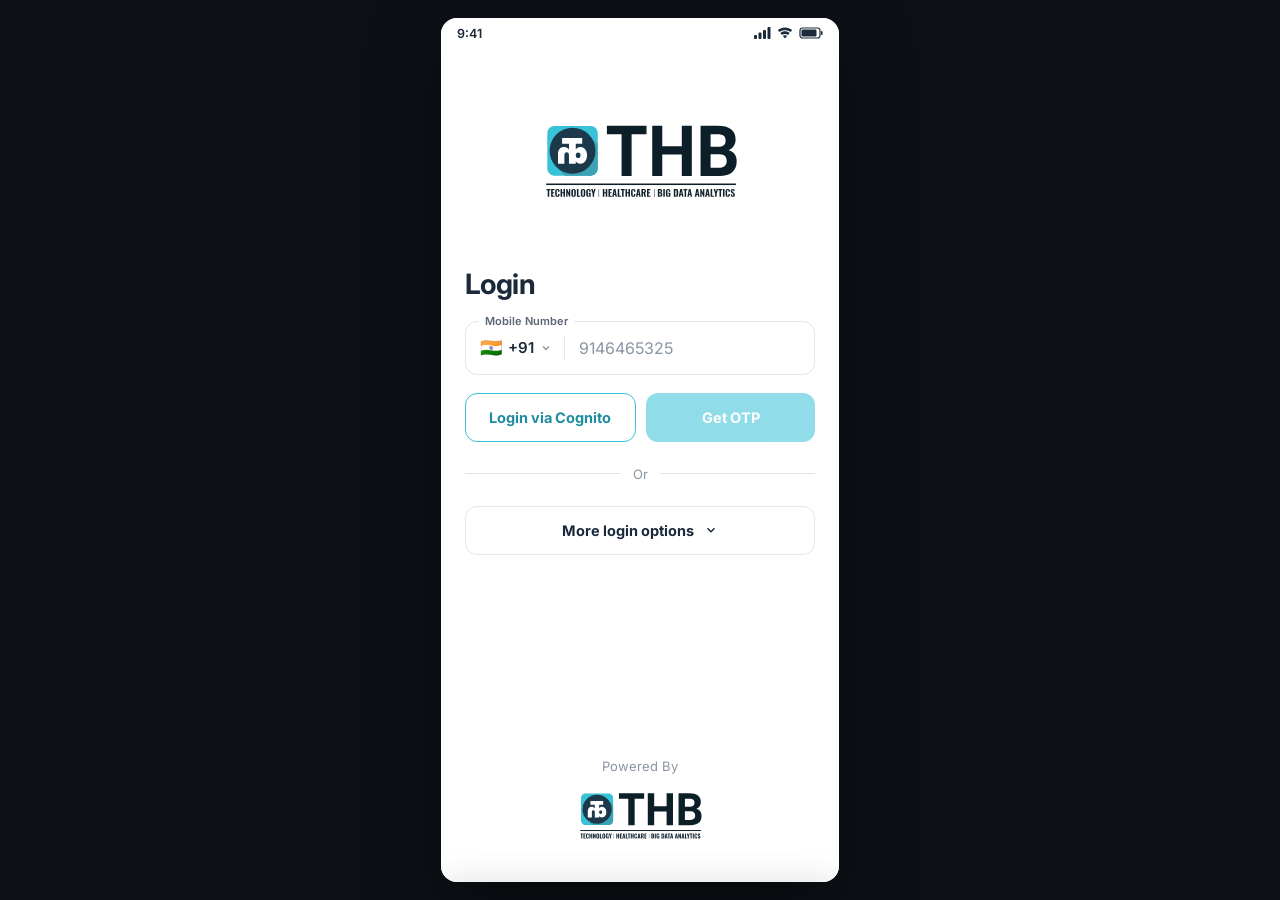
<file: index.html>
<!DOCTYPE html>
<html lang="en">
<head>
<meta charset="UTF-8">
<title>Roche SFA</title>
<meta http-equiv="refresh" content="0; url=/login">
<script>location.replace('/login');</script>
</head>
<body></body>
</html>
</file>
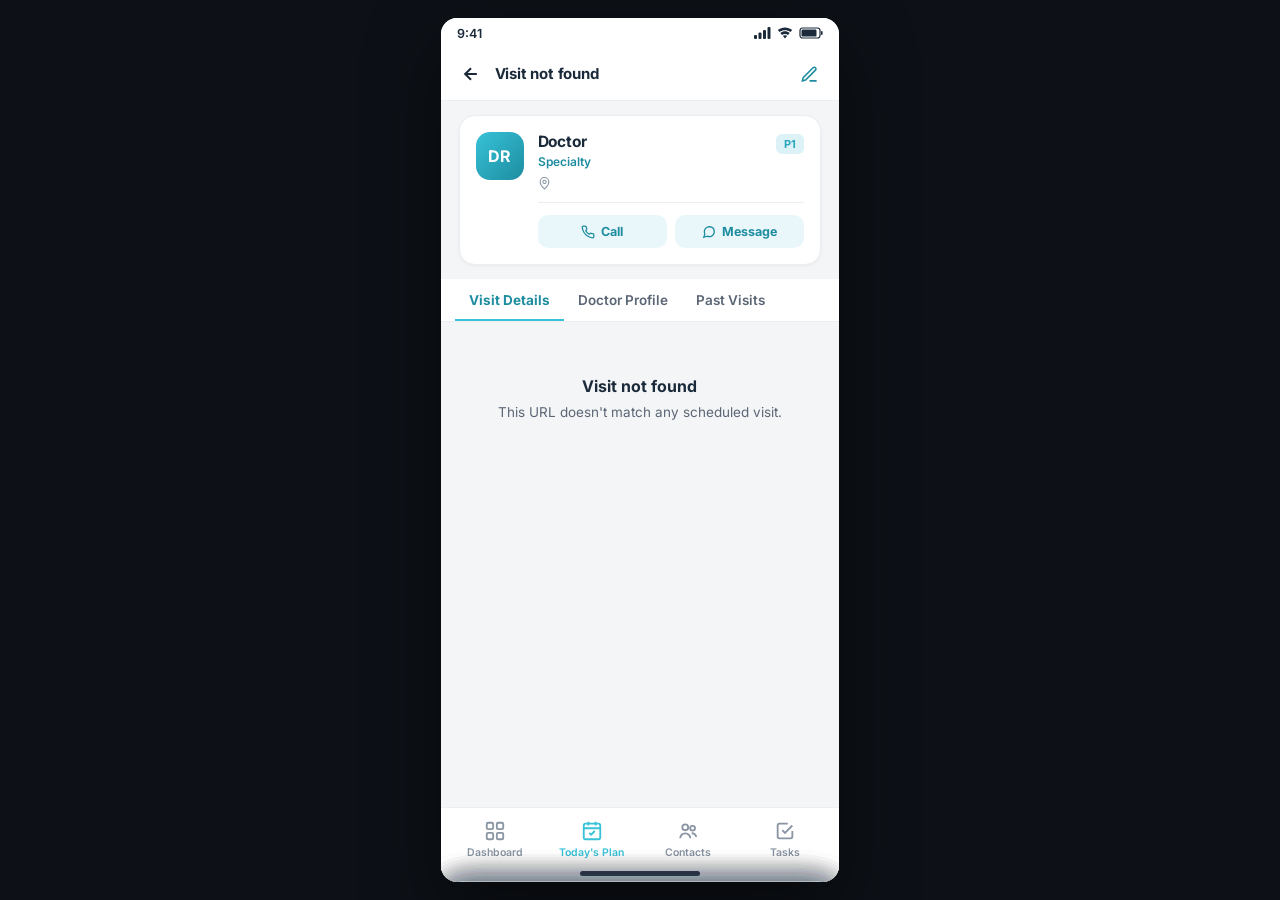
<file: beat-plan/index.html>
<!DOCTYPE html>
<html lang="en">
<head>
<meta charset="UTF-8"/>
<meta name="viewport" content="width=device-width,initial-scale=1.0,maximum-scale=1.0,user-scalable=no"/>
<title>Today's Plan · Roche SFA</title>
<link rel="preconnect" href="https://fonts.googleapis.com">
<link rel="preconnect" href="https://fonts.gstatic.com" crossorigin>
<link href="https://fonts.googleapis.com/css2?family=Inter:wght@400;600;700&display=swap" rel="stylesheet">
<link rel="stylesheet" href="/assets/styles.css">
</head>
<body>
<div class="device" id="device">
  <div class="stage">

    <!-- LIST view -->
    <div class="screen-view" id="view-list">
      <div class="appheader">
        <div class="header-row">
          <h1 class="page-title">Today's plan</h1>
          <div class="avatar" onclick="location.href='/profile'">RH</div>
        </div>
      </div>
      <div class="plan-date-bar">
        <div class="plan-date-btn">
          <svg width="15" height="15" viewBox="0 0 24 24" fill="none" stroke="currentColor" stroke-width="2"><rect x="3" y="4" width="18" height="17" rx="2"/><path d="M3 9h18M8 2v4M16 2v4"/></svg>
          <span id="plan-date-label">Tue, 16 Jun 2026</span>
          <svg class="chev" width="13" height="13" viewBox="0 0 24 24" fill="none" stroke="currentColor" stroke-width="2.5"><path d="M6 9l6 6 6-6"/></svg>
          <input type="date" id="plan-date-input" value="2026-06-16" max="2026-06-16" onchange="onPlanDateChange(event)">
        </div>
        <button class="plan-reopt-btn" onclick="openReoptSheet()" title="Re-optimise tomorrow onwards">
          <svg width="13" height="13" viewBox="0 0 24 24" fill="currentColor"><path d="M12 2l2.4 6.6L21 11l-6.6 2.4L12 20l-2.4-6.6L3 11l6.6-2.4L12 2z"/></svg>
          Re-optimise
        </button>
      </div>
      <div class="plan-statusbar" id="plan-statusbar"></div>
      <div class="plan-toolbar">
        <span class="count" id="plan-count">— visits</span>
        <div class="tools">
          <div class="view-toggle" role="tablist" aria-label="Switch view">
            <button id="vt-list" class="view-toggle-btn sel" onclick="setPlanView('list')" aria-pressed="true" aria-label="List view" title="List view">
              <svg width="15" height="15" viewBox="0 0 24 24" fill="none" stroke="currentColor" stroke-width="2.2"><path d="M8 6h13M8 12h13M8 18h13M3 6h.01M3 12h.01M3 18h.01"/></svg>
            </button>
            <button id="vt-map" class="view-toggle-btn" onclick="setPlanView('map')" aria-pressed="false" aria-label="Map view" title="Map view">
              <svg width="15" height="15" viewBox="0 0 24 24" fill="none" stroke="currentColor" stroke-width="2.2"><path d="M1 6l7-3 8 3 7-3v15l-7 3-8-3-7 3z"/><path d="M8 3v18M16 6v18"/></svg>
            </button>
          </div>
          <span class="tool-sep" aria-hidden="true"></span>
          <button class="iconbtn ghost" onclick="openSheet('plan-sort')" aria-label="Sort" title="Sort"><svg width="16" height="16" viewBox="0 0 24 24" fill="none" stroke="currentColor" stroke-width="2"><path d="M3 6h12M3 12h9M3 18h6M17 7v12M17 19l3-3M17 19l-3-3"/></svg></button>
          <button class="iconbtn ghost" onclick="openSheet('plan-filter')" aria-label="Filter" title="Filter"><svg width="16" height="16" viewBox="0 0 24 24" fill="none" stroke="currentColor" stroke-width="2"><path d="M3 5h18l-7 8v6l-4 2v-8z"/></svg></button>
        </div>
      </div>
      <div class="screen">
        <div class="pad" id="plan-list" style="padding-top:6px;"></div>
        <div class="pad" id="plan-map" style="padding-top:6px;display:none;"></div>
      </div>
    </div>

    <!-- DETAIL view -->
    <div class="screen-view" id="view-detail">
      <div class="vd-topbar">
        <a class="vd-back" href="/beat-plan" onclick="event.preventDefault();bucketGo('/beat-plan');">
          <svg width="20" height="20" viewBox="0 0 24 24" fill="none" stroke="currentColor" stroke-width="2.5"><path d="M19 12H5M12 5l-7 7 7 7"/></svg>
        </a>
        <div class="vd-topbar-title">
          <div class="vd-visit-id" id="vd-visit-id">Visit</div>
          <div class="vd-follow-up" id="vd-follow-up"></div>
        </div>
        <button class="vd-edit-btn" id="vd-edit-btn" onclick="openUpdateVisit()" aria-label="Update visit">
          <svg width="19" height="19" viewBox="0 0 24 24" fill="none" stroke="currentColor" stroke-width="2"><path d="M12 20h9"/><path d="M16.5 3.5a2.121 2.121 0 0 1 3 3L7 19l-4 1 1-4L16.5 3.5z"/></svg>
        </button>
      </div>
      <div class="screen"><div style="padding:0 0 100px;">
        <div class="vd-hero-wrap">
          <div class="vd-hero">
            <div class="vd-hero-avatar" id="vd-hero-avatar">DR</div>
            <div class="vd-hero-body">
              <div class="vd-hero-top">
                <div style="min-width:0;flex:1;">
                  <div class="vd-hero-name" id="vd-hero-name">Doctor</div>
                  <div class="vd-hero-spec" id="vd-hero-spec">Specialty</div>
                </div>
                <span class="badge tier1" id="vd-hero-tier" style="margin-top:2px;">P1</span>
              </div>
              <div class="vd-hero-clinic">
                <svg width="13" height="13" viewBox="0 0 24 24" fill="none" stroke="currentColor" stroke-width="2"><path d="M12 22s-8-7-8-13a8 8 0 0 1 16 0c0 6-8 13-8 13z"/><circle cx="12" cy="9" r="3"/></svg>
                <span class="ct" id="vd-hero-clinic"></span>
              </div>
              <div class="vd-hero-actions">
                <a class="vd-hero-action" id="vd-call-btn" href="#" onclick="onCallDoctor(event)">
                  <svg width="14" height="14" viewBox="0 0 24 24" fill="none" stroke="currentColor" stroke-width="2.2"><path d="M22 16.92v3a2 2 0 0 1-2.18 2 19.79 19.79 0 0 1-8.63-3.07 19.5 19.5 0 0 1-6-6 19.79 19.79 0 0 1-3.07-8.67A2 2 0 0 1 4.11 2h3a2 2 0 0 1 2 1.72 12.84 12.84 0 0 0 .7 2.81 2 2 0 0 1-.45 2.11L8.09 9.91a16 16 0 0 0 6 6l1.27-1.27a2 2 0 0 1 2.11-.45 12.84 12.84 0 0 0 2.81.7A2 2 0 0 1 22 16.92z"/></svg>
                  Call
                </a>
                <button class="vd-hero-action" onclick="openMessageSheet()">
                  <svg width="14" height="14" viewBox="0 0 24 24" fill="none" stroke="currentColor" stroke-width="2.2"><path d="M21 11.5a8.38 8.38 0 0 1-.9 3.8 8.5 8.5 0 0 1-7.6 4.7 8.38 8.38 0 0 1-3.8-.9L3 21l1.9-5.7a8.38 8.38 0 0 1-.9-3.8 8.5 8.5 0 0 1 4.7-7.6 8.38 8.38 0 0 1 3.8-.9h.5a8.48 8.48 0 0 1 8 8v.5z"/></svg>
                  Message
                </button>
              </div>
            </div>
          </div>
        </div>
        <div class="vd-tabbar" id="vd-tabbar">
          <button class="vd-tab active" onclick="setVDTab(0)">Visit Details</button>
          <button class="vd-tab" onclick="setVDTab(1)">Doctor Profile</button>
          <button class="vd-tab" onclick="setVDTab(2)">Past Visits</button>
        </div>
        <div style="padding:0 18px 32px;" id="vd-content"></div>
      </div></div>
      <div class="vd-footer" id="vd-footer">
        <button class="btn btn-primary" id="vd-footer-cta" style="flex:1;padding:14px;font-size:var(--f-sub);"></button>
      </div>
    </div>

  </div>

  <!-- Pre-visit tips sheet -->
  <div class="sheet-backdrop" id="tips-backdrop" onclick="closeSheet('tips')"></div>
  <div class="bottom-sheet" id="tips-sheet">
    <div class="sheet-handle"></div>
    <div class="sheet-header">
      <div>
        <div class="sheet-title">Pre-visit briefing</div>
        <div class="tips-doc-name" id="tips-doc-name">Doctor</div>
      </div>
      <button class="sheet-close" onclick="closeSheet('tips')"><svg width="14" height="14" viewBox="0 0 24 24" fill="none" stroke="currentColor" stroke-width="2.5"><path d="M18 6L6 18M6 6l12 12"/></svg></button>
    </div>
    <div id="tips-list"></div>
  </div>

  <!-- Check-out sheet -->
  <div class="sheet-backdrop" id="checkout-backdrop" onclick="closeSheet('checkout')"></div>
  <div class="bottom-sheet" id="checkout-sheet">
    <div class="sheet-handle"></div>
    <div class="sheet-header">
      <span class="sheet-title">Check out</span>
      <button class="sheet-close" onclick="closeSheet('checkout')"><svg width="14" height="14" viewBox="0 0 24 24" fill="none" stroke="currentColor" stroke-width="2.5"><path d="M18 6L6 18M6 6l12 12"/></svg></button>
    </div>
    <div class="co-doctor-block">
      <div class="co-doctor-name" id="co-doc-name">Doctor</div>
      <div class="co-doctor-meta" id="co-doc-meta">Specialty · Clinic</div>
    </div>
    <div class="map-mock" aria-hidden="true">
      <div class="park"></div>
      <div class="pin-wrap">
        <div class="pin-pulse"></div>
        <svg class="pin" viewBox="0 0 24 32" fill="currentColor"><path d="M12 0C5.4 0 0 5.4 0 12c0 8.4 12 20 12 20s12-11.6 12-20C24 5.4 18.6 0 12 0z"/><circle cx="12" cy="12" r="5" fill="#fff"/></svg>
      </div>
      <div class="map-acc"><span class="dot"></span>Live · ~8m accuracy</div>
    </div>
    <div class="co-section">
      <label class="tke-label">Location (geo-tagged) <span class="req" style="color:var(--red)">*</span></label>
      <select class="tke-select" id="co-location">
        <option value="">Select location</option>
      </select>
      <div style="font-size:11px;color:var(--green);font-weight:600;margin-top:6px;display:inline-flex;align-items:center;gap:4px;">
        <svg width="11" height="11" viewBox="0 0 24 24" fill="none" stroke="currentColor" stroke-width="2.5"><path d="M5 12l5 5L20 7"/></svg>
        Detected location matches the scheduled clinic
      </div>
    </div>
    <div class="co-section">
      <label class="tke-label">Check-out time</label>
      <div class="co-readonly-wrap">
        <input class="tke-input co-readonly" id="co-time" readonly>
      </div>
    </div>
    <div class="co-section">
      <label class="tke-label">Product detailed <span class="req" style="color:var(--red)">*</span></label>
      <select class="tke-select" id="co-product">
        <option value="">Select product</option>
      </select>
    </div>
    <div class="co-section">
      <label class="tke-label">Visit outcome <span class="req" style="color:var(--red)">*</span></label>
      <select class="tke-select" id="co-outcome">
        <option value="">Select outcome</option>
        <option>Positive</option>
        <option>Negative</option>
        <option>Neutral</option>
        <option>Incomplete</option>
      </select>
    </div>
    <div class="co-section">
      <label class="tke-label">Materials shared</label>
      <div class="sf-chips" id="co-materials"></div>
    </div>
    <div class="co-section">
      <label class="tke-label">Samples dropped</label>
      <div class="sf-chips" id="co-samples"></div>
    </div>
    <div class="co-section">
      <label class="tke-label">Doctor engagement</label>
      <div class="sf-chips" id="co-engagement"></div>
    </div>
    <div class="co-section">
      <label class="tke-label">Recommended next visit</label>
      <select class="tke-select" id="co-followup">
        <option value="">Select cadence</option>
        <option>Within 3 days</option>
        <option>Within 1 week</option>
        <option>Within 2 weeks</option>
        <option>Within a month</option>
        <option>No follow-up needed</option>
      </select>
    </div>
    <div class="co-section">
      <label class="tke-label">Next action</label>
      <textarea class="tke-textarea" id="co-action" maxlength="500" placeholder="What's the next step you committed to?" oninput="updateActionCounter()"></textarea>
      <span class="co-counter" id="co-counter">0 / 500</span>
    </div>
    <div class="sheet-footer">
      <button class="btn secondary" onclick="closeSheet('checkout')">Cancel</button>
      <button class="btn btn-primary" onclick="submitCheckout()">Complete visit</button>
    </div>
  </div>

  <!-- Check-out mode picker -->
  <div class="sheet-backdrop" id="comode-backdrop" onclick="closeSheet('comode')"></div>
  <div class="bottom-sheet" id="comode-sheet">
    <div class="sheet-handle"></div>
    <div class="sheet-header">
      <span class="sheet-title">How would you like to check out?</span>
      <button class="sheet-close" onclick="closeSheet('comode')"><svg width="14" height="14" viewBox="0 0 24 24" fill="none" stroke="currentColor" stroke-width="2.5"><path d="M18 6L6 18M6 6l12 12"/></svg></button>
    </div>
    <div class="co-mode-grid">
      <button class="co-mode-card" onclick="pickCheckoutMode('manual')">
        <span class="ic"><svg width="20" height="20" viewBox="0 0 24 24" fill="none" stroke="currentColor" stroke-width="2"><path d="M11 4H4a2 2 0 0 0-2 2v14a2 2 0 0 0 2 2h14a2 2 0 0 0 2-2v-7"/><path d="M18.5 2.5a2.12 2.12 0 0 1 3 3L12 15l-4 1 1-4 9.5-9.5z"/></svg></span>
        <div class="co-mode-card-body">
          <div class="co-mode-card-t">Fill in the form</div>
          <div class="co-mode-card-s">Pick the outcome and type your notes yourself.</div>
        </div>
        <svg class="co-mode-card-go" width="16" height="16" viewBox="0 0 24 24" fill="none" stroke="currentColor" stroke-width="2.2"><path d="M9 6l6 6-6 6"/></svg>
      </button>
      <button class="co-mode-card ai" onclick="pickCheckoutMode('voice')">
        <span class="ic"><svg width="20" height="20" viewBox="0 0 24 24" fill="none" stroke="currentColor" stroke-width="2"><rect x="9" y="2" width="6" height="13" rx="3"/><path d="M5 11a7 7 0 0 0 14 0M12 18v4M8 22h8"/></svg></span>
        <div class="co-mode-card-body">
          <div class="co-mode-card-t">Speak to fill <span class="co-mode-card-tag">AI</span></div>
          <div class="co-mode-card-s">Dictate the wrap-up — AI fills the form for you to review.</div>
        </div>
        <svg class="co-mode-card-go" width="16" height="16" viewBox="0 0 24 24" fill="none" stroke="currentColor" stroke-width="2.2"><path d="M9 6l6 6-6 6"/></svg>
      </button>
    </div>
  </div>

  <!-- Voice dictation sheet -->
  <div class="sheet-backdrop" id="voice-backdrop" onclick="closeSheet('voice')"></div>
  <div class="bottom-sheet" id="voice-sheet">
    <div class="sheet-handle"></div>
    <div class="sheet-header">
      <div>
        <span class="vc-ai-tag">
          <svg width="9" height="9" viewBox="0 0 24 24" fill="currentColor"><path d="M12 2l2.4 6.6L21 11l-6.6 2.4L12 20l-2.4-6.6L3 11l6.6-2.4L12 2z"/></svg>
          AI dictation
        </span>
        <div class="sheet-title">Speak to fill check-out</div>
        <div class="msg-doctor-line" id="vc-doc-name">Doctor</div>
      </div>
      <button class="sheet-close" onclick="closeSheet('voice')"><svg width="14" height="14" viewBox="0 0 24 24" fill="none" stroke="currentColor" stroke-width="2.5"><path d="M18 6L6 18M6 6l12 12"/></svg></button>
    </div>
    <div class="vc-mic-wrap">
      <button class="vc-mic" id="vc-mic" onclick="toggleVoiceRec()">
        <svg width="34" height="34" viewBox="0 0 24 24" fill="none" stroke="currentColor" stroke-width="2"><rect x="9" y="2" width="6" height="13" rx="3"/><path d="M5 11a7 7 0 0 0 14 0M12 18v4M8 22h8"/></svg>
      </button>
      <div class="vc-status" id="vc-status">Tap the mic to start</div>
    </div>
    <div class="vc-transcript" id="vc-transcript"></div>
    <div class="sheet-footer">
      <button class="btn secondary" onclick="closeSheet('voice')">Cancel</button>
      <button class="btn btn-primary" id="vc-done" onclick="processVoice()" disabled style="opacity:.55;">Review &amp; submit</button>
    </div>
  </div>

  <!-- Message templates sheet -->
  <div class="sheet-backdrop" id="msg-backdrop" onclick="closeSheet('msg')"></div>
  <div class="bottom-sheet" id="msg-sheet">
    <div class="sheet-handle"></div>
    <div class="sheet-header">
      <div>
        <span class="sheet-title">Send a message</span>
        <div class="msg-doctor-line" id="msg-doc-name">Doctor</div>
      </div>
      <button class="sheet-close" onclick="closeSheet('msg')"><svg width="14" height="14" viewBox="0 0 24 24" fill="none" stroke="currentColor" stroke-width="2.5"><path d="M18 6L6 18M6 6l12 12"/></svg></button>
    </div>
    <div class="msg-channels" id="msg-channels"></div>
    <div class="msg-tmpl-list" id="msg-tmpl-list"></div>
    <div class="sheet-footer">
      <button class="btn secondary" onclick="closeSheet('msg')">Cancel</button>
      <button class="btn btn-primary" id="msg-send" onclick="sendMessage()" disabled style="opacity:.55;">Send</button>
    </div>
  </div>

  <!-- Re-optimise beat plan sheet -->
  <div class="sheet-backdrop" id="reopt-backdrop" onclick="closeSheet('reopt')"></div>
  <div class="bottom-sheet" id="reopt-sheet">
    <div class="sheet-handle"></div>
    <div class="sheet-header">
      <div>
        <span class="vc-ai-tag" style="display:inline-flex;align-items:center;gap:4px;font-size:9.5px;font-weight:800;letter-spacing:.4px;text-transform:uppercase;color:var(--teal-deep);background:var(--teal-tint);padding:3px 7px;border-radius:999px;">
          <svg width="9" height="9" viewBox="0 0 24 24" fill="currentColor"><path d="M12 2l2.4 6.6L21 11l-6.6 2.4L12 20l-2.4-6.6L3 11l6.6-2.4L12 2z"/></svg>
          AI re-planner
        </span>
        <div class="sheet-title">Re-optimise beat plan</div>
        <div class="msg-doctor-line">From <strong>Wed, 17 Jun 2026</strong> onwards</div>
      </div>
      <button class="sheet-close" onclick="closeSheet('reopt')"><svg width="14" height="14" viewBox="0 0 24 24" fill="none" stroke="currentColor" stroke-width="2.5"><path d="M18 6L6 18M6 6l12 12"/></svg></button>
    </div>
    <div class="ropt-section">
      <label class="tke-label">Optimisation criterion <span class="req" style="color:var(--red)">*</span></label>
      <div class="ropt-radio-list">
        <label class="ropt-radio sel" data-val="route">
          <input type="radio" name="ropt-mode" value="route" checked onchange="onReoptModeChange()">
          <span class="ropt-radio-body">
            <span class="ropt-radio-t">Optimise for shortest route</span>
            <span class="ropt-radio-s">Minimise travel time and distance between visits.</span>
          </span>
          <span class="ropt-radio-mark"></span>
        </label>
        <label class="ropt-radio" data-val="brand">
          <input type="radio" name="ropt-mode" value="brand" onchange="onReoptModeChange()">
          <span class="ropt-radio-body">
            <span class="ropt-radio-t">Optimise for a selected brand</span>
            <span class="ropt-radio-s">Prioritise doctors most likely to prescribe a specific product.</span>
          </span>
          <span class="ropt-radio-mark"></span>
        </label>
      </div>
    </div>
    <div class="ropt-section" id="ropt-brand-field" style="display:none;">
      <label class="tke-label">Brand</label>
      <select class="tke-select" id="ropt-brand"></select>
    </div>
    <div class="sheet-footer">
      <button class="btn secondary" onclick="closeSheet('reopt')">Cancel</button>
      <button class="btn btn-primary" onclick="submitReopt()">Submit</button>
    </div>
  </div>

  <!-- Call mode picker -->
  <div class="sheet-backdrop" id="callmode-backdrop" onclick="closeSheet('callmode')"></div>
  <div class="bottom-sheet" id="callmode-sheet">
    <div class="sheet-handle"></div>
    <div class="sheet-header">
      <div>
        <span class="sheet-title">How would you like to call?</span>
        <div class="msg-doctor-line" id="callmode-doc-name">Doctor</div>
      </div>
      <button class="sheet-close" onclick="closeSheet('callmode')"><svg width="14" height="14" viewBox="0 0 24 24" fill="none" stroke="currentColor" stroke-width="2.5"><path d="M18 6L6 18M6 6l12 12"/></svg></button>
    </div>
    <div class="co-mode-grid">
      <button class="co-mode-card" onclick="placeCall('personal')">
        <span class="ic"><svg width="20" height="20" viewBox="0 0 24 24" fill="none" stroke="currentColor" stroke-width="2"><path d="M22 16.92v3a2 2 0 0 1-2.18 2 19.79 19.79 0 0 1-8.63-3.07 19.5 19.5 0 0 1-6-6 19.79 19.79 0 0 1-3.07-8.67A2 2 0 0 1 4.11 2h3a2 2 0 0 1 2 1.72 12.84 12.84 0 0 0 .7 2.81 2 2 0 0 1-.45 2.11L8.09 9.91a16 16 0 0 0 6 6l1.27-1.27a2 2 0 0 1 2.11-.45 12.84 12.84 0 0 0 2.81.7A2 2 0 0 1 22 16.92z"/></svg></span>
        <div class="co-mode-card-body">
          <div class="co-mode-card-t">Call via personal number</div>
          <div class="co-mode-card-s" id="callmode-personal-sub">Direct dial to the doctor's mobile.</div>
        </div>
        <svg class="co-mode-card-go" width="16" height="16" viewBox="0 0 24 24" fill="none" stroke="currentColor" stroke-width="2.2"><path d="M9 6l6 6-6 6"/></svg>
      </button>
      <button class="co-mode-card ai" onclick="placeCall('central')">
        <span class="ic"><svg width="20" height="20" viewBox="0 0 24 24" fill="none" stroke="currentColor" stroke-width="2"><rect x="3" y="4" width="18" height="16" rx="2"/><path d="M3 10h18M8 16h3M14 16h2"/></svg></span>
        <div class="co-mode-card-body">
          <div class="co-mode-card-t">Call via central line <span class="co-mode-card-tag">Recorded</span></div>
          <div class="co-mode-card-s">Routes through the Roche telephony bridge. Number stays private.</div>
        </div>
        <svg class="co-mode-card-go" width="16" height="16" viewBox="0 0 24 24" fill="none" stroke="currentColor" stroke-width="2.2"><path d="M9 6l6 6-6 6"/></svg>
      </button>
    </div>
  </div>

  <!-- Update Visit sheet -->
  <div class="sheet-backdrop" id="update-backdrop" onclick="closeSheet('update')"></div>
  <div class="bottom-sheet" id="update-sheet">
    <div class="sheet-handle"></div>
    <div class="sheet-header">
      <span class="sheet-title">Update visit time</span>
      <button class="sheet-close" onclick="closeSheet('update')"><svg width="14" height="14" viewBox="0 0 24 24" fill="none" stroke="currentColor" stroke-width="2.5"><path d="M18 6L6 18M6 6l12 12"/></svg></button>
    </div>
    <div class="co-doctor-block">
      <div class="co-doctor-name" id="uv-doc-name">Doctor</div>
      <div class="co-doctor-meta" id="uv-doc-meta">Specialty · Clinic</div>
    </div>
    <div class="uv-current">
      <div class="uv-current-lbl">Originally scheduled</div>
      <div class="uv-current-val" id="uv-orig-time">—</div>
    </div>
    <div class="co-section">
      <label class="tke-label">New visit time <span class="req" style="color:var(--red)">*</span></label>
      <input type="time" class="tke-input" id="uv-new-time" style="font-size:16px;">
    </div>
    <div class="co-section">
      <label class="tke-label">Reason for change <span class="req" style="color:var(--red)">*</span></label>
      <select class="tke-select" id="uv-reason">
        <option value="">Select a reason</option>
        <option>Doctor unavailable currently</option>
        <option>Dr. asked to reschedule today</option>
        <option>Dr. asked to reschedule to another day</option>
      </select>
    </div>
    <div class="sheet-footer">
      <button class="btn secondary" onclick="closeSheet('update')">Cancel</button>
      <button class="btn btn-primary" onclick="submitUpdateVisit()">Save changes</button>
    </div>
  </div>

  <!-- Sort sheet -->
  <div class="sheet-backdrop" id="plan-sort-backdrop" onclick="closeSheet('plan-sort')"></div>
  <div class="bottom-sheet" id="plan-sort-sheet">
    <div class="sheet-handle"></div>
    <div class="sheet-header">
      <span class="sheet-title">Sort visits by</span>
      <button class="sheet-close" onclick="closeSheet('plan-sort')"><svg width="14" height="14" viewBox="0 0 24 24" fill="none" stroke="currentColor" stroke-width="2.5"><path d="M18 6L6 18M6 6l12 12"/></svg></button>
    </div>
    <div class="sf-list" id="plan-sort-list"></div>
    <div class="sheet-footer">
      <button class="btn secondary" onclick="closeSheet('plan-sort')">Cancel</button>
      <button class="btn btn-primary" onclick="applyPlanSort()">Apply</button>
    </div>
  </div>

  <!-- Filter sheet -->
  <div class="sheet-backdrop" id="plan-filter-backdrop" onclick="closeSheet('plan-filter')"></div>
  <div class="bottom-sheet" id="plan-filter-sheet">
    <div class="sheet-handle"></div>
    <div class="sheet-header">
      <span class="sheet-title">Filters</span>
      <button class="sheet-close" onclick="closeSheet('plan-filter')"><svg width="14" height="14" viewBox="0 0 24 24" fill="none" stroke="currentColor" stroke-width="2.5"><path d="M18 6L6 18M6 6l12 12"/></svg></button>
    </div>
    <div class="sf-section">
      <div class="sf-section-h">Visit type</div>
      <div class="sf-chips" id="plan-filter-vt"></div>
    </div>
    <div class="sf-section">
      <div class="sf-section-h">Priority tier</div>
      <div class="sf-chips" id="plan-filter-prio"></div>
    </div>
    <div class="sheet-footer">
      <button class="btn secondary" onclick="resetPlanFilter()">Reset</button>
      <button class="btn btn-primary" onclick="applyPlanFilter()">Apply</button>
    </div>
  </div>
</div>

<script src="/assets/data.js"></script>
<script src="/assets/shell.js"></script>
<script>
initShell('plan');

const plan={
  offset:0,status:"All",tab:0,
  acc:{demo:true,recent:false,beh:false,topics:false},
  currentVisit:null,
  /* per-visit (keyed by slug) runtime overrides */
  overrides:{},
  sort:"time-asc",
  filter:{vt:[],prio:[]},
  sortDraft:"time-asc",
  filterDraft:{vt:[],prio:[]},
  checkoutSlug:null,
  view:"list",
  mapSelected:null,
};
const PLAN_TABS=[
  {k:"All",m:v=>true},
  {k:"Upcoming",m:v=>v.status==='up'},
  {k:"Active",m:v=>v.status==='waiting'||v.status==='active'},
  {k:"Completed",m:v=>v.status==='done'},
  {k:"Missed",m:v=>v.status==='miss'},
];
const SORT_OPTIONS=[
  {k:"time-asc", l:"Time — Earliest first", cmp:(a,b)=>timeOf(a)-timeOf(b)},
  {k:"time-desc",l:"Time — Latest first",   cmp:(a,b)=>timeOf(b)-timeOf(a)},
  {k:"prio",    l:"Priority (P1 first)",    cmp:(a,b)=>a.tier-b.tier || timeOf(a)-timeOf(b)},
  {k:"status",  l:"By status",              cmp:(a,b)=>{const o={waiting:0,up:1,done:2,miss:3};return (o[a.status]??9)-(o[b.status]??9);}},
];
function timeOf(v){const [h,m]=v.time.split(':').map(Number);return (v.ap==='PM'&&h!==12?h+12:v.ap==='AM'&&h===12?0:h)*60+m;}
function mergedVisit(v){
  const slug=slugify(v.doc);
  const o=plan.overrides[slug];
  return o?{...v,...o}:v;
}
function effectiveVisits(){return visitsForOffset(plan.offset).map(mergedVisit);}

/* ── LIST ── */
function onPlanDateChange(e){
  if(!e.target.value) return;
  const [y,m,d]=e.target.value.split('-').map(Number);
  const sel=new Date(y,m-1,d);
  const diffDays=Math.round((TODAY-sel)/86400000);
  plan.offset=-diffDays;
  const label=diffDays===0?`${DOW[sel.getDay()]}, ${fmtDateShort(sel)} ${sel.getFullYear()}`:fmtDate(sel);
  document.getElementById('plan-date-label').textContent=label;
  renderPlan();
}
function setPlanStatus(k){plan.status=k;renderPlan();}

function setPlanView(v){
  plan.view=v;
  document.getElementById('vt-list').classList.toggle('sel',v==='list');
  document.getElementById('vt-map').classList.toggle('sel',v==='map');
  document.getElementById('vt-list').setAttribute('aria-pressed',v==='list');
  document.getElementById('vt-map').setAttribute('aria-pressed',v==='map');
  document.getElementById('plan-list').style.display=v==='list'?'':'none';
  document.getElementById('plan-map').style.display=v==='map'?'':'none';
  renderPlan();
}

function activeVisitOf(all){
  if(plan.offset!==0) return null;
  return all.find(v=>v.status==='active'||v.status==='waiting')||null;
}
function activeVisitCardHTML(active){
  if(!active) return '';
  const slug=slugify(active.doc);
  const isPreCheckin=active.status==='active';
  const waitMins=active.waitMins||0;
  const tag=isPreCheckin
    ?`Active visit · ${waitMins}m wait at clinic`
    :`Checked in${active.checkedInAt?` · ${active.checkedInAt}`:''}`;
  const timeLine=`${active.time} ${active.ap}${active.dur?` · ${active.dur}`:''}`;
  const cta=isPreCheckin
    ? `<button class="vc-cta checkin" onclick="event.stopPropagation();event.preventDefault();doCheckIn('${slug}')">
         <svg width="11" height="11" viewBox="0 0 24 24" fill="none" stroke="currentColor" stroke-width="2.5"><path d="M5 12l5 5L20 7"/></svg>
         Check in
       </button>`
    : `<button class="vc-cta checkout" onclick="event.stopPropagation();event.preventDefault();openCheckoutMode('${slug}')">
         <svg width="11" height="11" viewBox="0 0 24 24" fill="none" stroke="currentColor" stroke-width="2.5"><path d="M9 21H5a2 2 0 0 1-2-2V5a2 2 0 0 1 2-2h4M16 17l5-5-5-5M21 12H9"/></svg>
         Check out
       </button>`;
  return `
    <a class="plan-active-card" href="/beat-plan/${slug}" onclick="event.preventDefault();bucketGo('/beat-plan/${slug}');">
      <div class="plan-active-head">
        <span class="plan-active-tag"><span class="pulse-dot"></span>${tag}</span>
        <span class="plan-active-time">${timeLine}</span>
      </div>
      <div class="plan-active-doc">${active.doc}</div>
      <div class="plan-active-meta">${active.spec} · ${active.clinic}</div>
      <div class="plan-active-foot">
        <span class="plan-active-vtype">${active.vt==='Video call'?SVG.video:SVG.person} ${active.vt}</span>
        ${cta}
      </div>
    </a>`;
}

/* Map view state — zoom + pan */
const MAP_Z={min:1,max:3,step:0.4};
let mapView={zoom:1,panX:0,panY:0};
function applyMapTransform(){
  const c=document.querySelector('.plan-map-canvas');
  if(!c) return;
  c.style.transform=`translate(${mapView.panX}px,${mapView.panY}px) scale(${mapView.zoom})`;
  const zo=document.getElementById('map-zoom-readout');
  if(zo) zo.textContent=Math.round(mapView.zoom*100)+'%';
  document.querySelectorAll('.plan-map-zoom button').forEach(b=>{
    if(b.dataset.act==='in') b.disabled=mapView.zoom>=MAP_Z.max-.001;
    if(b.dataset.act==='out') b.disabled=mapView.zoom<=MAP_Z.min+.001;
    if(b.dataset.act==='reset') b.disabled=mapView.zoom===1&&!mapView.panX&&!mapView.panY;
  });
}
function mapZoomIn(){ mapView.zoom=Math.min(MAP_Z.max,+(mapView.zoom+MAP_Z.step).toFixed(2)); applyMapTransform(); }
function mapZoomOut(){
  mapView.zoom=Math.max(MAP_Z.min,+(mapView.zoom-MAP_Z.step).toFixed(2));
  if(mapView.zoom<=1.001){mapView.panX=0;mapView.panY=0;}
  applyMapTransform();
}
function mapZoomReset(){ mapView={zoom:1,panX:0,panY:0}; applyMapTransform(); }

let _panStart=null;
function onMapPanStart(e){
  if(mapView.zoom<=1) return;
  const t=e.touches?e.touches[0]:e;
  _panStart={x:t.clientX,y:t.clientY,baseX:mapView.panX,baseY:mapView.panY,moved:false};
}
function onMapPanMove(e){
  if(!_panStart) return;
  const t=e.touches?e.touches[0]:e;
  const dx=t.clientX-_panStart.x, dy=t.clientY-_panStart.y;
  if(Math.abs(dx)+Math.abs(dy)>4) _panStart.moved=true;
  mapView.panX=_panStart.baseX+dx;
  mapView.panY=_panStart.baseY+dy;
  applyMapTransform();
  if(e.cancelable) e.preventDefault();
}
function onMapPanEnd(){ _panStart=null; }
function onMapWheel(e){
  e.preventDefault();
  if(e.deltaY<0) mapZoomIn(); else mapZoomOut();
}

/* SVG base map — roads, parks, water — scales with the canvas via preserveAspectRatio="none" */
const MAP_BASE_SVG=`
  <svg class="plan-map-bg" viewBox="0 0 100 100" preserveAspectRatio="none" aria-hidden="true">
    <defs>
      <linearGradient id="mapGrad" x1="0" y1="0" x2="1" y2="1">
        <stop offset="0%" stop-color="#EAF1F4"/>
        <stop offset="100%" stop-color="#D5E0E6"/>
      </linearGradient>
    </defs>
    <rect width="100" height="100" fill="url(#mapGrad)"/>
    <ellipse cx="18" cy="22" rx="13" ry="7" fill="#B9D5E3" opacity=".75"/>
    <ellipse cx="84" cy="72" rx="11" ry="6" fill="#B9D5E3" opacity=".7"/>
    <rect x="14" y="58" width="22" height="14" rx="3" fill="#BDD8B6" opacity=".7"/>
    <rect x="68" y="14" width="22" height="13" rx="3" fill="#BDD8B6" opacity=".65"/>
    <circle cx="36" cy="42" r="7" fill="#BDD8B6" opacity=".55"/>
    <circle cx="74" cy="54" r="5" fill="#BDD8B6" opacity=".5"/>
    <path d="M0 50 L100 50" stroke="#94A6B0" stroke-width="1.6" opacity=".7"/>
    <path d="M50 0 L50 100" stroke="#94A6B0" stroke-width="1.6" opacity=".7"/>
    <path d="M0 18 L100 28" stroke="#94A6B0" stroke-width="1" opacity=".5"/>
    <path d="M0 80 L100 72" stroke="#94A6B0" stroke-width="1" opacity=".5"/>
    <path d="M28 0 L22 100" stroke="#94A6B0" stroke-width="1" opacity=".5"/>
    <path d="M78 0 L82 100" stroke="#94A6B0" stroke-width="1" opacity=".5"/>
    <path d="M0 35 L100 35" stroke="#94A6B0" stroke-width=".5" opacity=".35"/>
    <path d="M0 65 L100 65" stroke="#94A6B0" stroke-width=".5" opacity=".35"/>
    <path d="M15 0 L15 100" stroke="#94A6B0" stroke-width=".5" opacity=".35"/>
    <path d="M40 0 L40 100" stroke="#94A6B0" stroke-width=".5" opacity=".35"/>
    <path d="M62 0 L62 100" stroke="#94A6B0" stroke-width=".5" opacity=".35"/>
    <path d="M88 0 L88 100" stroke="#94A6B0" stroke-width=".5" opacity=".35"/>
    <text x="6" y="8" font-family="Inter,sans-serif" font-size="3" fill="#6E7E89" font-weight="700">BENGALURU</text>
    <text x="34" y="76" font-family="Inter,sans-serif" font-size="2.6" fill="#6F8B6A" font-weight="600">Cubbon Park</text>
    <text x="70" y="80" font-family="Inter,sans-serif" font-size="2.6" fill="#6485A0" font-weight="600">Bellandur Lake</text>
  </svg>`;

function renderPlanMap(visits){
  const map=document.getElementById('plan-map');

  if(!visits.length){
    map.innerHTML='<div class="empty"><div class="ic"><svg width="22" height="22" viewBox="0 0 24 24" fill="none" stroke="currentColor" stroke-width="2"><path d="M1 6l7-3 8 3 7-3v15l-7 3-8-3-7 3z"/></svg></div><div class="et">No visits to plot</div><div class="ed">Switch filters or pick another day to see pins.</div></div>';
    return;
  }
  /* Stable visual ordering — pin numbers follow time order regardless of sort */
  const numbered=[...visits].sort((a,b)=>timeOf(a)-timeOf(b));
  const pinIdx={};numbered.forEach((v,i)=>{pinIdx[slugify(v.doc)]=i+1;});
  const selSlug=plan.mapSelected;
  const sel=visits.find(v=>slugify(v.doc)===selSlug)||numbered.find(v=>v.status==='active'||v.status==='waiting')||numbered[0];

  const pins=visits.map(v=>{
    const slug=slugify(v.doc);
    const cls=(v.status==='waiting'||v.status==='active')?'wait':v.status;
    const isSel=slug===slugify(sel.doc);
    const shortDoc=v.doc.replace(/^Dr\.?\s*/,'').split(' ').slice(0,2).join(' ');
    return `<button class="plan-pin ${cls} ${isSel?'sel':''}" style="left:${v.mx}%;top:${v.my}%;" onclick="onMapPinClick(event,'${slug}')" title="${v.doc} · ${v.time} ${v.ap}">
      <span class="plan-pin-num">${pinIdx[slug]}</span>
      <span class="plan-pin-label">${v.time} ${v.ap} · ${shortDoc}</span>
    </button>`;
  }).join('');

  const selSlugFinal=slugify(sel.doc);
  const selCls=(sel.status==='waiting'||sel.status==='active')?'wait':sel.status;
  const selLabel=sel.status==='active'?`Active · ${sel.waitMins||0}m wait`:sel.status==='waiting'?'Checked in':STATUS_LABEL[sel.status];
  map.innerHTML=`
    <div class="plan-map-wrap" id="plan-map-wrap"
      onmousedown="onMapPanStart(event)" onmousemove="onMapPanMove(event)" onmouseup="onMapPanEnd()" onmouseleave="onMapPanEnd()"
      ontouchstart="onMapPanStart(event)" ontouchmove="onMapPanMove(event)" ontouchend="onMapPanEnd()"
      onwheel="onMapWheel(event)">
      <div class="plan-map-canvas" id="plan-map-canvas">
        ${MAP_BASE_SVG}
        <div class="plan-map-pins">${pins}</div>
      </div>
      <div class="plan-map-zoom">
        <button data-act="in" onclick="mapZoomIn()" aria-label="Zoom in">
          <svg width="14" height="14" viewBox="0 0 24 24" fill="none" stroke="currentColor" stroke-width="2.6"><path d="M12 5v14M5 12h14"/></svg>
        </button>
        <span class="plan-map-zoom-r" id="map-zoom-readout">100%</span>
        <button data-act="out" onclick="mapZoomOut()" aria-label="Zoom out">
          <svg width="14" height="14" viewBox="0 0 24 24" fill="none" stroke="currentColor" stroke-width="2.6"><path d="M5 12h14"/></svg>
        </button>
        <button data-act="reset" onclick="mapZoomReset()" aria-label="Reset view" title="Reset view">
          <svg width="13" height="13" viewBox="0 0 24 24" fill="none" stroke="currentColor" stroke-width="2.4"><path d="M3 12a9 9 0 1 0 3-6.7"/><path d="M3 4v5h5"/></svg>
        </button>
      </div>
      <div class="plan-map-legend">
        <div class="lg-row"><span class="lg-sw up"></span>Upcoming</div>
        <div class="lg-row"><span class="lg-sw wait"></span>Active</div>
        <div class="lg-row"><span class="lg-sw done"></span>Completed</div>
        <div class="lg-row"><span class="lg-sw miss"></span>Missed</div>
      </div>
      <div class="plan-map-hint">${visits.length} visit${visits.length!==1?'s':''} mapped · scroll / pinch to zoom</div>
    </div>
    <a class="plan-map-card ${selCls}" href="/beat-plan/${selSlugFinal}" onclick="event.preventDefault();bucketGo('/beat-plan/${selSlugFinal}');">
      <div class="plan-map-card-head">
        <span class="plan-map-card-pin ${selCls}">${pinIdx[selSlugFinal]}</span>
        <div style="min-width:0;flex:1;">
          <div class="plan-map-card-doc">${sel.doc}</div>
          <div class="plan-map-card-meta">${sel.time} ${sel.ap} · ${sel.dur} · ${sel.spec}</div>
        </div>
        <span class="plan-map-card-status ${selCls}">${selLabel}</span>
      </div>
      <div class="plan-map-card-clinic">
        <svg width="12" height="12" viewBox="0 0 24 24" fill="none" stroke="currentColor" stroke-width="2"><path d="M12 22s-8-7-8-13a8 8 0 0 1 16 0c0 6-8 13-8 13z"/><circle cx="12" cy="9" r="3"/></svg>
        ${sel.clinic}
      </div>
      <div class="plan-map-card-hint">Tap card to open · tap any pin to preview</div>
    </a>`;
  applyMapTransform();
}
function onMapPinClick(ev,slug){
  ev.stopPropagation();
  /* Suppress click that ended a pan-drag */
  if(_panStart&&_panStart.moved) return;
  selectMapPin(slug);
}
function selectMapPin(slug){ plan.mapSelected=slug; renderPlan(); }

function renderPlan(){
  const all=effectiveVisits();
  const counts={};PLAN_TABS.forEach(t=>{counts[t.k]=all.filter(t.m).length;});
  document.getElementById('plan-statusbar').innerHTML=PLAN_TABS.map(t=>`
    <button class="plan-stat-chip ${plan.status===t.k?'sel':''}" onclick="setPlanStatus('${t.k}')">
      ${t.k}<span class="ct">${counts[t.k]}</span>
    </button>`).join('');

  const tab=PLAN_TABS.find(t=>t.k===plan.status);
  let visits=all.filter(tab.m);
  if(plan.filter.vt.length) visits=visits.filter(v=>plan.filter.vt.includes(v.vt));
  if(plan.filter.prio.length) visits=visits.filter(v=>plan.filter.prio.includes('P'+v.tier));
  const sortOpt=SORT_OPTIONS.find(s=>s.k===plan.sort);
  if(sortOpt) visits=[...visits].sort(sortOpt.cmp);

  const dateLabel=plan.offset===0?'Today':(()=>{const d=new Date(TODAY);d.setDate(TODAY.getDate()+plan.offset);return fmtDateShort(d);})();
  document.getElementById('plan-count').textContent=`${visits.length} visit${visits.length!==1?'s':''} · ${dateLabel}`;

  const active=activeVisitOf(all);
  const activeSlug=active?slugify(active.doc):null;
  const activeHTML=activeVisitCardHTML(active);
  /* When the active visit is shown as a hero card, exclude it from the list to avoid duplication.
     The user can still find it via the "Waiting" tab — it stays visible above the list. */
  const listVisits=activeSlug?visits.filter(v=>slugify(v.doc)!==activeSlug):visits;

  renderPlanMap(visits);

  const list=document.getElementById('plan-list');
  if(!listVisits.length){
    list.innerHTML=activeHTML+(active
      ?`<div class="empty"><div class="ic"><svg width="22" height="22" viewBox="0 0 24 24" fill="none" stroke="currentColor" stroke-width="2"><path d="M5 12l5 5L20 7"/></svg></div><div class="et">Active visit is shown above</div><div class="ed">No other visits match this filter.</div></div>`
      :`<div class="empty"><div class="ic"><svg width="22" height="22" viewBox="0 0 24 24" fill="none" stroke="currentColor" stroke-width="2"><rect x="3" y="4" width="18" height="17" rx="2"/><path d="M3 9h18M8 2v4M16 2v4"/></svg></div><div class="et">No visits match</div><div class="ed">Adjust the status, sort, or filter to see what else is here.</div></div>`);
    return;
  }
  const listHTML=listVisits.map(v=>{
    const slug=slugify(v.doc);
    const isActive=v.status==='active';
    const isWaiting=v.status==='waiting';
    const isMiss=v.status==='miss';
    const isDone=v.status==='done';
    const isUp=v.status==='up';
    const vtIcon=v.vt==='Video call'?SVG.video:SVG.person;
    const autoPill=isWaiting&&v.autoCheckedIn?`<span class="vc-auto-pill"><svg width="9" height="9" viewBox="0 0 24 24" fill="none" stroke="currentColor" stroke-width="2.5"><path d="M12 22s-8-7-8-13a8 8 0 0 1 16 0c0 6-8 13-8 13z"/><circle cx="12" cy="9" r="3"/></svg>Auto</span>`:'';
    const statusBadge=(isWaiting||isActive)
      ?`<span class="vc-wait-badge"><svg width="11" height="11" viewBox="0 0 24 24" fill="none" stroke="currentColor" stroke-width="2.5"><circle cx="12" cy="12" r="9"/><path d="M12 7v5l3 2"/></svg>${v.waitMins||0}m wait</span>${autoPill}`
      :`<span class="pill ${STATUS_CLASS[v.status]} vc-status-pill">${STATUS_LABEL[v.status]}</span>`;
    let actions='';
    if(!isMiss) actions+=`<button class="vc-tips-btn" onclick="event.stopPropagation();event.preventDefault();openTipsSheet('${v.doc.replace(/'/g,"\\'")}')">${SVG.bulb} Tips</button>`;
    if(isUp||isActive) actions+=`<button class="vc-cta checkin" onclick="event.stopPropagation();event.preventDefault();doCheckIn('${slug}')"><svg width="11" height="11" viewBox="0 0 24 24" fill="none" stroke="currentColor" stroke-width="2.5"><path d="M5 12l5 5L20 7"/></svg>Check in</button>`;
    if(isWaiting) actions+=`<button class="vc-cta checkout" onclick="event.stopPropagation();event.preventDefault();openCheckoutMode('${slug}')"><svg width="11" height="11" viewBox="0 0 24 24" fill="none" stroke="currentColor" stroke-width="2.5"><path d="M9 21H5a2 2 0 0 1-2-2V5a2 2 0 0 1 2-2h4M16 17l5-5-5-5M21 12H9"/></svg>Check out</button>`;
    if(isDone&&v.outcome) actions+=`<span class="vc-outcome ${outcomeClass(v.outcome)}"><svg width="11" height="11" viewBox="0 0 24 24" fill="none" stroke="currentColor" stroke-width="2.5"><path d="M20 6L9 17l-5-5"/></svg>${v.outcome}</span>`;
    const durSpan=isDone&&v.dur?`<span class="vc-dur">· ${v.dur}</span>`:'';
    return `<a class="vc ${isWaiting||isActive?'is-waiting':''}" href="/beat-plan/${slug}" onclick="event.preventDefault();bucketGo('/beat-plan/${slug}');">
      <div class="vc-top">
        <span class="vc-time-wrap"><span class="vc-time">${v.time}</span><span class="vc-ap">${v.ap}</span>${durSpan}</span>
        <span style="display:inline-flex;align-items:center;gap:0;">${statusBadge}</span>
      </div>
      <div class="vc-body">
        <div class="vc-name">${v.doc}${v.rescheduledFrom?`<span class="vc-resched-tag"><svg width="9" height="9" viewBox="0 0 24 24" fill="none" stroke="currentColor" stroke-width="2.5"><path d="M21 12a9 9 0 1 1-3.18-6.87"/><path d="M21 4v5h-5"/></svg>Rescheduled</span>`:''}</div>
        <div class="vc-sub"><span class="sp">${v.spec}</span><span class="dot-sep">·</span><span class="cl">${v.clinic}</span></div>
      </div>
      <div class="vc-foot">
        <span class="vc-vtype">${vtIcon} ${v.vt}</span>
        <span class="vc-foot-actions">${actions}</span>
      </div>
    </a>`;
  }).join('');
  const restLabel=active?`<div class="plan-rest-h">Rest of today · ${listVisits.length}</div>`:'';
  list.innerHTML=activeHTML+restLabel+listHTML+(plan.offset===0?backupPlanHTML():'');
}

/* Backup plan — two on-standby doctors shown at the bottom of today's list, so the rep has
   a quick fallback if a scheduled visit cancels. Tap → opens contacts detail. */
function backupPlanHTML(){
  if(!Array.isArray(BACKUP_VISITS)||!BACKUP_VISITS.length) return '';
  return `
    <div class="plan-backup-block">
      <div class="plan-backup-h">
        <span class="plan-backup-h-icon"><svg width="13" height="13" viewBox="0 0 24 24" fill="none" stroke="currentColor" stroke-width="2"><path d="M12 2v20M2 12h20"/></svg></span>
        <div>
          <div class="plan-backup-h-t">Backup plan · 2 doctors</div>
          <div class="plan-backup-h-s">In case one of today's visits cancels</div>
        </div>
      </div>
      ${BACKUP_VISITS.map(b=>{
        const vtIcon=b.vt==='Video call'?SVG.video:SVG.person;
        return `<div class="plan-backup-card">
          <div class="plan-backup-top">
            <span class="plan-backup-window"><svg width="11" height="11" viewBox="0 0 24 24" fill="none" stroke="currentColor" stroke-width="2.5"><circle cx="12" cy="12" r="9"/><path d="M12 7v5l3 2"/></svg>${b.window}</span>
            <span class="badge tier${b.tier}">P${b.tier}</span>
          </div>
          <div class="plan-backup-name">${b.doc}</div>
          <div class="vc-sub"><span class="sp">${b.spec}</span><span class="dot-sep">·</span><span class="cl">${b.clinic}</span></div>
          <div class="plan-backup-foot">
            <span class="vc-vtype">${vtIcon} ${b.vt}</span>
            <span class="plan-backup-reason">${b.reason}</span>
          </div>
        </div>`;
      }).join('')}
    </div>`;
}

function outcomeClass(o){return o==='Positive'?'pos':o==='Neutral'?'neu':o==='Negative'?'neg':o==='Escalated'?'esc':'neu';}

/* ── Check-in / Check-out ── */
function nowTimeStr(){
  const d=new Date();
  let h=d.getHours(),m=d.getMinutes();
  const ap=h>=12?'PM':'AM'; h=h%12||12;
  return `${String(h).padStart(2,'0')}:${String(m).padStart(2,'0')} ${ap}`;
}
function doCheckIn(slug){
  const cur=plan.overrides[slug]||{};
  plan.overrides[slug]={...cur,status:'waiting',autoCheckedIn:false,checkedInAt:nowTimeStr(),waitMins:0};
  snack(`Checked in at ${nowTimeStr()}`);
  renderPlan();
}
const CO_MATERIALS=["Phase-III deck","Brochure","MoA video","Dosing card","CME invite","Sample drop"];
const CO_SAMPLES=["None","1–5","6–10","10+"];
const CO_ENGAGEMENT=["Highly engaged","Engaged","Lukewarm","Disengaged"];
let coState={materials:[],samples:"",engagement:"",followup:""};

function renderCheckoutChips(){
  document.getElementById('co-materials').innerHTML=CO_MATERIALS.map(m=>`
    <button class="sf-chip-multi ${coState.materials.includes(m)?'sel':''}" onclick="toggleCoMat('${m.replace(/'/g,"\\'")}',this)">${m}</button>`).join('');
  document.getElementById('co-samples').innerHTML=CO_SAMPLES.map(s=>`
    <button class="sf-chip-multi ${coState.samples===s?'sel':''}" onclick="setCoSamples('${s.replace(/'/g,"\\'")}',this)">${s}</button>`).join('');
  document.getElementById('co-engagement').innerHTML=CO_ENGAGEMENT.map(e=>`
    <button class="sf-chip-multi ${coState.engagement===e?'sel':''}" onclick="setCoEng('${e.replace(/'/g,"\\'")}',this)">${e}</button>`).join('');
}
function toggleCoMat(v,btn){
  const i=coState.materials.indexOf(v);
  if(i>=0) coState.materials.splice(i,1); else coState.materials.push(v);
  btn.classList.toggle('sel');
}
function setCoSamples(v){coState.samples=v;renderCheckoutChips();}
function setCoEng(v){coState.engagement=v;renderCheckoutChips();}

function openCheckOut(slug){
  const v=effectiveVisits().find(x=>slugify(x.doc)===slug);
  if(!v) return;
  plan.checkoutSlug=slug;
  document.getElementById('co-doc-name').textContent=v.doc;
  document.getElementById('co-doc-meta').textContent=`${v.spec} · ${v.clinic}`;
  /* Populate location dropdown — primary = detected clinic, plus a couple of nearby decoys */
  const nearby=[
    `${v.clinic}  (detected)`,
    `${v.clinic.split(',')[0]} — Parking lot`,
    `${v.clinic.split(',')[0]} — Reception lobby`,
  ];
  const locSel=document.getElementById('co-location');
  locSel.innerHTML=nearby.map((opt,i)=>`<option value="${opt.replace(/  \(detected\)$/,'')}" ${i===0?'selected':''}>${opt}</option>`).join('');
  const prodSel=document.getElementById('co-product');
  if(prodSel){
    prodSel.innerHTML='<option value="">Select product</option>'+PRODUCTS.map(p=>`<option>${p}</option>`).join('');
    prodSel.value='';
  }
  document.getElementById('co-outcome').value='';
  document.getElementById('co-action').value='';
  document.getElementById('co-followup').value='';
  document.getElementById('co-time').value=nowTimeStr();
  coState={materials:[],samples:"",engagement:"",followup:""};
  renderCheckoutChips();
  updateActionCounter();
  openSheet('checkout');
}
function updateActionCounter(){
  const ta=document.getElementById('co-action');
  const c=document.getElementById('co-counter');
  const n=ta.value.length;
  c.textContent=`${n} / 500`;
  c.classList.toggle('near',n>=450 && n<500);
  c.classList.toggle('over',n>=500);
}
function submitCheckout(){
  const outcome=document.getElementById('co-outcome').value;
  const action=document.getElementById('co-action').value;
  const location=document.getElementById('co-location').value;
  const prodSel=document.getElementById('co-product');
  const product=prodSel?prodSel.value:"";
  const followup=document.getElementById('co-followup').value;
  if(!location){snack('Please confirm your location.');return;}
  if(prodSel && !product){snack('Please select the product you detailed.');return;}
  if(!outcome){snack('Please select a visit outcome.');return;}
  if(!coState.engagement){snack('Please rate the doctor\'s engagement.');return;}
  if(!followup){snack('Please pick a follow-up cadence.');return;}
  const slug=plan.checkoutSlug;
  plan.overrides[slug]={
    ...(plan.overrides[slug]||{}),
    status:'done',
    outcome,
    product,
    nextAction:action,
    materialsShared:[...coState.materials],
    samplesDropped:coState.samples||"None",
    engagement:coState.engagement,
    followupCadence:followup,
    checkedOutAt:document.getElementById('co-time').value,
    checkOutLocation:location,
  };
  closeSheet('checkout');
  snack('Visit completed. Moved to Completed.');
  renderPlan();
}

/* Re-optimise sheet (Wednesday onwards) */
function openReoptSheet(){
  const sel=document.getElementById('ropt-brand');
  if(sel) sel.innerHTML='<option value="">Select brand</option>'+PRODUCTS.map(p=>`<option>${p.replace(/\s*\([^)]+\)$/,'')}</option>`).join('');
  document.querySelectorAll('.ropt-radio').forEach((el,i)=>el.classList.toggle('sel',i===0));
  document.querySelectorAll('.ropt-radio input').forEach((el,i)=>el.checked=(i===0));
  document.getElementById('ropt-brand-field').style.display='none';
  openSheet('reopt');
}
function onReoptModeChange(){
  const checked=document.querySelector('.ropt-radio input:checked');
  if(!checked) return;
  document.querySelectorAll('.ropt-radio').forEach(el=>el.classList.toggle('sel',el.dataset.val===checked.value));
  document.getElementById('ropt-brand-field').style.display=checked.value==='brand'?'':'none';
}
function submitReopt(){
  const mode=document.querySelector('.ropt-radio input:checked')?.value;
  if(mode==='brand'){
    const brand=document.getElementById('ropt-brand').value;
    if(!brand){ snack('Please pick a brand to optimise for.'); return; }
    snack(`Re-optimisation queued · brand: ${brand}`);
  } else {
    snack('Re-optimisation queued · shortest-route mode');
  }
  closeSheet('reopt');
}

/* ── Update Visit (reschedule) ── */
function openUpdateVisit(){
  const v=plan.currentVisit; if(!v) return;
  document.getElementById('uv-doc-name').textContent=v.doc;
  document.getElementById('uv-doc-meta').textContent=`${v.spec} · ${v.clinic}`;
  document.getElementById('uv-orig-time').textContent=`${v.time} ${v.ap} · ${v.dur}`;
  /* prefill the time input with the current 24h value */
  let [h,m]=v.time.split(':').map(Number);
  if(v.ap==='PM' && h!==12) h+=12;
  if(v.ap==='AM' && h===12) h=0;
  document.getElementById('uv-new-time').value=`${String(h).padStart(2,'0')}:${String(m).padStart(2,'0')}`;
  document.getElementById('uv-reason').value='';
  openSheet('update');
}
function submitUpdateVisit(){
  const v=plan.currentVisit; if(!v) return;
  const newTime=document.getElementById('uv-new-time').value;
  const reason=document.getElementById('uv-reason').value;
  if(!newTime){snack('Please pick a new visit time.');return;}
  if(!reason){snack('Please select a reason for the change.');return;}
  let [h,m]=newTime.split(':').map(Number);
  const ap=h>=12?'PM':'AM';
  const h12=h%12||12;
  const displayTime=`${String(h12).padStart(2,'0')}:${String(m).padStart(2,'0')}`;
  const slug=slugify(v.doc);
  plan.overrides[slug]={
    ...(plan.overrides[slug]||{}),
    time:displayTime, ap,
    rescheduledFrom:`${v.time} ${v.ap}`,
    rescheduleReason:reason,
  };
  closeSheet('update');
  snack(`Visit moved to ${displayTime} ${ap}.`);
  /* refresh currentVisit + re-render detail and list */
  plan.currentVisit=mergedVisit(findTodayVisitBySlug(slug));
  renderPlan();
  /* update detail header time line */
  document.getElementById('vd-follow-up').textContent=`Scheduled: ${fmtDateShort(TODAY)} '26, ${displayTime} ${ap}`;
  setVDTab(plan.tab);
}

/* ── Check-out mode picker (manual vs voice AI) ── */
function openCheckoutMode(slug){
  plan.checkoutSlug=slug;
  openSheet('comode');
}
function pickCheckoutMode(mode){
  closeSheet('comode');
  if(mode==='manual') setTimeout(()=>openCheckOut(plan.checkoutSlug),200);
  else setTimeout(()=>openVoiceCheckout(plan.checkoutSlug),200);
}

/* ── Voice dictation (simulated STT) ── */
let voiceState='idle'; // idle | recording | ready
let voiceTimer=null;
let voiceText='';
const SAMPLE_TRANSCRIPT="The doctor was very receptive to the Phase-III evidence pack and asked for the registration link to the upcoming KOL webinar. Outcome was positive overall. I shared the Phase-III deck and the dosing card during the visit, and dropped about 6 to 10 sample boxes. Engagement was highly engaged — she was leaning forward and asking detailed questions throughout. I recommend a follow-up visit within 1 week. Next step is to share the webinar invite via WhatsApp this evening and follow up with a brochure tomorrow.";

function openVoiceCheckout(slug){
  const v=effectiveVisits().find(x=>slugify(x.doc)===slug);
  if(!v) return;
  document.getElementById('vc-doc-name').textContent=`${v.doc} · ${v.clinic}`;
  voiceState='idle'; voiceText='';
  document.getElementById('vc-transcript').textContent='';
  document.getElementById('vc-status').textContent='Tap the mic to start';
  document.getElementById('vc-status').className='vc-status';
  document.getElementById('vc-mic').className='vc-mic';
  const done=document.getElementById('vc-done');
  done.disabled=true; done.style.opacity='.55';
  openSheet('voice');
}
function toggleVoiceRec(){
  const mic=document.getElementById('vc-mic');
  const status=document.getElementById('vc-status');
  const tx=document.getElementById('vc-transcript');
  if(voiceState==='idle'){
    voiceState='recording';
    mic.className='vc-mic recording';
    status.className='vc-status recording';
    status.textContent='Listening — tap mic when you\'re done';
    /* Stream the sample transcript word-by-word */
    voiceText='';
    const words=SAMPLE_TRANSCRIPT.split(' ');
    let i=0;
    voiceTimer=setInterval(()=>{
      if(i>=words.length){ stopVoiceRec(); return; }
      voiceText+=(i===0?'':' ')+words[i++];
      tx.textContent=voiceText;
      tx.scrollTop=tx.scrollHeight;
    },90);
  } else if(voiceState==='recording'){
    stopVoiceRec();
  }
}
function stopVoiceRec(){
  if(voiceTimer){ clearInterval(voiceTimer); voiceTimer=null; }
  voiceState='ready';
  document.getElementById('vc-mic').className='vc-mic';
  document.getElementById('vc-status').className='vc-status';
  document.getElementById('vc-status').textContent='Transcription captured — review and submit';
  const done=document.getElementById('vc-done');
  done.disabled=false; done.style.opacity='1';
}
function processVoice(){
  /* Brief "AI processing" beat, then route to the manual form pre-filled */
  document.getElementById('vc-mic').className='vc-mic processing';
  document.getElementById('vc-status').className='vc-status processing';
  document.getElementById('vc-status').textContent='Understanding your input…';
  setTimeout(()=>{
    const lc=voiceText.toLowerCase();
    /* Outcome */
    let outcome='Positive';
    if(lc.includes('negative')||lc.includes('not receptive')) outcome='Negative';
    else if(lc.includes('neutral')||lc.includes('inconclusive')) outcome='Neutral';
    else if(lc.includes('incomplete')||lc.includes('cut short')) outcome='Incomplete';
    /* Materials shared — scan for keywords */
    const matMap=[
      ['phase-iii deck','Phase-III deck'],['phase iii deck','Phase-III deck'],['phase 3 deck','Phase-III deck'],['evidence pack','Phase-III deck'],
      ['brochure','Brochure'],
      ['moa video','MoA video'],['mechanism video','MoA video'],
      ['dosing card','Dosing card'],
      ['cme invite','CME invite'],['webinar invite','CME invite'],
      ['sample','Sample drop'],
    ];
    const materials=[];
    matMap.forEach(([kw,label])=>{ if(lc.includes(kw) && !materials.includes(label)) materials.push(label); });
    /* Samples dropped — bucket from numbers or phrases */
    let samples="";
    const sm=lc.match(/(\d+)\s*(?:to\s*(\d+))?\s*sample/);
    if(sm){
      const n=parseInt(sm[2]||sm[1],10);
      if(n===0) samples="None";
      else if(n<=5) samples="1–5";
      else if(n<=10) samples="6–10";
      else samples="10+";
    } else if(/no\s+sample|dropped\s+none/.test(lc)) samples="None";
    /* Engagement */
    let engagement="";
    if(lc.includes('highly engaged')||lc.includes('very engaged')) engagement="Highly engaged";
    else if(lc.includes('engaged')) engagement="Engaged";
    else if(lc.includes('lukewarm')||lc.includes('disinterested')) engagement="Lukewarm";
    else if(lc.includes('disengaged')||lc.includes('not engaged')) engagement="Disengaged";
    /* Recommended next visit */
    let followup="";
    if(/within\s*3\s*days?|within\s*three\s*days?/.test(lc)) followup="Within 3 days";
    else if(/within\s*(1|one)\s*week/.test(lc)) followup="Within 1 week";
    else if(/within\s*(2|two)\s*weeks?/.test(lc)) followup="Within 2 weeks";
    else if(/within\s*(a|one)?\s*month/.test(lc)) followup="Within a month";
    else if(/no\s+follow.up/.test(lc)) followup="No follow-up needed";
    /* Next action — anything after "next step" or take a fragment */
    let action=voiceText;
    const m=voiceText.match(/[Nn]ext (?:step|action) is (?:to )?([^.]+\.?)/);
    if(m) action=m[1].trim();
    closeSheet('voice');
    setTimeout(()=>{
      openCheckOut(plan.checkoutSlug);
      document.getElementById('co-outcome').value=outcome;
      document.getElementById('co-action').value=action;
      document.getElementById('co-followup').value=followup;
      coState={materials:[...materials],samples,engagement,followup};
      renderCheckoutChips();
      updateActionCounter();
      snack('AI filled the form — review and submit.');
    },220);
  },900);
}

/* ── Message templates ── */
const MSG_TEMPLATES={
  SMS:[
    {t:"Pre-visit greeting",b:"Hi Dr. {name}, looking forward to our scheduled appointment today. — Raj, Roche"},
    {t:"Post-visit thanks",b:"Dr. {name}, thank you for your time. Sharing the requested materials shortly. — Raj, Roche"},
    {t:"Sample dispatch note",b:"Dr. {name}, courier with samples dispatched. Tracking shared on email. — Raj, Roche"},
  ],
  WhatsApp:[
    {t:"Quick check-in",b:"Hi Dr. {name} 👋"},
    {t:"Pre-visit greeting",b:"Hi Dr. {name} 👋 Looking forward to seeing you at your clinic today. Let me know if anything changes on your end."},
    {t:"Reschedule request",b:"Dr. {name}, would Thursday 4 PM work better for our planned visit this week? Happy to align around your OPD schedule. — Raj"},
    {t:"Share evidence pack",b:"Dr. {name}, sharing the Phase-III evidence pack we discussed. The summary deck is attached and the full study compendium is also included for your reference. Happy to walk through any specific endpoint in detail.\n\nBest,\nRaj",attachments:[{name:"Phase-III-evidence-summary.pdf",size:2.1*1024*1024},{name:"study-compendium.pdf",size:4.6*1024*1024}]},
    {t:"KOL webinar invite",b:"Dr. {name}, please find the invite for our upcoming KOL webinar on 25 Jun, 6 PM IST.\n\nSpeakers:\n• Dr. R. Iyengar (Nephrology)\n• Dr. M. Pillai (Cardiology)\n• Roche Medical Affairs\n\nRegistration link: [secure registration link]\nCalendar invite attached.",attachments:[{name:"KOL-webinar-25Jun.ics",size:5*1024}]},
    {t:"Sample drop confirmation",b:"Dr. {name}, the 2 sample boxes (Batch RX-7821, expiry Mar'27) have been handed over to your pharmacy this morning. The dispatch slip is attached for your records.\n\nWe've also enclosed the prescribing label v2.1 and the latest dosing card.",attachments:[{name:"sample-dispatch-slip.pdf",size:340*1024},{name:"prescribing-label-v2.1.pdf",size:880*1024},{name:"dosing-card-2026.png",size:620*1024}]},
    {t:"Follow-up nudge",b:"Dr. {name}, hope the materials were useful. Happy to drop by for a quick follow-up next week — let me know what works."},
    {t:"Thank you note",b:"Dr. {name}, a quick thank you for today's discussion. Truly appreciate the time and your candid input on the protocol. Sharing the requested links shortly. — Raj"},
  ],
  Email:[
    {t:"Visit follow-up",b:"Dear Dr. {name},\n\nThank you for taking the time to meet today. As discussed, please find attached the latest clinical evidence pack and our upcoming CME calendar.\n\nWarm regards,\nRaj Hussain\nRoche SFA",attachments:[{name:"clinical-evidence-pack.pdf",size:3.2*1024*1024},{name:"CME-calendar-Q3.xlsx",size:96*1024}]},
    {t:"Clinical evidence pack",b:"Dear Dr. {name},\n\nSharing the consolidated Phase-III evidence pack for your reference. Happy to walk you through any of the studies in detail.\n\nBest,\nRaj",attachments:[{name:"phase-III-pack.pdf",size:5.8*1024*1024}]},
    {t:"Product introduction",b:"Dear Dr. {name},\n\nI'd like to introduce you to our latest formulation. Attached is a short brief covering the mechanism, dosing, and trial data."},
    {t:"CME co-host proposal",b:"Dear Dr. {name},\n\nWe would love to co-host the upcoming CME on nephrology biomarkers. Draft agenda and speaker list attached for your input.\n\nLooking forward to hearing your thoughts.\n\nBest,\nRaj Hussain",attachments:[{name:"CME-agenda-draft.pdf",size:420*1024}]},
  ],
};
const MSG_CHANNELS=[
  {k:"SMS",   ic:'<svg width="13" height="13" viewBox="0 0 24 24" fill="none" stroke="currentColor" stroke-width="2"><path d="M21 11.5a8.38 8.38 0 0 1-.9 3.8 8.5 8.5 0 0 1-7.6 4.7 8.38 8.38 0 0 1-3.8-.9L3 21l1.9-5.7a8.38 8.38 0 0 1-.9-3.8 8.5 8.5 0 0 1 4.7-7.6 8.38 8.38 0 0 1 3.8-.9h.5a8.48 8.48 0 0 1 8 8v.5z"/></svg>'},
  {k:"WhatsApp",ic:'<svg width="13" height="13" viewBox="0 0 24 24" fill="currentColor"><path d="M12.04 2C6.58 2 2.13 6.45 2.13 11.91c0 1.75.46 3.45 1.32 4.95L2 22l5.25-1.38a9.94 9.94 0 0 0 4.79 1.22h.01c5.46 0 9.91-4.45 9.91-9.91S17.5 2 12.04 2zm0 18.15h-.01a8.22 8.22 0 0 1-4.18-1.14l-.3-.18-3.11.82.83-3.04-.2-.31a8.24 8.24 0 0 1-1.26-4.39c0-4.54 3.7-8.23 8.24-8.23 2.2 0 4.27.86 5.82 2.41a8.18 8.18 0 0 1 2.41 5.82c0 4.54-3.7 8.24-8.24 8.24zm4.52-6.16c-.25-.12-1.47-.72-1.7-.81-.23-.08-.4-.12-.56.12s-.65.81-.79.97c-.15.17-.29.18-.54.06-.25-.12-1.05-.39-1.99-1.23-.74-.66-1.23-1.47-1.38-1.72-.14-.25-.02-.38.11-.5.11-.11.25-.29.37-.43.12-.14.16-.25.25-.41.08-.17.04-.31-.02-.43-.06-.12-.55-1.33-.76-1.83-.2-.48-.4-.42-.55-.42l-.47-.01a.9.9 0 0 0-.66.31c-.23.25-.86.84-.86 2.05s.88 2.38 1 2.55c.12.17 1.73 2.64 4.19 3.7.59.25 1.05.4 1.4.52.59.19 1.12.16 1.55.1.47-.07 1.47-.6 1.67-1.18.21-.58.21-1.07.14-1.18-.06-.11-.22-.18-.47-.3z"/></svg>'},
  {k:"Email", ic:'<svg width="13" height="13" viewBox="0 0 24 24" fill="none" stroke="currentColor" stroke-width="2"><rect x="3" y="5" width="18" height="14" rx="2"/><path d="M3 7l9 6 9-6"/></svg>'},
];
let msgState={channel:"WhatsApp",previewIdx:null};

function fmtMsgBytes(b){
  if(b<1024) return b+' B';
  if(b<1024*1024) return (b/1024).toFixed(0)+' KB';
  return (b/(1024*1024)).toFixed(1)+' MB';
}
function attachExtBadge(name){
  const ext=(name.split('.').pop()||'').toLowerCase();
  return ({pdf:'PDF',xlsx:'XLS',xls:'XLS',png:'IMG',jpg:'IMG',jpeg:'IMG',ics:'CAL'})[ext]||'FILE';
}

function openMessageSheet(){
  const v=plan.currentVisit; if(!v) return;
  document.getElementById('msg-doc-name').textContent=`${v.doc} · ${v.clinic}`;
  msgState={channel:"WhatsApp",previewIdx:null};
  renderMsgList();
  openSheet('msg');
}
function renderMsgList(){
  document.getElementById('msg-channels').style.display='';
  document.getElementById('msg-channels').innerHTML=MSG_CHANNELS.map(c=>`
    <button class="msg-channel-chip ${msgState.channel===c.k?'sel':''}" onclick="pickMsgChannel('${c.k}')">${c.ic}${c.k}</button>`).join('');
  const v=plan.currentVisit||{doc:'Doctor'};
  const name=v.doc.replace(/^Dr\.?\s*/,'');
  const list=MSG_TEMPLATES[msgState.channel]||[];
  document.getElementById('msg-tmpl-list').innerHTML=list.map((t,i)=>{
    const att=(t.attachments||[]).length;
    const body=t.b.replace(/\{name\}/g,name).replace(/\n/g,'<br>');
    return `<div class="msg-tmpl" onclick="openMsgPreview(${i})">
      <div class="msg-tmpl-h">
        <span class="msg-tmpl-t">${t.t}</span>
        ${att?`<span class="msg-tmpl-attach-tag"><svg width="10" height="10" viewBox="0 0 24 24" fill="none" stroke="currentColor" stroke-width="2.2"><path d="M21.44 11.05l-9.19 9.19a6 6 0 0 1-8.49-8.49l9.19-9.19a4 4 0 0 1 5.66 5.66l-9.2 9.19a2 2 0 0 1-2.83-2.83l8.49-8.48"/></svg>${att}</span>`:''}
      </div>
      <div class="msg-tmpl-body">${body}</div>
    </div>`;
  }).join('');
  /* Footer Send button is hidden on list — it lives on the preview screen */
  const send=document.getElementById('msg-send');
  send.disabled=true; send.style.opacity='.55';
  send.textContent='Send';
}
function pickMsgChannel(k){ msgState.channel=k; msgState.previewIdx=null; renderMsgList(); }

function openMsgPreview(i){
  msgState.previewIdx=i;
  const tmpl=MSG_TEMPLATES[msgState.channel][i];
  const v=plan.currentVisit||{doc:'Doctor'};
  const name=v.doc.replace(/^Dr\.?\s*/,'');
  const body=tmpl.b.replace(/\{name\}/g,name);
  const attList=(tmpl.attachments||[]).map(a=>`
    <div class="attach-chip">
      <span class="attach-chip-ic">${attachExtBadge(a.name)}</span>
      <div class="attach-chip-info">
        <div class="attach-chip-name">${a.name}</div>
        <div class="attach-chip-size">${fmtMsgBytes(a.size)}</div>
      </div>
    </div>`).join('');
  /* Replace the list area with the preview */
  document.getElementById('msg-channels').style.display='none';
  document.getElementById('msg-tmpl-list').innerHTML=`
    <button class="msg-preview-back" onclick="msgState.previewIdx=null;renderMsgList();">
      <svg width="14" height="14" viewBox="0 0 24 24" fill="none" stroke="currentColor" stroke-width="2.4"><path d="M19 12H5M12 5l-7 7 7 7"/></svg>
      Back to templates
    </button>
    <span class="msg-preview-channel">${msgState.channel} template</span>
    <div class="msg-preview-title">${tmpl.t}</div>
    <div class="msg-preview-body">${body}</div>
    ${attList?`<div class="msg-preview-attach-h">Attachments · ${(tmpl.attachments||[]).length}</div><div class="msg-preview-attach-list">${attList}</div>`:''}`;
  const send=document.getElementById('msg-send');
  send.disabled=false; send.style.opacity='1';
  send.textContent=`Send via ${msgState.channel}`;
}

function sendMessage(){
  if(msgState.previewIdx==null) return;
  const tmpl=MSG_TEMPLATES[msgState.channel][msgState.previewIdx];
  const slug=slugify(plan.currentVisit.doc);
  recordUserEvent(slug,{
    type:'message',
    channel:msgState.channel,
    template:tmpl.t,
    time:nowTimeStr(),
    attachments:(tmpl.attachments||[]).map(a=>a.name),
  });
  closeSheet('msg');
  snack(`${msgState.channel} template "${tmpl.t}" sent.`);
  setVDTab(plan.tab);
}

/* ── Call doctor — pick personal vs central line ── */
const CENTRAL_LINE='+91 80 4567 8900';
function onCallDoctor(e){
  e.preventDefault();
  const v=plan.currentVisit; if(!v) return;
  const p=profileOf(v.doc);
  document.getElementById('callmode-doc-name').textContent=`${v.doc} · ${v.clinic}`;
  document.getElementById('callmode-personal-sub').textContent=p.phone?`Direct dial · ${p.phone}`:'No personal number on file.';
  openSheet('callmode');
}
function placeCall(mode){
  const v=plan.currentVisit; if(!v){ closeSheet('callmode'); return; }
  const p=profileOf(v.doc);
  const slug=slugify(v.doc);
  closeSheet('callmode');
  if(mode==='personal'){
    if(!p.phone){ snack('No personal number on file.'); return; }
    recordUserEvent(slug,{type:'call',channel:'Personal',time:nowTimeStr(),phone:p.phone});
    location.href=`tel:${p.phone.replace(/\s/g,'')}`;
    snack(`Dialling ${v.doc} on personal number…`);
  } else {
    const ext=`ext ${4000+Math.floor((slug.length*97)%900)}`;
    recordUserEvent(slug,{type:'call',channel:'Central line',time:nowTimeStr(),phone:`${CENTRAL_LINE} ${ext}`});
    location.href=`tel:${CENTRAL_LINE.replace(/\s|\+/g,'')}`;
    snack(`Connecting via central line · ${ext}`);
  }
  setTimeout(()=>setVDTab(plan.tab),300);
}
function recordUserEvent(slug,evt){
  const cur=plan.overrides[slug]||{};
  const events=[...(cur.userEvents||[]),evt];
  plan.overrides[slug]={...cur,userEvents:events};
}

/* ── Sort & Filter sheets ── */
const VT_OPTS=['In person','Video call'];
const PRIO_OPTS=['P1','P2','P3'];
const _openSheetOrig=openSheet;
openSheet=function(id){
  if(id==='plan-sort') populateSortSheet();
  if(id==='plan-filter') populateFilterSheet();
  _openSheetOrig(id);
};
function populateSortSheet(){
  plan.sortDraft=plan.sort;
  document.getElementById('plan-sort-list').innerHTML=SORT_OPTIONS.map(s=>`
    <div class="sf-option ${plan.sortDraft===s.k?'sel':''}" onclick="pickSort('${s.k}')">
      <span class="sf-option-t">${s.l}</span>
      <span class="sf-radio"></span>
    </div>`).join('');
}
function pickSort(k){
  plan.sortDraft=k;
  document.querySelectorAll('#plan-sort-list .sf-option').forEach((el,i)=>el.classList.toggle('sel',SORT_OPTIONS[i].k===k));
}
function applyPlanSort(){plan.sort=plan.sortDraft;closeSheet('plan-sort');renderPlan();}

function populateFilterSheet(){
  plan.filterDraft={vt:[...plan.filter.vt],prio:[...plan.filter.prio]};
  document.getElementById('plan-filter-vt').innerHTML=VT_OPTS.map(o=>`<button class="sf-chip-multi ${plan.filterDraft.vt.includes(o)?'sel':''}" onclick="toggleFilter('vt','${o}',this)">${o}</button>`).join('');
  document.getElementById('plan-filter-prio').innerHTML=PRIO_OPTS.map(o=>`<button class="sf-chip-multi ${plan.filterDraft.prio.includes(o)?'sel':''}" onclick="toggleFilter('prio','${o}',this)">${o}</button>`).join('');
}
function toggleFilter(group,val,btn){
  const list=plan.filterDraft[group];
  const i=list.indexOf(val);
  if(i>=0) list.splice(i,1); else list.push(val);
  btn.classList.toggle('sel');
}
function applyPlanFilter(){plan.filter={vt:[...plan.filterDraft.vt],prio:[...plan.filterDraft.prio]};closeSheet('plan-filter');renderPlan();}
function resetPlanFilter(){plan.filterDraft={vt:[],prio:[]};populateFilterSheet();}

/* ── DETAIL ── */
function vRow(label,val){return `<div class="vd-row"><span class="vd-row-label">${label}</span><span class="vd-row-value">${val}</span></div>`;}

function renderDetail(slug){
  const base=findTodayVisitBySlug(slug);
  const v=base?mergedVisit(base):null;
  if(!v){
    document.getElementById('vd-content').innerHTML='<div class="empty"><div class="et">Visit not found</div><div class="ed">This URL doesn\'t match any scheduled visit.</div></div>';
    document.getElementById('vd-visit-id').textContent='Visit not found';
    document.getElementById('vd-follow-up').textContent='';
    document.getElementById('vd-footer').style.display='none';
    return;
  }
  plan.currentVisit=v;plan.tab=0;
  plan.acc={demo:true,recent:false,beh:false,topics:false};

  const idx=TODAY_VISITS.indexOf(base);
  document.getElementById('vd-visit-id').textContent=`Visit #${20340+idx}`;
  document.getElementById('vd-follow-up').textContent=`Scheduled: ${fmtDateShort(TODAY)} '26, ${v.time} ${v.ap}`;
  document.getElementById('vd-hero-avatar').textContent=initials(v.doc);
  document.getElementById('vd-hero-name').textContent=v.doc;
  document.getElementById('vd-hero-spec').textContent=v.spec;
  document.getElementById('vd-hero-tier').textContent=`P${v.tier}`;
  document.getElementById('vd-hero-tier').className=`badge tier${v.tier}`;
  document.getElementById('vd-hero-clinic').textContent=v.clinic;

  /* Edit icon — only when the visit is still actionable (upcoming or waiting) */
  const editable=v.status==='up'||v.status==='waiting'||v.status==='active';
  document.getElementById('vd-edit-btn').style.display=editable?'flex':'none';

  /* Footer CTA — context aware single primary action */
  const footer=document.getElementById('vd-footer');
  const cta=document.getElementById('vd-footer-cta');
  if(v.status==='up'||v.status==='active'){
    footer.style.display='flex';
    cta.textContent='Check in';
    cta.onclick=()=>{ doCheckIn(slug); renderDetail(slug); };
  } else if(v.status==='waiting'){
    footer.style.display='flex';
    cta.textContent='Check out';
    cta.onclick=()=>openCheckoutMode(slug);
  } else {
    footer.style.display='none';
  }

  setVDTab(0);
}

function setVDTab(n){
  plan.tab=n;
  document.querySelectorAll('.vd-tab').forEach((b,i)=>b.classList.toggle('active',i===n));
  const el=document.getElementById('vd-content');
  const v=plan.currentVisit||{};
  const p=profileOf(v.doc);
  switch(n){
    case 0: el.innerHTML=renderVisitDetails(v);break;
    case 1: el.innerHTML=renderDoctorProfile(v.doc,p);bindAccordions();break;
    case 2: el.innerHTML=renderPastVisits(v.doc);break;
  }
  document.getElementById('view-detail').querySelector('.screen').scrollTop=0;
}

function renderVisitDetails(v){
  const isDone=v.status==='done',isWait=v.status==='waiting',isMiss=v.status==='miss',isActive=v.status==='active';
  let statusHTML='';
  if(isDone)statusHTML='<span style="display:inline-flex;align-items:center;gap:4px;color:var(--green);font-weight:700">✓ Completed</span>';
  else if(isActive)statusHTML=`<span style="display:inline-flex;align-items:center;gap:4px;color:var(--amber);font-weight:700">● Active · ${v.waitMins||0}m at clinic</span>`;
  else if(isWait)statusHTML=`<span style="display:inline-flex;align-items:center;gap:4px;color:var(--amber);font-weight:700">⏱ Checked in${v.checkedInAt?` · ${v.checkedInAt}`:''}</span>`;
  else if(isMiss)statusHTML='<span style="display:inline-flex;align-items:center;gap:4px;color:var(--red);font-weight:700">⨯ Missed</span>';
  else statusHTML='<span style="color:var(--teal-press);font-weight:700">Upcoming</span>';
  return `<div class="vd-section">
    <div class="vd-section-title"><span class="it"><svg width="13" height="13" viewBox="0 0 24 24" fill="none" stroke="currentColor" stroke-width="2"><rect x="3" y="4" width="18" height="17" rx="2"/><path d="M3 9h18M8 2v4M16 2v4"/></svg></span>Visit Summary</div>
    ${vRow('Status',statusHTML)}
    ${vRow('Visit type',v.vt)}
    ${vRow('Scheduled',`${v.time} ${v.ap} · ${v.dur}`)}
    ${isDone?vRow('Check-in','09:02 AM'):''}
    ${isDone?vRow('Check-out','09:31 AM'):''}
    ${isDone?vRow('Outcome','<span style="color:var(--green);font-weight:700">Positive</span>'):''}
    ${isWait?vRow('Arrived','01:53 PM'):''}
    ${isMiss?vRow('Reason','Doctor in OT — could not engage'):''}
  </div>
  ${(()=>{
    const tips=(profileOf(v.doc).topics)||[];
    if(!tips.length) return '';
    return `<div class="vd-section">
      <div class="vd-section-title">
        <span class="it"><svg width="13" height="13" viewBox="0 0 24 24" fill="none" stroke="currentColor" stroke-width="2"><path d="M9 18h6M10 22h4M12 2a7 7 0 0 1 7 7 7 7 0 0 1-4 6.32V17H9v-1.68A7 7 0 0 1 5 9a7 7 0 0 1 7-7z"/></svg></span>
        Pre-visit briefing
        <span class="vd-section-ai-tag"><svg width="9" height="9" viewBox="0 0 24 24" fill="currentColor"><path d="M12 2l2.4 6.6L21 11l-6.6 2.4L12 20l-2.4-6.6L3 11l6.6-2.4L12 2z"/></svg>AI</span>
      </div>
      ${tips.map((t,i)=>`<div class="tips-item"><span class="tips-item-num">${i+1}</span><span class="tips-item-text">${t}</span></div>`).join('')}
    </div>`;
  })()}
  <div class="vd-section">
    <div class="vd-section-title"><span class="it"><svg width="13" height="13" viewBox="0 0 24 24" fill="none" stroke="currentColor" stroke-width="2"><path d="M21 11.5a8.38 8.38 0 0 1-.9 3.8 8.5 8.5 0 0 1-7.6 4.7 8.38 8.38 0 0 1-3.8-.9L3 21l1.9-5.7a8.38 8.38 0 0 1-.9-3.8 8.5 8.5 0 0 1 4.7-7.6 8.38 8.38 0 0 1 3.8-.9h.5a8.48 8.48 0 0 1 8 8v.5z"/></svg></span>Notes</div>
    <div style="font-size:13px;color:var(--ink-2);line-height:1.55;">${isDone?'Engaging discussion on Phase-III outcomes. Doctor receptive to the pipeline overview and requested a follow-up summary PDF for her MDT colleagues.':isMiss?'Visit was missed — clinic confirmed OPD was overbooked. Reschedule with admin coordinator.':'Bring updated data pack, address pending dosage queries, and circulate KOL webinar invite.'}</div>
  </div>
  ${renderVisitHistory(v)}`;
}

/* ── Visit history — audit log for THIS visit only ──
   Generates a chronological event list (scheduled → reached → checked in → ...
   → checked out / missed) using the merged visit state plus a few sample
   timestamps so the log feels real for completed/waiting visits. */
const VH_SAMPLES={
  "Dr. M. Krishnamurthy Iyengar":{
    reached:"08:52 AM",checkIn:"09:02 AM",waitMins:10,checkOut:"09:31 AM",
    outcome:"Positive",remark:"Engaging discussion on Phase-III outcomes. Doctor requested a follow-up summary PDF for her MDT colleagues.",
    briefingViewedAt:"07:38 AM", reminderSentAt:"08:00 AM",
    sampleDropAt:"09:18 AM", sampleDropDetail:"2 sample boxes (Batch RX-7821) handed over to clinic pharmacy.",
    followupCreatedAt:"09:33 AM", followupDetail:"Task #1239 created: <strong>Share Phase-III deck for MDT review</strong>",
    prevCalls:[
      {time:"Yesterday 06:30 PM",duration:"1m 04s",intent:"Confirm 9 AM nephrology slot",outcome:"Doctor confirmed availability and asked to keep it brief."},
      {time:"07:48 AM",duration:"3m 22s",intent:"Align on Phase-III data deep-dive scope",outcome:"Doctor wanted the CREDENCE primary endpoints covered first."},
    ],
  },
  "Dr. Aarya":{
    reached:"09:54 AM",checkIn:"10:00 AM",waitMins:6,checkOut:"10:21 AM",
    outcome:"Positive",remark:"Shared HFpEF data deck — agreed to attend Roche Innovator Circle webinar on 25 Jun.",
    briefingViewedAt:"08:42 AM", reminderSentAt:"09:00 AM",
    detailingAt:"10:08 AM", detailingDetail:"Detail aid <strong>HFpEF Phase-II walkthrough</strong> shown (4 min).",
    followupCreatedAt:"10:23 AM", followupDetail:"Task #1240 created: <strong>Send webinar registration link</strong>",
    prevCalls:[
      {time:"08:18 AM",duration:"1m 12s",intent:"Confirm visit time and detailing aid topic",outcome:"Doctor preferred HFpEF Phase-II walkthrough over MoA video."},
    ],
  },
  "Dr. Anjali Subramaniam":{
    missedAt:"12:05 PM",missReason:"Doctor in OT — could not engage",
    briefingViewedAt:"10:14 AM", reminderSentAt:"11:00 AM",
    receptionCheckedAt:"11:35 AM", receptionDetail:"Reception confirmed Dr. would be in OT for another 90+ min.",
    rescheduleTaskAt:"12:06 PM", rescheduleTaskDetail:"Task #1241 auto-created: <strong>Reschedule with admin coordinator</strong>",
    prevCalls:[
      {time:"10:55 AM",duration:"0m 36s",intent:"Confirm 11:30 AM availability",outcome:"Line busy — no answer, queued a retry."},
      {time:"11:48 AM",duration:"1m 48s",intent:"Reception fallback — verify if doctor is on site",outcome:"Reception confirmed doctor is mid-procedure in OT."},
    ],
  },
  "Dr. Vikram Nair":{
    reached:"01:46 PM",checkIn:"01:53 PM",autoCheckedIn:true,
    briefingViewedAt:"12:42 PM", reminderSentAt:"01:00 PM",
    geofenceTriggerAt:"01:53 PM", geofenceDetail:"Geofence entered (radius 50m). Auto-check-in triggered.",
    prevCalls:[
      {time:"11:42 AM",duration:"0m 48s",intent:"Confirm sample restock requirement",outcome:"Doctor confirmed batch RX-7821 is sufficient — no fresh drop needed."},
      {time:"12:18 PM",duration:"2m 14s",intent:"Align on dosage-range discussion topic",outcome:"Agreed to walk through the v2.1 label insert during the 2 PM visit."},
    ],
  },
  "Dr. Sneha Rao":{
    briefingViewedAt:"10:42 AM", calendarInviteAt:"Mon, 15 Jun · 06:43 PM",
    reminderQueued:"02:30 PM today", reminderQueuedDetail:"WhatsApp reminder template queued by system.",
    prevCalls:[
      {time:"10:15 AM",duration:"0m 54s",intent:"Confirm 3:30 PM HCG visit window",outcome:"Doctor confirmed and asked to collect MDT case IDs beforehand."},
    ],
  },
  "Dr. Lakshminarayanan Subramanian":{
    briefingViewedAt:"11:18 AM", calendarInviteAt:"Mon, 15 Jun · 06:43 PM",
    reminderQueued:"04:00 PM today", reminderQueuedDetail:"SMS reminder template queued by system.",
    prevCalls:[
      {time:"11:08 AM",duration:"1m 22s",intent:"Confirm 5 PM video visit + agree on IBD pipeline focus",outcome:"Doctor agreed; asked for biologics evidence pack to be queued."},
    ],
  },
};

function auditEventsFor(v){
  const s=VH_SAMPLES[v.doc]||{};
  const events=[];

  /* 1. Scheduled */
  events.push({
    type:"create",
    label:"Visit scheduled",
    time:"Mon, 15 Jun · 06:42 PM",
    sub:`Added to today's beat plan · ${v.spec} touchpoint at ${v.clinic}.`,
  });

  /* 2. Calendar invite sent (mainly for upcoming visits) */
  if(s.calendarInviteAt){
    events.push({
      type:"system",
      label:"Calendar invite sent",
      time:s.calendarInviteAt,
      sub:"Doctor's MedCal calendar received the visit slot.",
    });
  }

  /* 3. Rescheduled (only if the rep changed the time) */
  if(v.rescheduledFrom){
    events.push({
      type:"edit",
      label:"Visit rescheduled",
      time:nowTimeStr(),
      sub:`Moved from <strong>${v.rescheduledFrom}</strong> to <strong>${v.time} ${v.ap}</strong> · ${v.rescheduleReason}`,
    });
  }

  /* 4. Pre-visit briefing viewed (Tips sheet opened by rep) */
  if(s.briefingViewedAt){
    events.push({
      type:"system",
      label:"Pre-visit briefing viewed",
      time:s.briefingViewedAt,
      sub:"You opened the AI-generated talking points for this visit.",
    });
  }

  /* 5. Pre-visit reminder sent (automated by system) */
  if(s.reminderSentAt){
    events.push({
      type:"system",
      label:"Pre-visit reminder sent",
      time:s.reminderSentAt,
      sub:"WhatsApp reminder template auto-dispatched to doctor (1 hour before).",
    });
  }
  /* 5b. Pre-visit reminder queued (for upcoming visits not yet sent) */
  if(s.reminderQueued){
    events.push({
      type:"system",
      label:"Pre-visit reminder queued",
      time:s.reminderQueued,
      sub:s.reminderQueuedDetail||"Reminder scheduled by system.",
    });
  }

  /* 5c. Pre-visit calls placed (logged by the rep before the visit) */
  (s.prevCalls||[]).forEach(c=>{
    events.push({
      type:"call",
      label:"Call placed",
      time:c.time,
      sub:`<strong>Duration ${c.duration}</strong> · Intent: ${c.intent}${c.outcome?` · ${c.outcome}`:''}`,
    });
  });

  /* 6. Reception checked (missed scenario — rep called clinic before giving up) */
  if(s.receptionCheckedAt){
    events.push({
      type:"system",
      label:"Reception checked",
      time:s.receptionCheckedAt,
      sub:s.receptionDetail,
    });
  }

  /* 7. Reached location (waiting or done) */
  if((v.status==='waiting'||v.status==='done'||v.status==='active') && (s.reached||s.checkIn||v.reachedAt)){
    events.push({
      type:"reached",
      label:"Reached location",
      time:s.reached||"—",
      sub:`${v.clinic} · Geo verified ✓`,
    });
  }

  /* 8. Geofence trigger (auto-check-in) */
  if(s.geofenceTriggerAt && (v.autoCheckedIn ?? s.autoCheckedIn)){
    events.push({
      type:"system",
      label:"Geofence entered",
      time:s.geofenceTriggerAt,
      sub:s.geofenceDetail||"Geofence triggered auto-check-in.",
    });
  }

  /* 9. Checked in */
  if(v.status==='waiting'||v.status==='done'){
    const checkInTime=v.checkedInAt||s.checkIn||"—";
    const auto=(v.autoCheckedIn ?? s.autoCheckedIn);
    events.push({
      type:"checkin",
      label:auto?"Auto-checked in":"Checked in",
      time:checkInTime,
      sub:auto
        ? "Triggered automatically by geofence on clinic entry."
        : "Manual check-in by you from the plan card.",
    });
  }

  /* 10. Detailing aid shown (done scenario) */
  if(v.status==='done' && s.detailingAt){
    events.push({
      type:"system",
      label:"Detailing aid shown",
      time:s.detailingAt,
      sub:s.detailingDetail,
    });
  }

  /* 11. Sample drop logged (done scenario) */
  if(v.status==='done' && s.sampleDropAt){
    events.push({
      type:"system",
      label:"Sample drop logged",
      time:s.sampleDropAt,
      sub:s.sampleDropDetail,
    });
  }

  /* 12. Live waiting (only while currently waiting) */
  if(v.status==='waiting'){
    events.push({
      type:"waiting",
      label:`Waiting · ${v.waitMins||0}m`,
      time:"Now",
      sub:"Awaiting doctor availability. Timer counts up until check-out.",
    });
  }

  /* 13. Checked out + outcome + remark (done) */
  if(v.status==='done'){
    const outcome=v.outcome||s.outcome||"Positive";
    const checkoutTime=v.checkedOutAt||s.checkOut||"—";
    events.push({
      type:"checkout",
      label:"Checked out",
      time:checkoutTime,
      sub:`Outcome: <strong>${outcome}</strong> at ${v.checkOutLocation||v.clinic}.`,
    });
    /* Wrap-up details captured during check-out */
    const mats=v.materialsShared;
    if(mats && mats.length){
      events.push({type:"system",label:"Materials shared",time:checkoutTime,sub:mats.map(x=>`<strong>${x}</strong>`).join(' · ')});
    }
    if(v.samplesDropped && v.samplesDropped!=="None"){
      events.push({type:"system",label:"Samples dropped",time:checkoutTime,sub:`Quantity bucket: <strong>${v.samplesDropped}</strong>.`});
    }
    if(v.engagement){
      events.push({type:"system",label:"Doctor engagement",time:checkoutTime,sub:`Rep rated as <strong>${v.engagement}</strong> on this touchpoint.`});
    }
    if(v.followupCadence){
      events.push({type:"system",label:"Follow-up cadence set",time:checkoutTime,sub:`Recommended next visit: <strong>${v.followupCadence}</strong>.`});
    }
    const remark=v.nextAction||s.remark;
    if(remark){
      events.push({
        type:"remark",
        label:v.nextAction?"Next action logged":"Remark added",
        time:checkoutTime,
        sub:`"${remark}"`,
        quote:true,
      });
    }
  }

  /* 14. Missed */
  if(v.status==='miss'){
    events.push({
      type:"miss",
      label:"Marked as missed",
      time:s.missedAt||"—",
      sub:s.missReason||"Visit could not be completed.",
    });
  }

  /* 15. Reschedule task auto-created (missed scenario) */
  if(v.status==='miss' && s.rescheduleTaskAt){
    events.push({
      type:"system",
      label:"Reschedule task auto-created",
      time:s.rescheduleTaskAt,
      sub:s.rescheduleTaskDetail,
    });
  }

  /* 16. Follow-up task auto-created (done scenario) */
  if(v.status==='done' && s.followupCreatedAt){
    events.push({
      type:"system",
      label:"Follow-up task created",
      time:s.followupCreatedAt,
      sub:s.followupDetail,
    });
  }

  /* 17. User-triggered events — calls and template messages */
  (v.userEvents||[]).forEach(u=>{
    if(u.type==='call'){
      events.push({type:"call",label:"Call placed",time:u.time,sub:`Dialed ${u.phone} via native dialer.`});
    } else if(u.type==='message'){
      const att=(u.attachments||[]).length;
      const attLine=att?` · ${att} attachment${att!==1?'s':''} (${(u.attachments||[]).join(', ')})`:'';
      events.push({type:"message",label:`${u.channel} message sent`,time:u.time,sub:`Template: <strong>${u.template}</strong>${attLine}`});
    }
  });

  return events;
}

function renderVisitHistory(v){
  /* Reverse chronological — latest event on top. */
  const events=auditEventsFor(v).slice().reverse();
  if(!events.length) return '';
  const dotClass={create:'',system:'',edit:'edit',reached:'',checkin:'',waiting:'cur',checkout:'done',remark:'done',miss:'miss',call:'edit',message:'edit'};
  return `<div class="vh-card">
    <div class="vh-h-row">
      <span class="vh-h">Visit history</span>
      <span class="vh-h-count">${events.length} event${events.length!==1?'s':''}</span>
    </div>
    <div class="vh-audit">
      ${events.map(e=>`
        <div class="vh-evt ${dotClass[e.type]||''}">
          <div class="vh-evt-rail">
            <div class="vh-evt-dot"></div>
            <div class="vh-evt-line"></div>
          </div>
          <div class="vh-evt-body">
            <div class="vh-evt-head">
              <span class="vh-evt-label">${e.label}</span>
              <span class="vh-evt-time">${e.time}</span>
            </div>
            <div class="vh-evt-sub ${e.quote?'quote':''}">${e.sub}</div>
          </div>
        </div>`).join('')}
    </div>
  </div>`;
}

function renderDoctorProfile(docName,p){
  return `<div class="acc ${plan.acc.demo?'open':''}" data-key="demo">
    <div class="acc-head">
      <div class="acc-icon"><svg width="16" height="16" viewBox="0 0 24 24" fill="none" stroke="currentColor" stroke-width="2"><circle cx="12" cy="8" r="3.5"/><path d="M4 21a8 8 0 0 1 16 0"/></svg></div>
      <div class="acc-title"><div class="acc-name">Demographics</div><div class="acc-sub">Identity, registration & contact</div></div>
      <svg class="acc-chev" width="18" height="18" viewBox="0 0 24 24" fill="none" stroke="currentColor" stroke-width="2.5"><path d="M6 9l6 6 6-6"/></svg>
    </div>
    <div class="acc-body">
      ${vRow('Role',p.role)}
      ${vRow('MyRefNo',p.refNo)}
      ${vRow('Mobile',p.mob)}
      ${vRow('Email',p.email)}
      ${vRow('Reg. No',p.regNo)}
      ${vRow('Date of Birth',p.dob)}
      ${vRow('Experience',p.exp)}
      ${vRow('Area',p.area)}
      ${vRow('City',p.city)}
      ${vRow('Education',p.education)}
    </div>
  </div>
  <div class="acc ${plan.acc.recent?'open':''}" data-key="recent">
    <div class="acc-head">
      <div class="acc-icon"><svg width="16" height="16" viewBox="0 0 24 24" fill="none" stroke="currentColor" stroke-width="2"><circle cx="12" cy="12" r="9"/><path d="M12 7v5l3 2"/></svg></div>
      <div class="acc-title"><div class="acc-name">Recent Interactions</div><div class="acc-sub">Frequency & latest engagements</div></div>
      <svg class="acc-chev" width="18" height="18" viewBox="0 0 24 24" fill="none" stroke="currentColor" stroke-width="2.5"><path d="M6 9l6 6 6-6"/></svg>
    </div>
    <div class="acc-body">
      <div class="ri-grid">
        <div class="ri-stat"><div class="ri-stat-lbl">Visit Freq</div><div class="ri-stat-val">${p.visitFreq}</div><div class="ri-stat-sub">${p.visitFreqSub||''}</div></div>
        <div class="ri-stat"><div class="ri-stat-lbl">Next Visit</div><div class="ri-stat-val">${p.nextVisit}</div><div class="ri-stat-sub">${p.nextVisitSub||''}</div></div>
        <div class="ri-stat" style="grid-column:span 2;"><div class="ri-stat-lbl">Previous Visit</div><div class="ri-stat-val">${p.prevVisit}</div><div class="ri-stat-sub">${p.prevVisitSub||''}</div></div>
      </div>
      <div class="ri-recent-h">Recent activity</div>
      ${(p.recent||[]).map(r=>`
        <div class="ri-recent-row">
          <span class="ri-recent-dot" style="background:${r.dot==='pos'?'var(--green)':r.dot==='neg'?'var(--red)':'var(--amber)'}"></span>
          <div class="ri-recent-info"><div class="ri-recent-title">${r.title}</div><div class="ri-recent-sub">${r.sub}</div></div>
          <span class="ri-recent-date">${r.date}</span>
        </div>`).join('')}
    </div>
  </div>
  <div class="acc ${plan.acc.beh?'open':''}" data-key="beh">
    <div class="acc-head">
      <div class="acc-icon"><svg width="16" height="16" viewBox="0 0 24 24" fill="none" stroke="currentColor" stroke-width="2"><circle cx="12" cy="12" r="9"/><path d="M9 9a3 3 0 0 1 6 0c0 2-3 3-3 5"/><circle cx="12" cy="17.5" r="1" fill="currentColor"/></svg></div>
      <div class="acc-title"><div class="acc-name">Behavior & Preferences</div><div class="acc-sub">How they engage & what works</div></div>
      <svg class="acc-chev" width="18" height="18" viewBox="0 0 24 24" fill="none" stroke="currentColor" stroke-width="2.5"><path d="M6 9l6 6 6-6"/></svg>
    </div>
    <div class="acc-body">
      <div class="beh-list">
        ${(p.behavior||[]).map((b,i)=>{
          const icons=[
            '<svg width="14" height="14" viewBox="0 0 24 24" fill="none" stroke="currentColor" stroke-width="2"><path d="M4 19V5a2 2 0 0 1 2-2h11l3 3v13a2 2 0 0 1-2 2H6a2 2 0 0 1-2-2zM8 8h7M8 12h7M8 16h5"/></svg>',
            '<svg width="14" height="14" viewBox="0 0 24 24" fill="none" stroke="currentColor" stroke-width="2"><path d="M12 2v20M6 8l6-4 6 4M6 16l6-4 6 4"/></svg>',
            '<svg width="14" height="14" viewBox="0 0 24 24" fill="none" stroke="currentColor" stroke-width="2"><rect x="3" y="6" width="18" height="13" rx="2"/><path d="M3 10h18M8 3v6M16 3v6"/></svg>',
            '<svg width="14" height="14" viewBox="0 0 24 24" fill="none" stroke="currentColor" stroke-width="2"><rect x="3" y="4" width="18" height="17" rx="2"/><path d="M3 9h18M8 2v4M16 2v4"/></svg>',
            '<svg width="14" height="14" viewBox="0 0 24 24" fill="none" stroke="currentColor" stroke-width="2"><path d="M22 16.92v3a2 2 0 0 1-2.18 2 19.79 19.79 0 0 1-8.63-3.07 19.5 19.5 0 0 1-6-6 19.79 19.79 0 0 1-3.07-8.67A2 2 0 0 1 4.11 2h3a2 2 0 0 1 2 1.72 12.84 12.84 0 0 0 .7 2.81 2 2 0 0 1-.45 2.11L8.09 9.91a16 16 0 0 0 6 6l1.27-1.27a2 2 0 0 1 2.11-.45 12.84 12.84 0 0 0 2.81.7A2 2 0 0 1 22 16.92z"/></svg>',
          ];
          return `<div class="beh-item">
            <div class="beh-icon">${icons[i]||icons[0]}</div>
            <div class="beh-content"><div class="beh-label">${b.l}</div><div class="beh-val">${b.v}</div></div>
          </div>`;
        }).join('')}
      </div>
    </div>
  </div>
  <div class="acc ${plan.acc.topics?'open':''}" data-key="topics">
    <div class="acc-head">
      <div class="acc-icon"><svg width="16" height="16" viewBox="0 0 24 24" fill="none" stroke="currentColor" stroke-width="2"><path d="M9 18h6M10 22h4M12 2a7 7 0 0 1 7 7 7 7 0 0 1-4 6.32V17H9v-1.68A7 7 0 0 1 5 9a7 7 0 0 1 7-7z"/></svg></div>
      <div class="acc-title"><div class="acc-name">Suggested Topics</div><div class="acc-sub">Talking points for this visit</div></div>
      <svg class="acc-chev" width="18" height="18" viewBox="0 0 24 24" fill="none" stroke="currentColor" stroke-width="2.5"><path d="M6 9l6 6 6-6"/></svg>
    </div>
    <div class="acc-body">
      ${(p.topics||[]).map((t,i)=>`<div class="tp-item"><span class="tp-num">${i+1}</span><span class="tp-text">${t}</span></div>`).join('')}
    </div>
  </div>`;
}

function bindAccordions(){
  document.querySelectorAll('#vd-content .acc').forEach(acc=>{
    acc.querySelector('.acc-head').addEventListener('click',()=>{
      const k=acc.dataset.key;
      plan.acc[k]=!plan.acc[k];
      acc.classList.toggle('open',plan.acc[k]);
    });
  });
}

function renderPastVisits(docName){
  const p=profileOf(docName);
  const data=(p.recent||[]).map(r=>({date:`${r.date} '26`,outcome:r.title.includes('Positive')?'Positive':r.title.includes('Negative')?'Negative':'Neutral',type:r.title.split(' · ')[0],detail:r.sub}));
  if(!data.length) return '<div class="empty"><div class="ic"><svg width="22" height="22" viewBox="0 0 24 24" fill="none" stroke="currentColor" stroke-width="2"><rect x="3" y="4" width="18" height="17" rx="2"/><path d="M3 9h18"/></svg></div><div class="et">No past visits yet</div><div class="ed">Visit records will appear here as they happen.</div></div>';
  return `<div class="tl-card">
    <div class="tl-card-h">${data.length} visit${data.length!==1?'s':''} recorded</div>
    <div class="tl-list">
      ${data.map(v=>{const cls=v.outcome==='Positive'?'pos':v.outcome==='Negative'?'neg':'neu';return `<div class="tl-item">
          <div class="tl-left"><div class="tl-dot ${cls}"></div><div class="tl-line"></div></div>
          <div class="tl-body">
            <div class="tl-row"><div class="tl-title">${v.type}</div><span class="tl-pill ${cls}">${v.outcome}</span></div>
            <div class="tl-meta"><span>${v.date}</span></div>
            <div class="tl-detail">${v.detail}</div>
            <div class="tl-by"><svg width="11" height="11" viewBox="0 0 24 24" fill="none" stroke="currentColor" stroke-width="2"><circle cx="12" cy="8" r="3"/><path d="M4 21a8 8 0 0 1 16 0"/></svg>Raj (You)</div>
          </div>
        </div>`;}).join('')}
    </div>
  </div>`;
}

function renderActivity(docName){
  const p=profileOf(docName);
  const acts=[];
  (p.recent||[]).forEach(r=>{
    acts.push({date:`${r.date} '26, ${r.title.includes('Video')?'04:02 PM':'10:48 AM'}`,label:'Visit Completed',detail:`Outcome: ${r.title.includes('Positive')?'Positive':r.title.includes('Negative')?'Negative':'Neutral'} · ${r.sub}`,by:'Raj (You)'});
    acts.push({date:`${r.date} '26, ${r.title.includes('Video')?'03:55 PM':'09:32 AM'}`,label:'Checked In',detail:'Geo Match: ✓ verified',by:'System'});
  });
  if(!acts.length) return '<div class="empty"><div class="ic"><svg width="22" height="22" viewBox="0 0 24 24" fill="none" stroke="currentColor" stroke-width="2"><circle cx="12" cy="12" r="9"/><path d="M12 7v5l3 2"/></svg></div><div class="et">No activity yet</div><div class="ed">Check-ins and visits will appear here.</div></div>';
  return `<div class="tl-card">
    <div class="tl-card-h">${acts.length} event${acts.length!==1?'s':''}</div>
    <div class="tl-list">
      ${acts.map(a=>`<div class="tl-item">
        <div class="tl-left"><div class="tl-dot act"></div><div class="tl-line"></div></div>
        <div class="tl-body">
          <div class="tl-row"><div class="tl-title">${a.label}</div></div>
          <div class="tl-meta"><span>${a.date}</span></div>
          <div class="tl-detail">${a.detail}</div>
          <div class="tl-by"><svg width="11" height="11" viewBox="0 0 24 24" fill="none" stroke="currentColor" stroke-width="2"><circle cx="12" cy="8" r="3"/><path d="M4 21a8 8 0 0 1 16 0"/></svg>${a.by}</div>
        </div>
      </div>`).join('')}
    </div>
  </div>`;
}

/* Tips sheet */
function openTipsSheet(docName){
  const p=profileOf(docName);
  const tips=p.topics||["No pre-visit tips available for this contact."];
  document.getElementById('tips-doc-name').textContent=docName;
  document.getElementById('tips-list').innerHTML=tips.map((t,i)=>`<div class="tips-item"><span class="tips-item-num">${i+1}</span><span class="tips-item-text">${t}</span></div>`).join('');
  openSheet('tips');
}

/* Router */
function showView(name){
  document.getElementById('view-list').classList.toggle('active',name==='list');
  document.getElementById('view-detail').classList.toggle('active',name==='detail');
}

bucketRoute('/beat-plan',{
  list(){ showView('list'); renderPlan(); },
  detail(slug){ showView('detail'); renderDetail(slug); },
});
</script>
</body>
</html>
</file>
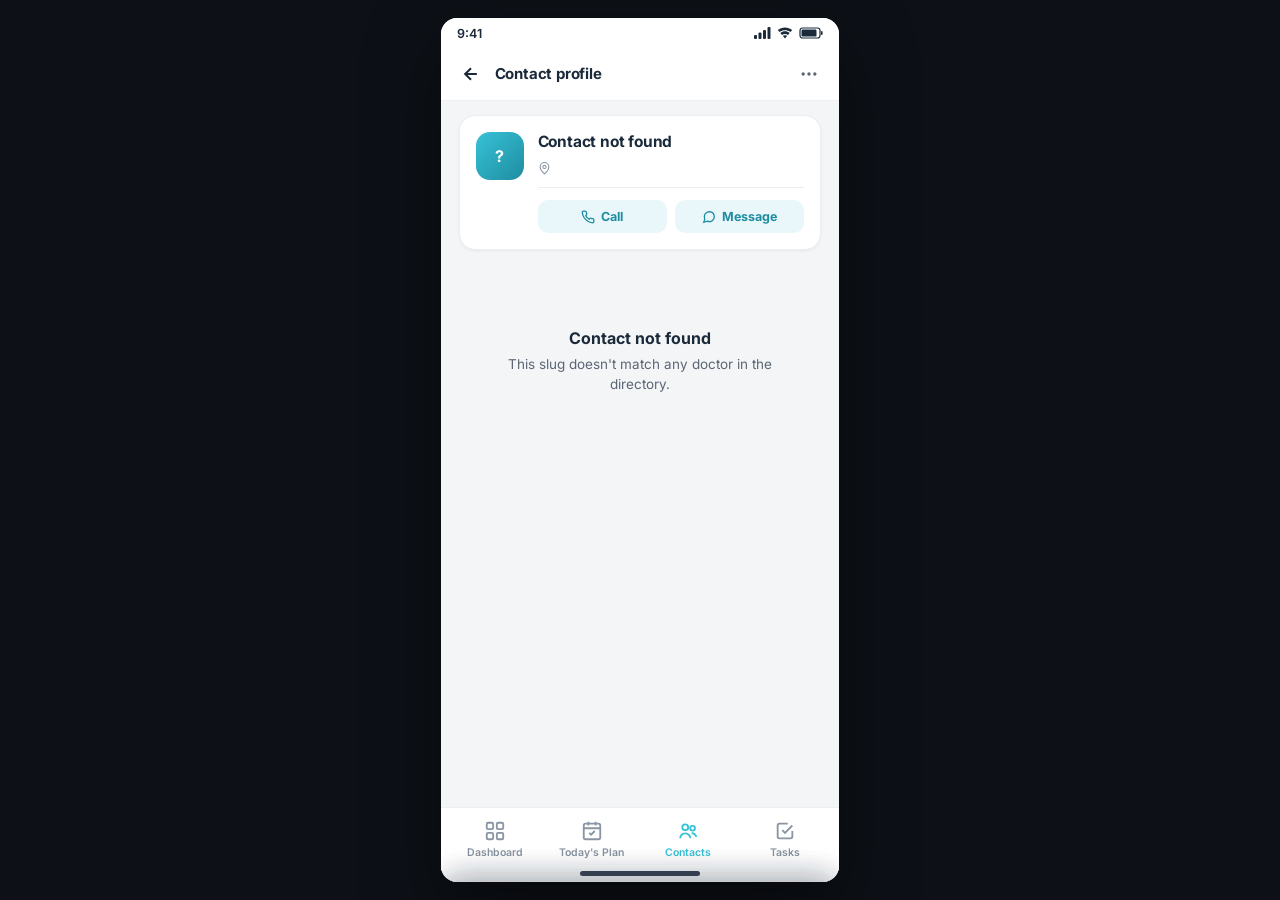
<file: contacts/index.html>
<!DOCTYPE html>
<html lang="en">
<head>
<meta charset="UTF-8"/>
<meta name="viewport" content="width=device-width,initial-scale=1.0,maximum-scale=1.0,user-scalable=no"/>
<title>Contacts · Roche SFA</title>
<link rel="preconnect" href="https://fonts.googleapis.com">
<link rel="preconnect" href="https://fonts.gstatic.com" crossorigin>
<link href="https://fonts.googleapis.com/css2?family=Inter:wght@400;600;700&display=swap" rel="stylesheet">
<link rel="stylesheet" href="/assets/styles.css">
</head>
<body>
<div class="device" id="device">
  <div class="stage">

    <!-- LIST -->
    <div class="screen-view" id="view-list">
      <div class="appheader">
        <div class="header-row">
          <h1 class="page-title">Contacts</h1>
          <div class="avatar" onclick="location.href='/profile'">RH</div>
        </div>
      </div>
      <div class="chiprow" id="contact-chips"></div>
      <div class="searchwrap"><div class="search">
        <svg width="18" height="18" viewBox="0 0 24 24" fill="none" stroke="currentColor" stroke-width="2"><circle cx="11" cy="11" r="7"/><path d="M21 21l-4.3-4.3"/></svg>
        <input id="contact-search" placeholder="Search doctors" oninput="renderContacts()">
      </div></div>
      <div class="toolsrow">
        <span class="count" id="contact-count">— doctors</span>
        <div class="tools">
          <button class="iconbtn" onclick="openSheet('c-sort')" title="Sort"><svg width="16" height="16" viewBox="0 0 24 24" fill="none" stroke="currentColor" stroke-width="2"><path d="M3 6h12M3 12h9M3 18h6M17 7v12M17 19l3-3M17 19l-3-3"/></svg></button>
          <button class="iconbtn" onclick="openSheet('c-filter')" title="Filter"><svg width="16" height="16" viewBox="0 0 24 24" fill="none" stroke="currentColor" stroke-width="2"><path d="M3 5h18l-7 8v6l-4 2v-8z"/></svg></button>
        </div>
      </div>
      <div class="screen"><div class="pad" id="contact-list" style="padding-top:0;"></div></div>
    </div>

    <!-- DETAIL -->
    <div class="screen-view" id="view-detail">
      <div class="vd-topbar">
        <a class="vd-back" href="/contacts" onclick="event.preventDefault();bucketGo('/contacts');">
          <svg width="20" height="20" viewBox="0 0 24 24" fill="none" stroke="currentColor" stroke-width="2.5"><path d="M19 12H5M12 5l-7 7 7 7"/></svg>
        </a>
        <div class="vd-topbar-title">
          <div class="vd-visit-id">Contact profile</div>
          <div class="vd-follow-up" id="cd-sub"></div>
        </div>
        <button class="vd-topbar-action" onclick="snack('More actions — built next.')"><svg width="20" height="20" viewBox="0 0 24 24" fill="currentColor"><circle cx="5" cy="12" r="2"/><circle cx="12" cy="12" r="2"/><circle cx="19" cy="12" r="2"/></svg></button>
      </div>
      <div class="screen"><div style="padding:0 0 32px;">
        <div class="vd-hero-wrap">
          <div class="vd-hero">
            <div class="vd-hero-avatar" id="cd-avatar">DR</div>
            <div class="vd-hero-body">
              <div class="vd-hero-top">
                <div style="min-width:0;flex:1;">
                  <div class="vd-hero-name" id="cd-name">Doctor</div>
                  <div class="vd-hero-spec" id="cd-spec">Specialty</div>
                </div>
                <span class="badge tier1" id="cd-tier" style="margin-top:2px;">P1</span>
              </div>
              <div class="vd-hero-clinic">
                <svg width="13" height="13" viewBox="0 0 24 24" fill="none" stroke="currentColor" stroke-width="2"><path d="M12 22s-8-7-8-13a8 8 0 0 1 16 0c0 6-8 13-8 13z"/><circle cx="12" cy="9" r="3"/></svg>
                <span class="ct" id="cd-clinic"></span>
              </div>
              <div class="vd-hero-actions">
                <a class="vd-hero-action" id="cd-call-btn" href="#" onclick="onCallContact(event)">
                  <svg width="14" height="14" viewBox="0 0 24 24" fill="none" stroke="currentColor" stroke-width="2.2"><path d="M22 16.92v3a2 2 0 0 1-2.18 2 19.79 19.79 0 0 1-8.63-3.07 19.5 19.5 0 0 1-6-6 19.79 19.79 0 0 1-3.07-8.67A2 2 0 0 1 4.11 2h3a2 2 0 0 1 2 1.72 12.84 12.84 0 0 0 .7 2.81 2 2 0 0 1-.45 2.11L8.09 9.91a16 16 0 0 0 6 6l1.27-1.27a2 2 0 0 1 2.11-.45 12.84 12.84 0 0 0 2.81.7A2 2 0 0 1 22 16.92z"/></svg>
                  Call
                </a>
                <button class="vd-hero-action" onclick="openContactMsgSheet()">
                  <svg width="14" height="14" viewBox="0 0 24 24" fill="none" stroke="currentColor" stroke-width="2.2"><path d="M21 11.5a8.38 8.38 0 0 1-.9 3.8 8.5 8.5 0 0 1-7.6 4.7 8.38 8.38 0 0 1-3.8-.9L3 21l1.9-5.7a8.38 8.38 0 0 1-.9-3.8 8.5 8.5 0 0 1 4.7-7.6 8.38 8.38 0 0 1 3.8-.9h.5a8.48 8.48 0 0 1 8 8v.5z"/></svg>
                  Message
                </button>
              </div>
            </div>
          </div>
        </div>
        <div class="vd-tabbar" id="cd-tabbar">
          <button class="vd-tab active" onclick="setCDTab(0)">Doctor Profile</button>
          <button class="vd-tab" onclick="setCDTab(1)">Past Visits</button>
        </div>
        <div style="padding:0 18px 32px;" id="cd-content"></div>
      </div></div>
    </div>

  </div>

  <!-- Message templates sheet -->
  <div class="sheet-backdrop" id="cmsg-backdrop" onclick="closeSheet('cmsg')"></div>
  <div class="bottom-sheet" id="cmsg-sheet">
    <div class="sheet-handle"></div>
    <div class="sheet-header">
      <div>
        <span class="sheet-title">Send a message</span>
        <div class="msg-doctor-line" id="cmsg-doc-name">Doctor</div>
      </div>
      <button class="sheet-close" onclick="closeSheet('cmsg')"><svg width="14" height="14" viewBox="0 0 24 24" fill="none" stroke="currentColor" stroke-width="2.5"><path d="M18 6L6 18M6 6l12 12"/></svg></button>
    </div>
    <div class="msg-channels" id="cmsg-channels"></div>
    <div class="msg-tmpl-list" id="cmsg-tmpl-list"></div>
    <div class="sheet-footer">
      <button class="btn secondary" onclick="closeSheet('cmsg')">Cancel</button>
      <button class="btn btn-primary" id="cmsg-send" onclick="sendContactMessage()" disabled style="opacity:.55;">Send</button>
    </div>
  </div>

  <!-- Call mode picker -->
  <div class="sheet-backdrop" id="callmode-backdrop" onclick="closeSheet('callmode')"></div>
  <div class="bottom-sheet" id="callmode-sheet">
    <div class="sheet-handle"></div>
    <div class="sheet-header">
      <div>
        <span class="sheet-title">How would you like to call?</span>
        <div class="msg-doctor-line" id="callmode-doc-name">Doctor</div>
      </div>
      <button class="sheet-close" onclick="closeSheet('callmode')"><svg width="14" height="14" viewBox="0 0 24 24" fill="none" stroke="currentColor" stroke-width="2.5"><path d="M18 6L6 18M6 6l12 12"/></svg></button>
    </div>
    <div class="co-mode-grid">
      <button class="co-mode-card" onclick="placeContactCall('personal')">
        <span class="ic"><svg width="20" height="20" viewBox="0 0 24 24" fill="none" stroke="currentColor" stroke-width="2"><path d="M22 16.92v3a2 2 0 0 1-2.18 2 19.79 19.79 0 0 1-8.63-3.07 19.5 19.5 0 0 1-6-6 19.79 19.79 0 0 1-3.07-8.67A2 2 0 0 1 4.11 2h3a2 2 0 0 1 2 1.72 12.84 12.84 0 0 0 .7 2.81 2 2 0 0 1-.45 2.11L8.09 9.91a16 16 0 0 0 6 6l1.27-1.27a2 2 0 0 1 2.11-.45 12.84 12.84 0 0 0 2.81.7A2 2 0 0 1 22 16.92z"/></svg></span>
        <div class="co-mode-card-body">
          <div class="co-mode-card-t">Call via personal number</div>
          <div class="co-mode-card-s" id="callmode-personal-sub">Direct dial to the doctor's mobile.</div>
        </div>
        <svg class="co-mode-card-go" width="16" height="16" viewBox="0 0 24 24" fill="none" stroke="currentColor" stroke-width="2.2"><path d="M9 6l6 6-6 6"/></svg>
      </button>
      <button class="co-mode-card ai" onclick="placeContactCall('central')">
        <span class="ic"><svg width="20" height="20" viewBox="0 0 24 24" fill="none" stroke="currentColor" stroke-width="2"><rect x="3" y="4" width="18" height="16" rx="2"/><path d="M3 10h18M8 16h3M14 16h2"/></svg></span>
        <div class="co-mode-card-body">
          <div class="co-mode-card-t">Call via central line <span class="co-mode-card-tag">Recorded</span></div>
          <div class="co-mode-card-s">Routes through the Roche telephony bridge. Number stays private.</div>
        </div>
        <svg class="co-mode-card-go" width="16" height="16" viewBox="0 0 24 24" fill="none" stroke="currentColor" stroke-width="2.2"><path d="M9 6l6 6-6 6"/></svg>
      </button>
    </div>
  </div>

  <!-- Sort sheet -->
  <div class="sheet-backdrop" id="c-sort-backdrop" onclick="closeSheet('c-sort')"></div>
  <div class="bottom-sheet" id="c-sort-sheet">
    <div class="sheet-handle"></div>
    <div class="sheet-header">
      <span class="sheet-title">Sort doctors by</span>
      <button class="sheet-close" onclick="closeSheet('c-sort')"><svg width="14" height="14" viewBox="0 0 24 24" fill="none" stroke="currentColor" stroke-width="2.5"><path d="M18 6L6 18M6 6l12 12"/></svg></button>
    </div>
    <div class="sf-list" id="c-sort-list"></div>
    <div class="sheet-footer">
      <button class="btn secondary" onclick="closeSheet('c-sort')">Cancel</button>
      <button class="btn btn-primary" onclick="applyContactsSort()">Apply</button>
    </div>
  </div>

  <!-- Filter sheet -->
  <div class="sheet-backdrop" id="c-filter-backdrop" onclick="closeSheet('c-filter')"></div>
  <div class="bottom-sheet" id="c-filter-sheet">
    <div class="sheet-handle"></div>
    <div class="sheet-header">
      <span class="sheet-title">Filters</span>
      <button class="sheet-close" onclick="closeSheet('c-filter')"><svg width="14" height="14" viewBox="0 0 24 24" fill="none" stroke="currentColor" stroke-width="2.5"><path d="M18 6L6 18M6 6l12 12"/></svg></button>
    </div>
    <div class="sf-section">
      <div class="sf-section-h">Priority tier</div>
      <div class="sf-chips" id="c-filter-tier"></div>
    </div>
    <div class="sf-section">
      <div class="sf-section-h">Specialty</div>
      <div class="sf-chips" id="c-filter-spec"></div>
    </div>
    <div class="sf-section">
      <div class="sf-section-h">Recent engagement</div>
      <div class="sf-chips" id="c-filter-recency"></div>
    </div>
    <div class="sheet-footer">
      <button class="btn secondary" onclick="resetContactsFilter()">Reset</button>
      <button class="btn btn-primary" onclick="applyContactsFilter()">Apply</button>
    </div>
  </div>
</div>

<script src="/assets/data.js"></script>
<script src="/assets/shell.js"></script>
<script>
initShell('contacts');

const cs={
  tier:"All",sort:"recent",
  filter:{tier:[],spec:[],recency:""},
  sortDraft:"recent",
  filterDraft:{tier:[],spec:[],recency:""},
};
const C_SORTS=[
  {k:"recent",l:"Recently updated"},
  {k:"new",l:"Newly created"},
  {k:"old",l:"Oldest created"},
  {k:"alpha",l:"Alphabetical (A–Z)"},
  {k:"tier",l:"Priority tier (P1 first)"},
];
const C_RECENCY=["Visited today","This week","Stale (1mo+)"];

function renderChips(){document.getElementById('contact-chips').innerHTML=["All","P1","P2","P3"].map(c=>`<button class="chip ${cs.tier===c?'active':''}" onclick="setTier('${c}')">${c==='All'?'All':c+' tier'}</button>`).join('');}
function setTier(t){cs.tier=t;renderChips();renderContacts();}

/* ── Sort & Filter sheets ── */
const _openSheetOrig=openSheet;
openSheet=function(id){
  if(id==='c-sort') populateContactsSortSheet();
  if(id==='c-filter') populateContactsFilterSheet();
  _openSheetOrig(id);
};
function populateContactsSortSheet(){
  cs.sortDraft=cs.sort;
  document.getElementById('c-sort-list').innerHTML=C_SORTS.map(s=>`
    <div class="sf-option ${cs.sortDraft===s.k?'sel':''}" onclick="pickCSort('${s.k}')">
      <span class="sf-option-t">${s.l}</span><span class="sf-radio"></span>
    </div>`).join('');
}
function pickCSort(k){cs.sortDraft=k;document.querySelectorAll('#c-sort-list .sf-option').forEach((el,i)=>el.classList.toggle('sel',C_SORTS[i].k===k));}
function applyContactsSort(){cs.sort=cs.sortDraft;closeSheet('c-sort');renderContacts();}

function populateContactsFilterSheet(){
  cs.filterDraft={tier:[...cs.filter.tier],spec:[...cs.filter.spec],recency:cs.filter.recency};
  document.getElementById('c-filter-tier').innerHTML=["P1","P2","P3"].map(p=>`<button class="sf-chip-multi ${cs.filterDraft.tier.includes(p)?'sel':''}" onclick="toggleCFilter('tier','${p}',this)">${p}</button>`).join('');
  const specs=[...new Set(DOCTORS.map(d=>d.spec))].sort();
  document.getElementById('c-filter-spec').innerHTML=specs.map(s=>`<button class="sf-chip-multi ${cs.filterDraft.spec.includes(s)?'sel':''}" onclick="toggleCFilter('spec','${s.replace(/'/g,"\\'")}',this)">${s}</button>`).join('');
  document.getElementById('c-filter-recency').innerHTML=C_RECENCY.map(r=>`<button class="sf-chip-multi ${cs.filterDraft.recency===r?'sel':''}" onclick="pickCRecency('${r.replace(/'/g,"\\'")}',this)">${r}</button>`).join('');
}
function toggleCFilter(group,val,btn){
  const list=cs.filterDraft[group];
  const i=list.indexOf(val);
  if(i>=0) list.splice(i,1); else list.push(val);
  btn.classList.toggle('sel');
}
function pickCRecency(r,btn){
  cs.filterDraft.recency=(cs.filterDraft.recency===r)?'':r;
  document.querySelectorAll('#c-filter-recency .sf-chip-multi').forEach(el=>el.classList.toggle('sel',el.textContent===cs.filterDraft.recency));
}
function applyContactsFilter(){cs.filter={tier:[...cs.filterDraft.tier],spec:[...cs.filterDraft.spec],recency:cs.filterDraft.recency};closeSheet('c-filter');renderContacts();}
function resetContactsFilter(){cs.filterDraft={tier:[],spec:[],recency:""};populateContactsFilterSheet();}

function matchesRecency(d,r){
  if(!r) return true;
  if(r==="Visited today") return d.last==="Today";
  if(r==="This week") return /day|Today|Yesterday|hour/.test(d.last);
  if(r==="Stale (1mo+)") return /month|1 month|2 month|3 month/.test(d.last);
  return true;
}

function renderContacts(){
  const q=(document.getElementById('contact-search').value||'').toLowerCase();
  let rows=DOCTORS.filter(d=>{
    const tierChipOk=cs.tier==='All'||('P'+d.tier)===cs.tier;
    const tierFilterOk=!cs.filter.tier.length||cs.filter.tier.includes('P'+d.tier);
    const specFilterOk=!cs.filter.spec.length||cs.filter.spec.includes(d.spec);
    const recencyOk=matchesRecency(d,cs.filter.recency);
    const qOk=!q||d.n.toLowerCase().includes(q)||d.clinic.toLowerCase().includes(q)||d.spec.toLowerCase().includes(q);
    return tierChipOk&&tierFilterOk&&specFilterOk&&recencyOk&&qOk;
  });
  if(cs.sort==="new") rows=[...rows].sort((a,b)=>a.created-b.created);
  else if(cs.sort==="old") rows=[...rows].sort((a,b)=>b.created-a.created);
  else if(cs.sort==="alpha") rows=[...rows].sort((a,b)=>a.n.localeCompare(b.n));
  else if(cs.sort==="tier") rows=[...rows].sort((a,b)=>a.tier-b.tier||a.created-b.created);
  document.getElementById('contact-count').textContent=`${rows.length} doctor${rows.length!==1?'s':''}`;
  const list=document.getElementById('contact-list');
  if(!rows.length){list.innerHTML='<div class="empty"><div class="et">No doctors found</div><div class="ed">Try a different name, clinic, or tier.</div></div>';return;}
  list.innerHTML=rows.map(d=>{
    const slug=slugify(d.n);
    const isNew=d.visits===0;
    const newTag=isNew?'<span class="new-tag">New contact</span>':'';
    const foot=isNew
      ?`<span class="foot-meta no-visits"><svg width="14" height="14" viewBox="0 0 24 24" fill="none" stroke="currentColor" stroke-width="2"><circle cx="12" cy="12" r="9"/><path d="M8 12h8"/></svg>No prior visits</span>`
      :`<span class="foot-meta"><svg width="14" height="14" viewBox="0 0 24 24" fill="none" stroke="currentColor" stroke-width="2"><circle cx="12" cy="12" r="9"/><path d="M12 7v5l3 2"/></svg>${d.visits} visit${d.visits!==1?'s':''} · Last ${d.last}</span>`;
    return `<div class="card ${isNew?'is-new':''}" onclick="bucketGo('/contacts/${slug}')">
      <div class="card-top">
        <span class="card-title">${d.n}</span>
        <div class="card-top-right"><span class="badge tier${d.tier}">P${d.tier}</span>${newTag}</div>
      </div>
      <div class="inner"><div class="line"><span style="color:var(--ink-2)">Specialty:</span> ${d.spec}</div><div class="line sub">${d.clinic}</div></div>
      <div class="card-foot">${foot}</div>
    </div>`;
  }).join('');
}

function vRow(label,val){return `<div class="vd-row"><span class="vd-row-label">${label}</span><span class="vd-row-value">${val}</span></div>`;}

const cd={tab:0,acc:{demo:true,recent:false,beh:false,topics:false},current:null};

function renderDetail(slug){
  const d=findDoctorBySlug(slug);
  if(!d){
    document.getElementById('cd-name').textContent='Contact not found';
    document.getElementById('cd-spec').textContent='';
    document.getElementById('cd-clinic').textContent='';
    document.getElementById('cd-tier').style.display='none';
    document.getElementById('cd-avatar').textContent='?';
    document.querySelector('#view-detail .vd-tabbar').style.display='none';
    document.getElementById('cd-content').innerHTML='<div class="empty" style="margin-top:24px;"><div class="et">Contact not found</div><div class="ed">This slug doesn\'t match any doctor in the directory.</div></div>';
    return;
  }
  document.querySelector('#view-detail .vd-tabbar').style.display='';
  document.getElementById('cd-tier').style.display='';
  document.getElementById('cd-avatar').textContent=initials(d.n);
  document.getElementById('cd-name').textContent=d.n;
  document.getElementById('cd-spec').textContent=d.spec;
  document.getElementById('cd-tier').textContent=`P${d.tier}`;
  document.getElementById('cd-tier').className=`badge tier${d.tier}`;
  document.getElementById('cd-clinic').textContent=d.clinic;
  document.getElementById('cd-sub').textContent=`${d.visits} lifetime visits · Last ${d.last}`;
  cd.current=d; cd.tab=0;
  cd.acc={demo:true,recent:false,beh:false,topics:false};
  setCDTab(0);
}

function setCDTab(n){
  cd.tab=n;
  document.querySelectorAll('#cd-tabbar .vd-tab').forEach((b,i)=>b.classList.toggle('active',i===n));
  const el=document.getElementById('cd-content');
  const d=cd.current; if(!d) return;
  const p=profileOf(d.n);
  switch(n){
    case 0: el.innerHTML=renderDoctorProfile(d.n,p); bindAccordions(); break;
    case 1: el.innerHTML=renderPastVisits(d.n); break;
  }
  document.querySelector('#view-detail .screen').scrollTop=0;
}

/* ── Shared rendering (mirrors beat-plan visit-detail) ── */
function renderDoctorProfile(docName,p){
  return `<div class="acc ${cd.acc.demo?'open':''}" data-key="demo">
    <div class="acc-head">
      <div class="acc-icon"><svg width="16" height="16" viewBox="0 0 24 24" fill="none" stroke="currentColor" stroke-width="2"><circle cx="12" cy="8" r="3.5"/><path d="M4 21a8 8 0 0 1 16 0"/></svg></div>
      <div class="acc-title"><div class="acc-name">Demographics</div><div class="acc-sub">Identity, registration & contact</div></div>
      <svg class="acc-chev" width="18" height="18" viewBox="0 0 24 24" fill="none" stroke="currentColor" stroke-width="2.5"><path d="M6 9l6 6 6-6"/></svg>
    </div>
    <div class="acc-body">
      ${vRow('Role',p.role)}
      ${vRow('MyRefNo',p.refNo)}
      ${vRow('Mobile',p.mob)}
      ${vRow('Email',p.email)}
      ${vRow('Reg. No',p.regNo)}
      ${vRow('Date of Birth',p.dob)}
      ${vRow('Experience',p.exp)}
      ${vRow('Area',p.area)}
      ${vRow('City',p.city)}
      ${vRow('Education',p.education)}
    </div>
  </div>
  <div class="acc ${cd.acc.recent?'open':''}" data-key="recent">
    <div class="acc-head">
      <div class="acc-icon"><svg width="16" height="16" viewBox="0 0 24 24" fill="none" stroke="currentColor" stroke-width="2"><circle cx="12" cy="12" r="9"/><path d="M12 7v5l3 2"/></svg></div>
      <div class="acc-title"><div class="acc-name">Recent Interactions</div><div class="acc-sub">Frequency & latest engagements</div></div>
      <svg class="acc-chev" width="18" height="18" viewBox="0 0 24 24" fill="none" stroke="currentColor" stroke-width="2.5"><path d="M6 9l6 6 6-6"/></svg>
    </div>
    <div class="acc-body">
      <div class="ri-grid">
        <div class="ri-stat"><div class="ri-stat-lbl">Visit Freq</div><div class="ri-stat-val">${p.visitFreq}</div><div class="ri-stat-sub">${p.visitFreqSub||''}</div></div>
        <div class="ri-stat"><div class="ri-stat-lbl">Next Visit</div><div class="ri-stat-val">${p.nextVisit}</div><div class="ri-stat-sub">${p.nextVisitSub||''}</div></div>
        <div class="ri-stat" style="grid-column:span 2;"><div class="ri-stat-lbl">Previous Visit</div><div class="ri-stat-val">${p.prevVisit}</div><div class="ri-stat-sub">${p.prevVisitSub||''}</div></div>
      </div>
      <div class="ri-recent-h">Recent activity</div>
      ${(p.recent||[]).map(r=>`
        <div class="ri-recent-row">
          <span class="ri-recent-dot" style="background:${r.dot==='pos'?'var(--green)':r.dot==='neg'?'var(--red)':'var(--amber)'}"></span>
          <div class="ri-recent-info"><div class="ri-recent-title">${r.title}</div><div class="ri-recent-sub">${r.sub}</div></div>
          <span class="ri-recent-date">${r.date}</span>
        </div>`).join('')}
    </div>
  </div>
  <div class="acc ${cd.acc.beh?'open':''}" data-key="beh">
    <div class="acc-head">
      <div class="acc-icon"><svg width="16" height="16" viewBox="0 0 24 24" fill="none" stroke="currentColor" stroke-width="2"><circle cx="12" cy="12" r="9"/><path d="M9 9a3 3 0 0 1 6 0c0 2-3 3-3 5"/><circle cx="12" cy="17.5" r="1" fill="currentColor"/></svg></div>
      <div class="acc-title"><div class="acc-name">Behavior & Preferences</div><div class="acc-sub">How they engage & what works</div></div>
      <svg class="acc-chev" width="18" height="18" viewBox="0 0 24 24" fill="none" stroke="currentColor" stroke-width="2.5"><path d="M6 9l6 6 6-6"/></svg>
    </div>
    <div class="acc-body">
      <div class="beh-list">
        ${(p.behavior||[]).map((b,i)=>{
          const icons=[
            '<svg width="14" height="14" viewBox="0 0 24 24" fill="none" stroke="currentColor" stroke-width="2"><path d="M4 19V5a2 2 0 0 1 2-2h11l3 3v13a2 2 0 0 1-2 2H6a2 2 0 0 1-2-2zM8 8h7M8 12h7M8 16h5"/></svg>',
            '<svg width="14" height="14" viewBox="0 0 24 24" fill="none" stroke="currentColor" stroke-width="2"><path d="M12 2v20M6 8l6-4 6 4M6 16l6-4 6 4"/></svg>',
            '<svg width="14" height="14" viewBox="0 0 24 24" fill="none" stroke="currentColor" stroke-width="2"><rect x="3" y="6" width="18" height="13" rx="2"/><path d="M3 10h18M8 3v6M16 3v6"/></svg>',
            '<svg width="14" height="14" viewBox="0 0 24 24" fill="none" stroke="currentColor" stroke-width="2"><rect x="3" y="4" width="18" height="17" rx="2"/><path d="M3 9h18M8 2v4M16 2v4"/></svg>',
            '<svg width="14" height="14" viewBox="0 0 24 24" fill="none" stroke="currentColor" stroke-width="2"><path d="M22 16.92v3a2 2 0 0 1-2.18 2 19.79 19.79 0 0 1-8.63-3.07 19.5 19.5 0 0 1-6-6 19.79 19.79 0 0 1-3.07-8.67A2 2 0 0 1 4.11 2h3a2 2 0 0 1 2 1.72 12.84 12.84 0 0 0 .7 2.81 2 2 0 0 1-.45 2.11L8.09 9.91a16 16 0 0 0 6 6l1.27-1.27a2 2 0 0 1 2.11-.45 12.84 12.84 0 0 0 2.81.7A2 2 0 0 1 22 16.92z"/></svg>',
          ];
          return `<div class="beh-item">
            <div class="beh-icon">${icons[i]||icons[0]}</div>
            <div class="beh-content"><div class="beh-label">${b.l}</div><div class="beh-val">${b.v}</div></div>
          </div>`;
        }).join('')}
      </div>
    </div>
  </div>
  <div class="acc ${cd.acc.topics?'open':''}" data-key="topics">
    <div class="acc-head">
      <div class="acc-icon"><svg width="16" height="16" viewBox="0 0 24 24" fill="none" stroke="currentColor" stroke-width="2"><path d="M9 18h6M10 22h4M12 2a7 7 0 0 1 7 7 7 7 0 0 1-4 6.32V17H9v-1.68A7 7 0 0 1 5 9a7 7 0 0 1 7-7z"/></svg></div>
      <div class="acc-title"><div class="acc-name">Suggested Topics</div><div class="acc-sub">Talking points for next visit</div></div>
      <svg class="acc-chev" width="18" height="18" viewBox="0 0 24 24" fill="none" stroke="currentColor" stroke-width="2.5"><path d="M6 9l6 6 6-6"/></svg>
    </div>
    <div class="acc-body">
      ${(p.topics||[]).map((t,i)=>`<div class="tp-item"><span class="tp-num">${i+1}</span><span class="tp-text">${t}</span></div>`).join('')}
    </div>
  </div>`;
}

function bindAccordions(){
  document.querySelectorAll('#cd-content .acc').forEach(acc=>{
    acc.querySelector('.acc-head').addEventListener('click',()=>{
      const k=acc.dataset.key;
      cd.acc[k]=!cd.acc[k];
      acc.classList.toggle('open',cd.acc[k]);
    });
  });
}

function renderPastVisits(docName){
  const p=profileOf(docName);
  const data=(p.recent||[]).map(r=>({date:`${r.date} '26`,outcome:r.title.includes('Positive')?'Positive':r.title.includes('Negative')?'Negative':'Neutral',type:r.title.split(' · ')[0],detail:r.sub}));
  if(!data.length) return '<div class="empty"><div class="ic"><svg width="22" height="22" viewBox="0 0 24 24" fill="none" stroke="currentColor" stroke-width="2"><rect x="3" y="4" width="18" height="17" rx="2"/><path d="M3 9h18"/></svg></div><div class="et">No past visits yet</div><div class="ed">Visit records will appear here as they happen.</div></div>';
  return `<div class="tl-card">
    <div class="tl-card-h">${data.length} visit${data.length!==1?'s':''} recorded</div>
    <div class="tl-list">
      ${data.map(v=>{const cls=v.outcome==='Positive'?'pos':v.outcome==='Negative'?'neg':'neu';return `<div class="tl-item">
          <div class="tl-left"><div class="tl-dot ${cls}"></div><div class="tl-line"></div></div>
          <div class="tl-body">
            <div class="tl-row"><div class="tl-title">${v.type}</div><span class="tl-pill ${cls}">${v.outcome}</span></div>
            <div class="tl-meta"><span>${v.date}</span></div>
            <div class="tl-detail">${v.detail}</div>
            <div class="tl-by"><svg width="11" height="11" viewBox="0 0 24 24" fill="none" stroke="currentColor" stroke-width="2"><circle cx="12" cy="8" r="3"/><path d="M4 21a8 8 0 0 1 16 0"/></svg>Raj (You)</div>
          </div>
        </div>`;}).join('')}
    </div>
  </div>`;
}

function renderActivity(docName){
  const p=profileOf(docName);
  const acts=[];
  (p.recent||[]).forEach(r=>{
    acts.push({date:`${r.date} '26, ${r.title.includes('Video')?'04:02 PM':'10:48 AM'}`,label:'Visit Completed',detail:`Outcome: ${r.title.includes('Positive')?'Positive':r.title.includes('Negative')?'Negative':'Neutral'} · ${r.sub}`,by:'Raj (You)'});
    acts.push({date:`${r.date} '26, ${r.title.includes('Video')?'03:55 PM':'09:32 AM'}`,label:'Checked In',detail:'Geo Match: ✓ verified',by:'System'});
  });
  if(!acts.length) return '<div class="empty"><div class="ic"><svg width="22" height="22" viewBox="0 0 24 24" fill="none" stroke="currentColor" stroke-width="2"><circle cx="12" cy="12" r="9"/><path d="M12 7v5l3 2"/></svg></div><div class="et">No activity yet</div><div class="ed">Check-ins and visits will appear here.</div></div>';
  return `<div class="tl-card">
    <div class="tl-card-h">${acts.length} event${acts.length!==1?'s':''}</div>
    <div class="tl-list">
      ${acts.map(a=>`<div class="tl-item">
        <div class="tl-left"><div class="tl-dot act"></div><div class="tl-line"></div></div>
        <div class="tl-body">
          <div class="tl-row"><div class="tl-title">${a.label}</div></div>
          <div class="tl-meta"><span>${a.date}</span></div>
          <div class="tl-detail">${a.detail}</div>
          <div class="tl-by"><svg width="11" height="11" viewBox="0 0 24 24" fill="none" stroke="currentColor" stroke-width="2"><circle cx="12" cy="8" r="3"/><path d="M4 21a8 8 0 0 1 16 0"/></svg>${a.by}</div>
        </div>
      </div>`).join('')}
    </div>
  </div>`;
}

function showView(name){
  document.getElementById('view-list').classList.toggle('active',name==='list');
  document.getElementById('view-detail').classList.toggle('active',name==='detail');
}

/* ── Call + Message handlers ── */
const C_MSG_TEMPLATES={
  SMS:[
    {t:"Pre-visit greeting",b:"Hi Dr. {name}, looking forward to our scheduled appointment today. — Raj, Roche"},
    {t:"Post-visit thanks",b:"Dr. {name}, thank you for your time. Sharing the requested materials shortly. — Raj, Roche"},
    {t:"Sample dispatch note",b:"Dr. {name}, courier with samples dispatched. Tracking shared on email. — Raj, Roche"},
  ],
  WhatsApp:[
    {t:"Quick check-in",b:"Hi Dr. {name} 👋"},
    {t:"Pre-visit greeting",b:"Hi Dr. {name} 👋 Looking forward to seeing you at your clinic today. Let me know if anything changes on your end."},
    {t:"Reschedule request",b:"Dr. {name}, would Thursday 4 PM work better for our planned visit this week? Happy to align around your OPD schedule. — Raj"},
    {t:"Share evidence pack",b:"Dr. {name}, sharing the Phase-III evidence pack we discussed. The summary deck is attached and the full study compendium is also included for your reference. Happy to walk through any specific endpoint in detail.\n\nBest,\nRaj",attachments:[{name:"Phase-III-evidence-summary.pdf",size:2.1*1024*1024},{name:"study-compendium.pdf",size:4.6*1024*1024}]},
    {t:"KOL webinar invite",b:"Dr. {name}, please find the invite for our upcoming KOL webinar on 25 Jun, 6 PM IST.\n\nSpeakers:\n• Dr. R. Iyengar (Nephrology)\n• Dr. M. Pillai (Cardiology)\n• Roche Medical Affairs\n\nRegistration link: [secure registration link]\nCalendar invite attached.",attachments:[{name:"KOL-webinar-25Jun.ics",size:5*1024}]},
    {t:"Sample drop confirmation",b:"Dr. {name}, the 2 sample boxes (Batch RX-7821, expiry Mar'27) have been handed over to your pharmacy this morning. The dispatch slip is attached for your records.\n\nWe've also enclosed the prescribing label v2.1 and the latest dosing card.",attachments:[{name:"sample-dispatch-slip.pdf",size:340*1024},{name:"prescribing-label-v2.1.pdf",size:880*1024},{name:"dosing-card-2026.png",size:620*1024}]},
    {t:"Follow-up nudge",b:"Dr. {name}, hope the materials were useful. Happy to drop by for a quick follow-up next week — let me know what works."},
    {t:"Thank you note",b:"Dr. {name}, a quick thank you for today's discussion. Truly appreciate the time and your candid input on the protocol. Sharing the requested links shortly. — Raj"},
  ],
  Email:[
    {t:"Visit follow-up",b:"Dear Dr. {name},\n\nThank you for taking the time to meet. As discussed, please find attached the latest clinical evidence pack and our upcoming CME calendar.\n\nWarm regards,\nRaj Hussain\nRoche SFA",attachments:[{name:"clinical-evidence-pack.pdf",size:3.2*1024*1024},{name:"CME-calendar-Q3.xlsx",size:96*1024}]},
    {t:"Clinical evidence pack",b:"Dear Dr. {name},\n\nSharing the consolidated Phase-III evidence pack for your reference.\n\nBest,\nRaj",attachments:[{name:"phase-III-pack.pdf",size:5.8*1024*1024}]},
    {t:"Product introduction",b:"Dear Dr. {name},\n\nI'd like to introduce you to our latest formulation. Attached is a short brief covering the mechanism, dosing, and trial data."},
    {t:"CME co-host proposal",b:"Dear Dr. {name},\n\nWe would love to co-host the upcoming CME on nephrology biomarkers. Draft agenda and speaker list attached for your input.\n\nLooking forward to hearing your thoughts.\n\nBest,\nRaj Hussain",attachments:[{name:"CME-agenda-draft.pdf",size:420*1024}]},
  ],
};
function fmtCMsgBytes(b){if(b<1024) return b+' B'; if(b<1024*1024) return (b/1024).toFixed(0)+' KB'; return (b/(1024*1024)).toFixed(1)+' MB';}
function cAttachExtBadge(name){const ext=(name.split('.').pop()||'').toLowerCase();return ({pdf:'PDF',xlsx:'XLS',xls:'XLS',png:'IMG',jpg:'IMG',jpeg:'IMG',ics:'CAL'})[ext]||'FILE';}
const C_MSG_CHANNELS=[
  {k:"SMS",   ic:'<svg width="13" height="13" viewBox="0 0 24 24" fill="none" stroke="currentColor" stroke-width="2"><path d="M21 11.5a8.38 8.38 0 0 1-.9 3.8 8.5 8.5 0 0 1-7.6 4.7 8.38 8.38 0 0 1-3.8-.9L3 21l1.9-5.7a8.38 8.38 0 0 1-.9-3.8 8.5 8.5 0 0 1 4.7-7.6 8.38 8.38 0 0 1 3.8-.9h.5a8.48 8.48 0 0 1 8 8v.5z"/></svg>'},
  {k:"WhatsApp",ic:'<svg width="13" height="13" viewBox="0 0 24 24" fill="currentColor"><path d="M12.04 2C6.58 2 2.13 6.45 2.13 11.91c0 1.75.46 3.45 1.32 4.95L2 22l5.25-1.38a9.94 9.94 0 0 0 4.79 1.22h.01c5.46 0 9.91-4.45 9.91-9.91S17.5 2 12.04 2zm4.52 12.99c-.25-.12-1.47-.72-1.7-.81-.23-.08-.4-.12-.56.12s-.65.81-.79.97c-.15.17-.29.18-.54.06-.25-.12-1.05-.39-1.99-1.23-.74-.66-1.23-1.47-1.38-1.72-.14-.25-.02-.38.11-.5.11-.11.25-.29.37-.43.12-.14.16-.25.25-.41.08-.17.04-.31-.02-.43-.06-.12-.55-1.33-.76-1.83-.2-.48-.4-.42-.55-.42l-.47-.01a.9.9 0 0 0-.66.31c-.23.25-.86.84-.86 2.05s.88 2.38 1 2.55c.12.17 1.73 2.64 4.19 3.7.59.25 1.05.4 1.4.52.59.19 1.12.16 1.55.1.47-.07 1.47-.6 1.67-1.18.21-.58.21-1.07.14-1.18-.06-.11-.22-.18-.47-.3z"/></svg>'},
  {k:"Email", ic:'<svg width="13" height="13" viewBox="0 0 24 24" fill="none" stroke="currentColor" stroke-width="2"><rect x="3" y="5" width="18" height="14" rx="2"/><path d="M3 7l9 6 9-6"/></svg>'},
];
const CENTRAL_LINE='+91 80 4567 8900';
function onCallContact(e){
  e.preventDefault();
  const d=cd.current; if(!d){snack('No contact loaded.');return;}
  const p=profileOf(d.n);
  document.getElementById('callmode-doc-name').textContent=`${d.n} · ${d.clinic}`;
  document.getElementById('callmode-personal-sub').textContent=p.phone?`Direct dial · ${p.phone}`:'No personal number on file.';
  openSheet('callmode');
}
function placeContactCall(mode){
  const d=cd.current; if(!d){ closeSheet('callmode'); return; }
  const p=profileOf(d.n);
  closeSheet('callmode');
  if(mode==='personal'){
    if(!p.phone){ snack('No personal number on file.'); return; }
    location.href=`tel:${p.phone.replace(/\s/g,'')}`;
    snack(`Dialling ${d.n} on personal number…`);
  } else {
    const ext=`ext ${4000+Math.floor((slugify(d.n).length*97)%900)}`;
    location.href=`tel:${CENTRAL_LINE.replace(/\s|\+/g,'')}`;
    snack(`Connecting via central line · ${ext}`);
  }
}
let cmsgState={channel:"WhatsApp",previewIdx:null};

function openContactMsgSheet(){
  const d=cd.current; if(!d) return;
  document.getElementById('cmsg-doc-name').textContent=`${d.n} · ${d.clinic}`;
  cmsgState={channel:"WhatsApp",previewIdx:null};
  renderCMsgList();
  openSheet('cmsg');
}
function renderCMsgList(){
  document.getElementById('cmsg-channels').style.display='';
  document.getElementById('cmsg-channels').innerHTML=C_MSG_CHANNELS.map(c=>`
    <button class="msg-channel-chip ${cmsgState.channel===c.k?'sel':''}" onclick="pickCMsgChannel('${c.k}')">${c.ic}${c.k}</button>`).join('');
  const d=cd.current||{n:'Doctor'};
  const name=d.n.replace(/^Dr\.?\s*/,'');
  const list=C_MSG_TEMPLATES[cmsgState.channel]||[];
  document.getElementById('cmsg-tmpl-list').innerHTML=list.map((t,i)=>{
    const att=(t.attachments||[]).length;
    const body=t.b.replace(/\{name\}/g,name).replace(/\n/g,'<br>');
    return `<div class="msg-tmpl" onclick="openCMsgPreview(${i})">
      <div class="msg-tmpl-h">
        <span class="msg-tmpl-t">${t.t}</span>
        ${att?`<span class="msg-tmpl-attach-tag"><svg width="10" height="10" viewBox="0 0 24 24" fill="none" stroke="currentColor" stroke-width="2.2"><path d="M21.44 11.05l-9.19 9.19a6 6 0 0 1-8.49-8.49l9.19-9.19a4 4 0 0 1 5.66 5.66l-9.2 9.19a2 2 0 0 1-2.83-2.83l8.49-8.48"/></svg>${att}</span>`:''}
      </div>
      <div class="msg-tmpl-body">${body}</div>
    </div>`;
  }).join('');
  const send=document.getElementById('cmsg-send');
  send.disabled=true; send.style.opacity='.55'; send.textContent='Send';
}
function pickCMsgChannel(k){ cmsgState.channel=k; cmsgState.previewIdx=null; renderCMsgList(); }

function openCMsgPreview(i){
  cmsgState.previewIdx=i;
  const tmpl=C_MSG_TEMPLATES[cmsgState.channel][i];
  const d=cd.current||{n:'Doctor'};
  const name=d.n.replace(/^Dr\.?\s*/,'');
  const body=tmpl.b.replace(/\{name\}/g,name);
  const attList=(tmpl.attachments||[]).map(a=>`
    <div class="attach-chip">
      <span class="attach-chip-ic">${cAttachExtBadge(a.name)}</span>
      <div class="attach-chip-info">
        <div class="attach-chip-name">${a.name}</div>
        <div class="attach-chip-size">${fmtCMsgBytes(a.size)}</div>
      </div>
    </div>`).join('');
  document.getElementById('cmsg-channels').style.display='none';
  document.getElementById('cmsg-tmpl-list').innerHTML=`
    <button class="msg-preview-back" onclick="cmsgState.previewIdx=null;renderCMsgList();">
      <svg width="14" height="14" viewBox="0 0 24 24" fill="none" stroke="currentColor" stroke-width="2.4"><path d="M19 12H5M12 5l-7 7 7 7"/></svg>
      Back to templates
    </button>
    <span class="msg-preview-channel">${cmsgState.channel} template</span>
    <div class="msg-preview-title">${tmpl.t}</div>
    <div class="msg-preview-body">${body}</div>
    ${attList?`<div class="msg-preview-attach-h">Attachments · ${(tmpl.attachments||[]).length}</div><div class="msg-preview-attach-list">${attList}</div>`:''}`;
  const send=document.getElementById('cmsg-send');
  send.disabled=false; send.style.opacity='1';
  send.textContent=`Send via ${cmsgState.channel}`;
}

function sendContactMessage(){
  if(cmsgState.previewIdx==null) return;
  const tmpl=C_MSG_TEMPLATES[cmsgState.channel][cmsgState.previewIdx];
  closeSheet('cmsg');
  snack(`${cmsgState.channel} template "${tmpl.t}" sent.`);
}

bucketRoute('/contacts',{
  list(){ showView('list'); renderChips(); renderContacts(); },
  detail(slug){ showView('detail'); renderDetail(slug); },
});
</script>
</body>
</html>
</file>
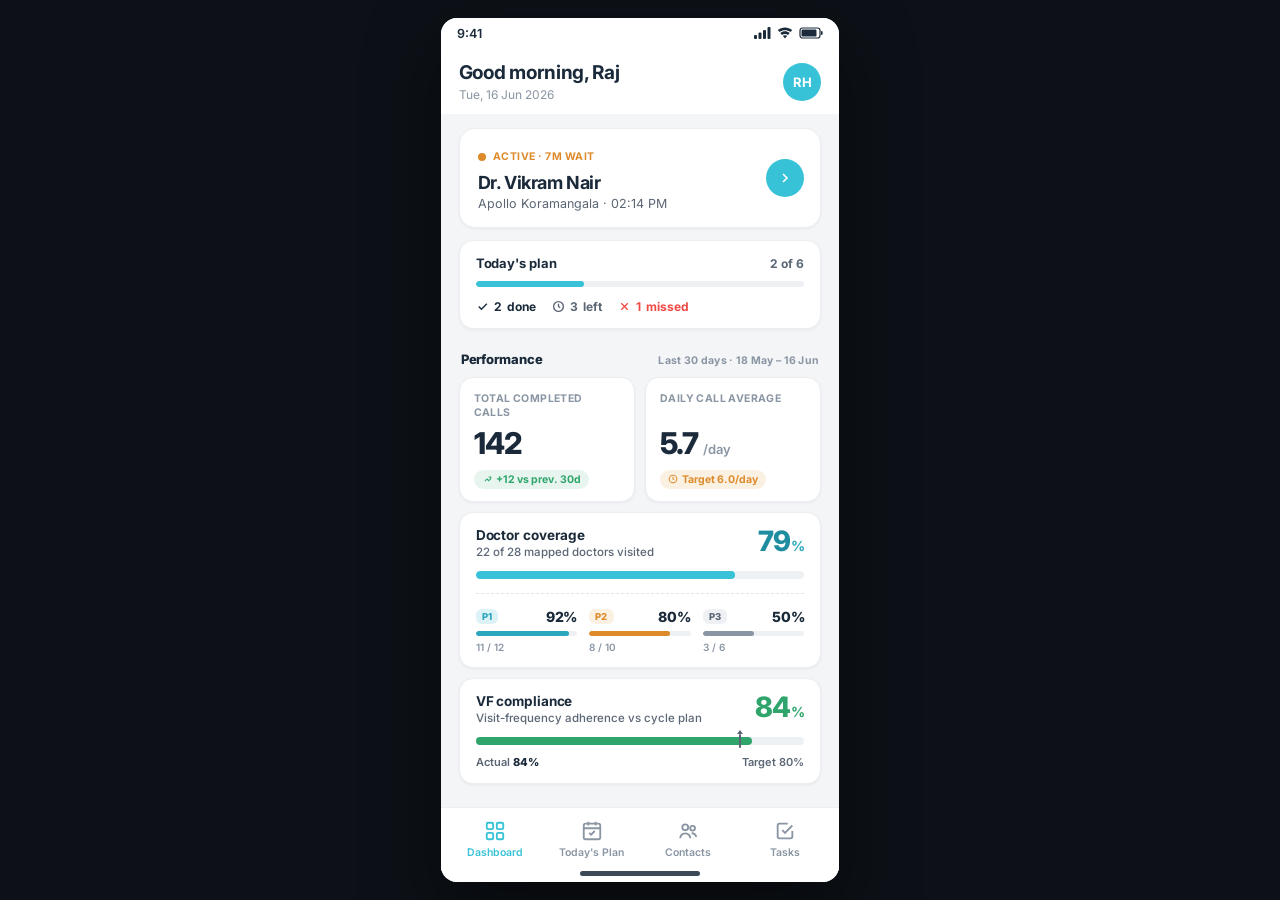
<file: dashboards/index.html>
<!DOCTYPE html>
<html lang="en">
<head>
<meta charset="UTF-8"/>
<meta name="viewport" content="width=device-width,initial-scale=1.0,maximum-scale=1.0,user-scalable=no"/>
<title>Dashboard · Roche SFA</title>
<link rel="preconnect" href="https://fonts.googleapis.com">
<link rel="preconnect" href="https://fonts.gstatic.com" crossorigin>
<link href="https://fonts.googleapis.com/css2?family=Inter:wght@400;600;700&display=swap" rel="stylesheet">
<link rel="stylesheet" href="/assets/styles.css">
</head>
<body>
<div class="device" id="device">
  <div class="stage">
    <div class="screen-view active">
      <div class="appheader" style="padding-bottom:12px;">
        <div class="header-row">
          <div>
            <div class="dash-greet">Good morning, Raj</div>
            <div class="dash-greet-sub">Tue, 16 Jun 2026</div>
          </div>
          <div class="avatar" onclick="location.href='/profile'">RH</div>
        </div>
      </div>
      <div class="screen"><div style="padding:14px 18px 32px;">

        <!-- Active visit -->
        <a class="dash-focal" href="/beat-plan/vikram-nair">
          <div class="dash-focal-body">
            <div class="dash-focal-status">
              <span class="dash-focal-pulse"></span>
              Active · 7m wait
            </div>
            <div class="dash-focal-name">Dr. Vikram Nair</div>
            <div class="dash-focal-meta">Apollo Koramangala · 02:14 PM</div>
          </div>
          <span class="dash-focal-go">
            <svg width="16" height="16" viewBox="0 0 24 24" fill="none" stroke="currentColor" stroke-width="2.5"><path d="M9 6l6 6-6 6"/></svg>
          </span>
        </a>

        <!-- Today's plan progress -->
        <div class="dash-progress">
          <div class="dash-progress-h">
            <span class="dash-progress-title">Today's plan</span>
            <span class="dash-progress-count">2 of 6</span>
          </div>
          <div class="dash-progress-bar"><span style="width:33%"></span></div>
          <div class="dash-progress-row">
            <span class="dash-progress-stat done">
              <svg width="13" height="13" viewBox="0 0 24 24" fill="none" stroke="currentColor" stroke-width="2.5"><path d="M5 12l5 5L20 7"/></svg>
              <span class="v">2</span> done
            </span>
            <span class="dash-progress-stat">
              <svg width="13" height="13" viewBox="0 0 24 24" fill="none" stroke="currentColor" stroke-width="2.5"><circle cx="12" cy="12" r="9"/><path d="M12 7v5l3 2"/></svg>
              <span class="v">3</span> left
            </span>
            <span class="dash-progress-stat miss">
              <svg width="13" height="13" viewBox="0 0 24 24" fill="none" stroke="currentColor" stroke-width="2.5"><path d="M6 6l12 12M18 6L6 18"/></svg>
              <span class="v">1</span> missed
            </span>
          </div>
        </div>

        <!-- Performance · last 30 days -->
        <div class="dash-section-h">
          <span class="dash-section-h-t">Performance</span>
          <span class="dash-section-h-s">Last 30 days · 18 May – 16 Jun</span>
        </div>

        <!-- Hero KPI pair -->
        <div class="kpi-pair">
          <div class="kpi-tile">
            <div class="kpi-tile-l">Total completed calls</div>
            <div class="kpi-tile-v">142</div>
            <div class="kpi-tile-foot">
              <span class="kpi-trend up">
                <svg width="10" height="10" viewBox="0 0 24 24" fill="none" stroke="currentColor" stroke-width="2.5"><path d="M7 17l5-5 4 4 5-5"/><path d="M16 7h5v5"/></svg>
                +12 vs prev. 30d
              </span>
            </div>
          </div>
          <div class="kpi-tile">
            <div class="kpi-tile-l">Daily call average</div>
            <div class="kpi-tile-v">5.7<span class="kpi-tile-u">/day</span></div>
            <div class="kpi-tile-foot">
              <span class="kpi-trend below">
                <svg width="10" height="10" viewBox="0 0 24 24" fill="none" stroke="currentColor" stroke-width="2.5"><circle cx="12" cy="12" r="9"/><path d="M12 7v5l3 2"/></svg>
                Target 6.0/day
              </span>
            </div>
          </div>
        </div>

        <!-- Doctor coverage with tier breakdown -->
        <div class="kpi-card">
          <div class="kpi-card-h">
            <div>
              <div class="kpi-card-l">Doctor coverage</div>
              <div class="kpi-card-s">22 of 28 mapped doctors visited</div>
            </div>
            <div class="kpi-card-big">79<span class="kpi-card-big-u">%</span></div>
          </div>
          <div class="kpi-bar-track"><span style="width:79%;background:var(--teal);"></span></div>
          <div class="kpi-tier-grid">
            <div class="kpi-tier">
              <div class="kpi-tier-head"><span class="kpi-tier-tag tier1">P1</span><span class="kpi-tier-pct">92%</span></div>
              <div class="kpi-tier-bar"><span style="width:92%;background:var(--teal-press);"></span></div>
              <div class="kpi-tier-frac">11 / 12</div>
            </div>
            <div class="kpi-tier">
              <div class="kpi-tier-head"><span class="kpi-tier-tag tier2">P2</span><span class="kpi-tier-pct">80%</span></div>
              <div class="kpi-tier-bar"><span style="width:80%;background:var(--amber);"></span></div>
              <div class="kpi-tier-frac">8 / 10</div>
            </div>
            <div class="kpi-tier">
              <div class="kpi-tier-head"><span class="kpi-tier-tag tier3">P3</span><span class="kpi-tier-pct">50%</span></div>
              <div class="kpi-tier-bar"><span style="width:50%;background:var(--ink-3);"></span></div>
              <div class="kpi-tier-frac">3 / 6</div>
            </div>
          </div>
        </div>

        <!-- VF Compliance -->
        <div class="kpi-card">
          <div class="kpi-card-h">
            <div>
              <div class="kpi-card-l">VF compliance</div>
              <div class="kpi-card-s">Visit-frequency adherence vs cycle plan</div>
            </div>
            <div class="kpi-card-big kpi-card-big-ok">84<span class="kpi-card-big-u">%</span></div>
          </div>
          <div class="kpi-bar-track has-target">
            <span style="width:84%;background:var(--green);"></span>
            <i class="kpi-bar-target" style="left:80%;" title="Target 80%"></i>
          </div>
          <div class="kpi-bar-legend">
            <span>Actual <strong>84%</strong></span>
            <span>Target 80%</span>
          </div>
        </div>

        <!-- Action needed -->
        <div class="dash-mh">
          <span class="dash-mh-h">Action needed</span>
          <a class="dash-mh-l" href="/tasks">View all</a>
        </div>
        <div class="dash-action">
          <a class="dash-action-item" href="/tasks">
            <span class="dash-action-ic urgent">
              <svg width="14" height="14" viewBox="0 0 24 24" fill="none" stroke="currentColor" stroke-width="2.2"><circle cx="12" cy="12" r="9"/><path d="M12 7v5l3 2"/></svg>
            </span>
            <span class="dash-action-t">2 tasks overdue</span>
            <svg class="dash-action-chev" width="14" height="14" viewBox="0 0 24 24" fill="none" stroke="currentColor" stroke-width="2.2"><path d="M9 6l6 6-6 6"/></svg>
          </a>
          <a class="dash-action-item" href="/beat-plan">
            <span class="dash-action-ic">
              <svg width="14" height="14" viewBox="0 0 24 24" fill="none" stroke="currentColor" stroke-width="2.2"><rect x="3" y="4" width="18" height="17" rx="2"/><path d="M3 9h18M8 2v4M16 2v4"/></svg>
            </span>
            <span class="dash-action-t">Reschedule Dr. Anjali — missed at 11:42 AM</span>
            <svg class="dash-action-chev" width="14" height="14" viewBox="0 0 24 24" fill="none" stroke="currentColor" stroke-width="2.2"><path d="M9 6l6 6-6 6"/></svg>
          </a>
        </div>

      </div></div>
    </div>
  </div>
</div>

<script src="/assets/data.js"></script>
<script src="/assets/shell.js"></script>
<script>
initShell('dashboard');
</script>
</body>
</html>
</file>
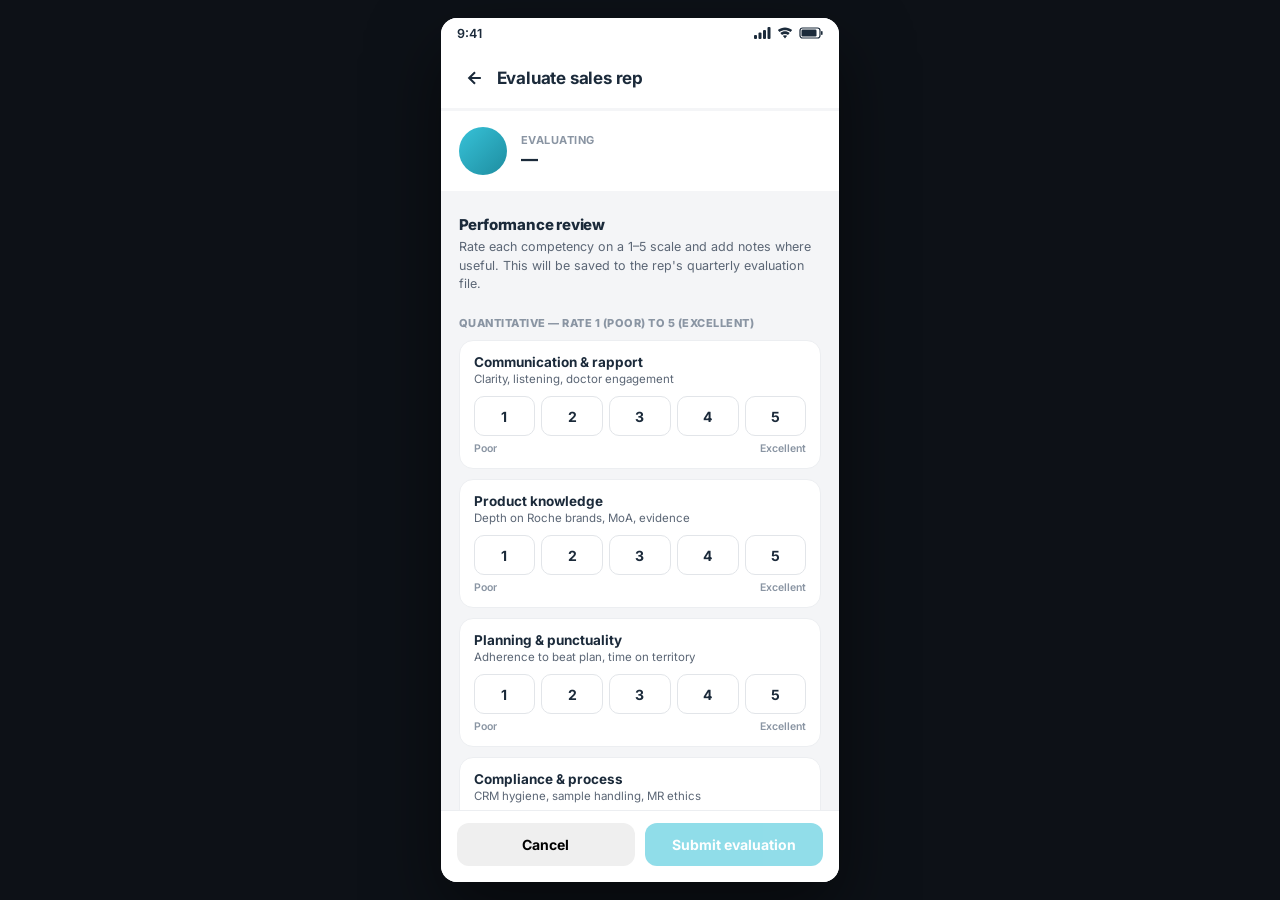
<file: evaluate/index.html>
<!DOCTYPE html>
<html lang="en">
<head>
<meta charset="UTF-8"/>
<meta name="viewport" content="width=device-width,initial-scale=1.0,maximum-scale=1.0,user-scalable=no"/>
<title>Evaluate · Roche SFA</title>
<link rel="preconnect" href="https://fonts.googleapis.com">
<link rel="preconnect" href="https://fonts.gstatic.com" crossorigin>
<link href="https://fonts.googleapis.com/css2?family=Inter:wght@400;600;700&display=swap" rel="stylesheet">
<link rel="stylesheet" href="/assets/styles.css">
</head>
<body>
<div class="device" id="device">
  <div class="stage">

    <div class="screen-view active" id="view-list">
      <div class="pf-topbar">
        <a class="pf-back" href="/profile" onclick="event.preventDefault();location.href='/profile';">
          <svg width="20" height="20" viewBox="0 0 24 24" fill="none" stroke="currentColor" stroke-width="2.5"><path d="M19 12H5M12 5l-7 7 7 7"/></svg>
        </a>
        <div class="pf-title">Evaluate sales rep</div>
      </div>
      <div class="pf-divider"></div>
      <div class="screen"><div style="padding:0 0 120px;">
        <div class="ev-hero">
          <div class="ev-hero-avatar" id="ev-avatar">SR</div>
          <div>
            <div class="ev-hero-label">Evaluating</div>
            <div class="ev-hero-name" id="ev-rep-name">—</div>
          </div>
        </div>
        <div class="pf-divider"></div>
        <div class="ev-intro">
          <div class="ev-intro-h">Performance review</div>
          <div class="ev-intro-s">Rate each competency on a 1–5 scale and add notes where useful. This will be saved to the rep's quarterly evaluation file.</div>
        </div>

        <div class="ev-section">
          <div class="ev-section-h">Quantitative — rate 1 (poor) to 5 (excellent)</div>
          <div id="ev-numeric"></div>
        </div>

        <div class="ev-section">
          <div class="ev-section-h">Qualitative — your written feedback</div>
          <div id="ev-text"></div>
        </div>

        <div class="ev-section">
          <div class="ev-section-h">Overall recommendation</div>
          <div class="ev-rec-row" id="ev-rec"></div>
        </div>

        <div class="ev-progress" id="ev-progress"></div>
      </div></div>
      <div class="ev-footer">
        <button class="btn secondary" onclick="location.href='/profile'">Cancel</button>
        <button class="btn btn-primary" id="ev-submit" onclick="submitEvaluation()">Submit evaluation</button>
      </div>
    </div>

  </div>
</div>

<script src="/assets/shell.js"></script>
<script>
document.getElementById('device').insertAdjacentHTML('afterbegin',STATUS_BAR_HTML);
document.getElementById('device').insertAdjacentHTML('beforeend','<div class="snackbar" id="snackbar"></div>');

const NUMERIC_Q=[
  {k:'comm',     l:'Communication & rapport',   s:'Clarity, listening, doctor engagement'},
  {k:'product',  l:'Product knowledge',         s:'Depth on Roche brands, MoA, evidence'},
  {k:'planning', l:'Planning & punctuality',    s:'Adherence to beat plan, time on territory'},
  {k:'compliance',l:'Compliance & process',     s:'CRM hygiene, sample handling, MR ethics'},
  {k:'outcome',  l:'Outcomes & conversions',    s:'Quality of leads, brand growth in territory'},
  {k:'team',     l:'Teamwork & collaboration',  s:'Coordination with MSL, KAM, marketing'},
];
const TEXT_Q=[
  {k:'strengths', l:'Notable strengths',         ph:'What this rep does exceptionally well.'},
  {k:'improve',   l:'Areas for improvement',     ph:'Coaching themes or skill gaps to focus on next quarter.'},
  {k:'goals',     l:'Goals for next quarter',    ph:'Specific, measurable goals for the upcoming review cycle.'},
  {k:'notes',     l:'Additional comments',       ph:'Anything else worth flagging for HR or the regional lead.'},
];
const RECS=[
  {k:'promote', l:'Promote',           c:'pos'},
  {k:'retain',  l:'Retain at level',   c:'neu'},
  {k:'coach',   l:'Needs coaching',    c:'amber'},
  {k:'pip',     l:'Place on PIP',      c:'neg'},
];

const ev={scores:{},notes:{},rec:''};

function getRepName(){
  const u=new URL(location.href);
  return u.searchParams.get('rep')||sessionStorage.getItem('evalRep')||'—';
}
function repInitials(name){
  const parts=(name.split('—')[0]||'').trim().split(/\s+/);
  return ((parts[0]||'')[0]||'').toUpperCase()+((parts[1]||'')[0]||'').toUpperCase();
}

function renderEvaluator(){
  const rep=getRepName();
  document.getElementById('ev-rep-name').textContent=rep;
  document.getElementById('ev-avatar').textContent=repInitials(rep);

  document.getElementById('ev-numeric').innerHTML=NUMERIC_Q.map(q=>`
    <div class="ev-q">
      <div class="ev-q-l">${q.l}</div>
      <div class="ev-q-s">${q.s}</div>
      <div class="ev-scale" data-key="${q.k}">
        ${[1,2,3,4,5].map(n=>`<button class="ev-scale-btn ${ev.scores[q.k]===n?'sel':''}" onclick="pickScore('${q.k}',${n})">${n}</button>`).join('')}
      </div>
      <div class="ev-scale-legend"><span>Poor</span><span>Excellent</span></div>
    </div>`).join('');

  document.getElementById('ev-text').innerHTML=TEXT_Q.map(q=>`
    <div class="ev-tq">
      <label class="tke-label">${q.l}</label>
      <textarea class="tke-textarea" placeholder="${q.ph}" oninput="ev.notes['${q.k}']=this.value;updateProgress();">${ev.notes[q.k]||''}</textarea>
    </div>`).join('');

  document.getElementById('ev-rec').innerHTML=RECS.map(r=>`
    <button class="ev-rec-chip ${r.c} ${ev.rec===r.k?'sel':''}" onclick="pickRec('${r.k}')">${r.l}</button>`).join('');

  updateProgress();
}
function pickScore(k,n){ ev.scores[k]=n; renderEvaluator(); }
function pickRec(k){ ev.rec=k; renderEvaluator(); }
function updateProgress(){
  const totalNumeric=NUMERIC_Q.length;
  const doneNumeric=NUMERIC_Q.filter(q=>ev.scores[q.k]).length;
  const recDone=ev.rec?1:0;
  const totalRequired=totalNumeric+1; /* numeric + rec */
  const doneRequired=doneNumeric+recDone;
  const pct=Math.round((doneRequired/totalRequired)*100);
  document.getElementById('ev-progress').innerHTML=`
    <div class="ev-prog-row">
      <span class="ev-prog-t">${doneRequired} / ${totalRequired} required answered</span>
      <span class="ev-prog-pct">${pct}%</span>
    </div>
    <div class="ev-prog-bar"><div class="ev-prog-fill" style="width:${pct}%;"></div></div>`;
  const sub=document.getElementById('ev-submit');
  sub.disabled=doneRequired<totalRequired;
  sub.style.opacity=sub.disabled?'.55':'1';
}
function submitEvaluation(){
  if(NUMERIC_Q.some(q=>!ev.scores[q.k])){ snack('Please answer all rating questions.'); return; }
  if(!ev.rec){ snack('Please pick an overall recommendation.'); return; }
  snack('Evaluation submitted.');
  setTimeout(()=>location.href='/profile',800);
}

renderEvaluator();
</script>
</body>
</html>
</file>
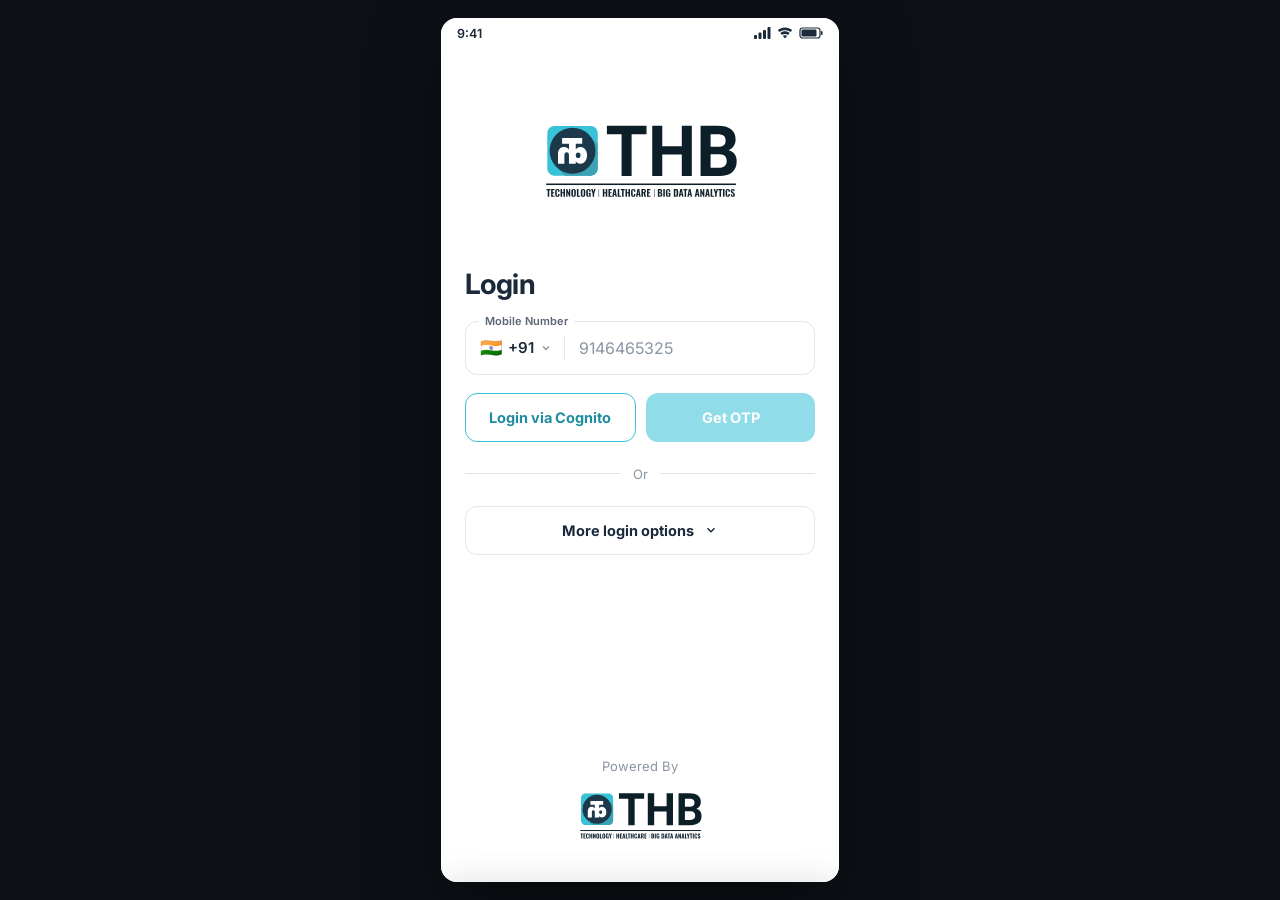
<file: login/index.html>
<!DOCTYPE html>
<html lang="en">
<head>
<meta charset="UTF-8"/>
<meta name="viewport" content="width=device-width,initial-scale=1.0,maximum-scale=1.0,user-scalable=no"/>
<title>Login · Roche SFA</title>
<link rel="preconnect" href="https://fonts.googleapis.com">
<link rel="preconnect" href="https://fonts.gstatic.com" crossorigin>
<link href="https://fonts.googleapis.com/css2?family=Inter:wght@400;600;700&display=swap" rel="stylesheet">
<link rel="stylesheet" href="/assets/styles.css">
</head>
<body>
<div class="device" id="device">
  <div class="stage">

    <!-- PHONE -->
    <div class="screen-view" id="view-phone">
      <div class="screen"><div class="lg-screen">
        <div class="lg-logo-wrap">
          <img class="lg-logo-img" src="/assets/thb-logo.svg" alt="THB — Technology · Healthcare · Big Data Analytics">
        </div>
        <div class="lg-body">
          <h1 class="lg-h">Login</h1>
          <div class="lg-field" id="lg-phone-field">
            <span class="lg-field-label">Mobile Number</span>
            <div class="lg-field-inner">
              <button class="lg-isd" onclick="openSheet('isd')">
                <span class="lg-isd-flag" id="lg-flag">🇮🇳</span>
                <span id="lg-code">+91</span>
                <svg class="lg-isd-chev" width="12" height="12" viewBox="0 0 24 24" fill="none" stroke="currentColor" stroke-width="2.5"><path d="M6 9l6 6 6-6"/></svg>
              </button>
              <span class="lg-field-sep"></span>
              <input class="lg-input" id="lg-phone" type="tel" inputmode="numeric" placeholder="9146465325" maxlength="15" oninput="onPhoneInput()" onfocus="document.getElementById('lg-phone-field').classList.add('focus')" onblur="document.getElementById('lg-phone-field').classList.remove('focus')"/>
            </div>
          </div>
          <div class="lg-btn-row">
            <button class="btn lg-btn-outline" onclick="snack('Cognito SSO — built next.')">Login via Cognito</button>
            <button class="btn btn-primary" id="lg-getotp" onclick="getOTP()" disabled style="opacity:.55;">Get OTP</button>
          </div>
          <div class="lg-or">Or</div>
          <button class="lg-more" onclick="snack('More login options — built next.')">
            More login options
            <svg width="14" height="14" viewBox="0 0 24 24" fill="none" stroke="currentColor" stroke-width="2.5"><path d="M6 9l6 6 6-6"/></svg>
          </button>
        </div>
        <div class="lg-foot">
          <div class="lg-foot-text">Powered By</div>
          <img class="lg-foot-logo-img" src="/assets/thb-logo.svg" alt="THB">
        </div>
      </div></div>
    </div>

    <!-- OTP -->
    <div class="screen-view" id="view-otp">
      <div class="screen"><div style="padding:0 24px;">
        <div class="otp-topbar" style="padding-left:0;padding-right:0;">
          <button class="otp-back" onclick="bucketGo('/login')">
            <svg width="22" height="22" viewBox="0 0 24 24" fill="none" stroke="currentColor" stroke-width="2.5"><path d="M19 12H5M12 5l-7 7 7 7"/></svg>
          </button>
        </div>
        <h1 class="otp-h">Enter OTP</h1>
        <div class="otp-sub">
          Sent to <span class="num" id="otp-phone-disp">+91 9146465325</span>
          <a class="edit" onclick="bucketGo('/login')">Edit</a>
        </div>
        <div class="otp-boxes" id="otp-boxes">
          <input class="otp-box" maxlength="1" inputmode="numeric" autocomplete="one-time-code"/>
          <input class="otp-box" maxlength="1" inputmode="numeric"/>
          <input class="otp-box" maxlength="1" inputmode="numeric"/>
          <input class="otp-box" maxlength="1" inputmode="numeric"/>
          <input class="otp-box" maxlength="1" inputmode="numeric"/>
          <input class="otp-box" maxlength="1" inputmode="numeric"/>
        </div>
        <div class="otp-resend-row">
          <span>Didn't receive it?</span>
          <button class="otp-resend" id="otp-resend" onclick="resendOTP()" disabled>Resend in <span id="otp-timer">30s</span></button>
        </div>
        <button class="btn btn-primary" id="otp-verify" onclick="verifyOTP()" style="width:100%;padding:15px;font-size:15px;opacity:.55;" disabled>Verify &amp; Continue</button>
      </div></div>
    </div>

  </div>

  <!-- Login success splash — fades in on correct OTP, then routes to /beat-plan -->
  <div class="login-splash" id="login-splash" aria-hidden="true">
    <div class="login-splash-mark">
      <svg width="36" height="36" viewBox="0 0 24 24" fill="none" stroke="#fff" stroke-width="3" stroke-linecap="round" stroke-linejoin="round"><path d="M5 12l5 5L20 7"/></svg>
    </div>
    <div class="login-splash-t">Welcome back, Raj</div>
    <div class="login-splash-s">Loading your beat plan…</div>
    <div class="login-splash-dots"><span></span><span></span><span></span></div>
  </div>

  <!-- ISD code sheet -->
  <div class="sheet-backdrop" id="isd-backdrop" onclick="closeSheet('isd')"></div>
  <div class="bottom-sheet" id="isd-sheet">
    <div class="sheet-handle"></div>
    <div class="sheet-header">
      <span class="sheet-title">Select country code</span>
      <button class="sheet-close" onclick="closeSheet('isd')"><svg width="14" height="14" viewBox="0 0 24 24" fill="none" stroke="currentColor" stroke-width="2.5"><path d="M18 6L6 18M6 6l12 12"/></svg></button>
    </div>
    <div class="isd-search">
      <svg width="16" height="16" viewBox="0 0 24 24" fill="none" stroke="currentColor" stroke-width="2"><circle cx="11" cy="11" r="7"/><path d="M21 21l-4.3-4.3"/></svg>
      <input type="text" placeholder="Search country or code" oninput="renderISDList(this.value)"/>
    </div>
    <div class="isd-list" id="isd-list"></div>
  </div>
</div>

<script src="/assets/shell.js"></script>
<script>
/* No bottom nav on login screens — inject status bar only */
document.getElementById('device').insertAdjacentHTML('afterbegin',STATUS_BAR_HTML);
document.getElementById('device').insertAdjacentHTML('beforeend','<div class="snackbar" id="snackbar"></div>');

const COUNTRIES=[
  {f:"🇮🇳",n:"India",c:"+91"},
  {f:"🇺🇸",n:"United States",c:"+1"},
  {f:"🇨🇦",n:"Canada",c:"+1"},
  {f:"🇬🇧",n:"United Kingdom",c:"+44"},
  {f:"🇦🇪",n:"United Arab Emirates",c:"+971"},
  {f:"🇸🇬",n:"Singapore",c:"+65"},
  {f:"🇦🇺",n:"Australia",c:"+61"},
  {f:"🇩🇪",n:"Germany",c:"+49"},
  {f:"🇫🇷",n:"France",c:"+33"},
  {f:"🇯🇵",n:"Japan",c:"+81"},
  {f:"🇨🇳",n:"China",c:"+86"},
  {f:"🇰🇷",n:"South Korea",c:"+82"},
  {f:"🇧🇩",n:"Bangladesh",c:"+880"},
  {f:"🇱🇰",n:"Sri Lanka",c:"+94"},
  {f:"🇳🇵",n:"Nepal",c:"+977"},
  {f:"🇵🇰",n:"Pakistan",c:"+92"},
  {f:"🇲🇾",n:"Malaysia",c:"+60"},
  {f:"🇮🇩",n:"Indonesia",c:"+62"},
  {f:"🇵🇭",n:"Philippines",c:"+63"},
  {f:"🇹🇭",n:"Thailand",c:"+66"},
  {f:"🇻🇳",n:"Vietnam",c:"+84"},
  {f:"🇸🇦",n:"Saudi Arabia",c:"+966"},
  {f:"🇶🇦",n:"Qatar",c:"+974"},
  {f:"🇰🇼",n:"Kuwait",c:"+965"},
  {f:"🇧🇭",n:"Bahrain",c:"+973"},
  {f:"🇴🇲",n:"Oman",c:"+968"},
  {f:"🇿🇦",n:"South Africa",c:"+27"},
  {f:"🇳🇬",n:"Nigeria",c:"+234"},
  {f:"🇪🇬",n:"Egypt",c:"+20"},
  {f:"🇰🇪",n:"Kenya",c:"+254"},
  {f:"🇧🇷",n:"Brazil",c:"+55"},
  {f:"🇲🇽",n:"Mexico",c:"+52"},
  {f:"🇦🇷",n:"Argentina",c:"+54"},
  {f:"🇮🇹",n:"Italy",c:"+39"},
  {f:"🇪🇸",n:"Spain",c:"+34"},
  {f:"🇳🇱",n:"Netherlands",c:"+31"},
  {f:"🇨🇭",n:"Switzerland",c:"+41"},
  {f:"🇸🇪",n:"Sweden",c:"+46"},
  {f:"🇳🇴",n:"Norway",c:"+47"},
  {f:"🇩🇰",n:"Denmark",c:"+45"},
  {f:"🇫🇮",n:"Finland",c:"+358"},
  {f:"🇮🇪",n:"Ireland",c:"+353"},
  {f:"🇧🇪",n:"Belgium",c:"+32"},
  {f:"🇵🇹",n:"Portugal",c:"+351"},
  {f:"🇬🇷",n:"Greece",c:"+30"},
  {f:"🇹🇷",n:"Turkey",c:"+90"},
  {f:"🇷🇺",n:"Russia",c:"+7"},
];

const STATIC_OTP="321564";
const ls={code:"+91",flag:"🇮🇳",phone:""};

function loadLoginState(){
  try{
    const s=JSON.parse(sessionStorage.getItem('rocheLogin')||'{}');
    if(s.code) ls.code=s.code; if(s.flag) ls.flag=s.flag; if(s.phone) ls.phone=s.phone;
  }catch(e){}
}
function saveLoginState(){sessionStorage.setItem('rocheLogin',JSON.stringify(ls));}

function onPhoneInput(){
  const v=document.getElementById('lg-phone').value.replace(/\D/g,'');
  document.getElementById('lg-phone').value=v;
  ls.phone=v;
  const ok=v.length>=6;
  const b=document.getElementById('lg-getotp');
  b.disabled=!ok; b.style.opacity=ok?'1':'.55';
}
function getOTP(){
  if(!ls.phone||ls.phone.length<6){snack('Enter a valid phone number.');return;}
  saveLoginState();
  bucketGo('/login/enter-otp');
}

/* ── ISD sheet ── */
function renderISDList(q){
  q=(q||'').toLowerCase().trim();
  const filtered=COUNTRIES.filter(c=>!q||c.n.toLowerCase().includes(q)||c.c.includes(q));
  document.getElementById('isd-list').innerHTML=filtered.map(c=>`
    <div class="isd-row" onclick="pickISD('${c.f}','${c.c}')">
      <span class="isd-row-flag">${c.f}</span>
      <span class="isd-row-name">${c.n}</span>
      <span class="isd-row-code">${c.c}</span>
    </div>`).join('');
}
function pickISD(flag,code){
  ls.flag=flag; ls.code=code; saveLoginState();
  document.getElementById('lg-flag').textContent=flag;
  document.getElementById('lg-code').textContent=code;
  closeSheet('isd');
}

/* ── OTP entry ── */
let resendInterval=null;
function setupOTP(){
  const boxes=document.querySelectorAll('#otp-boxes .otp-box');
  boxes.forEach((box,i)=>{
    box.value='';
    box.classList.remove('filled','error');
    box.oninput=()=>{
      box.value=box.value.replace(/\D/g,'').slice(0,1);
      if(box.value){box.classList.add('filled');if(boxes[i+1]) boxes[i+1].focus();}
      else box.classList.remove('filled');
      const filled=[...boxes].every(b=>b.value);
      const verify=document.getElementById('otp-verify');
      verify.disabled=!filled; verify.style.opacity=filled?'1':'.55';
      if(filled) verify.focus();
    };
    box.onkeydown=e=>{
      if(e.key==='Backspace'&&!box.value&&boxes[i-1]) boxes[i-1].focus();
    };
    box.onpaste=e=>{
      const data=(e.clipboardData||window.clipboardData).getData('text').replace(/\D/g,'').slice(0,6);
      if(!data) return; e.preventDefault();
      [...data].forEach((d,j)=>{if(boxes[j]){boxes[j].value=d;boxes[j].classList.add('filled');}});
      const filled=[...boxes].every(b=>b.value);
      const verify=document.getElementById('otp-verify');
      verify.disabled=!filled; verify.style.opacity=filled?'1':'.55';
      (boxes[Math.min(data.length,5)]||boxes[5]).focus();
    };
  });
  document.getElementById('otp-phone-disp').textContent=`${ls.code} ${ls.phone}`;
  setTimeout(()=>boxes[0].focus(),100);
  startResendTimer();
}
function startResendTimer(){
  let s=30;
  document.getElementById('otp-timer').textContent=s+'s';
  document.getElementById('otp-resend').disabled=true;
  document.getElementById('otp-resend').innerHTML='Resend in <span id="otp-timer">'+s+'s</span>';
  if(resendInterval) clearInterval(resendInterval);
  resendInterval=setInterval(()=>{
    s--;
    if(s<=0){
      clearInterval(resendInterval);
      const btn=document.getElementById('otp-resend');
      btn.disabled=false;
      btn.textContent='Resend OTP';
    } else {
      const t=document.getElementById('otp-timer');
      if(t) t.textContent=s+'s';
    }
  },1000);
}
function resendOTP(){snack('OTP resent.');startResendTimer();}
function verifyOTP(){
  const boxes=document.querySelectorAll('#otp-boxes .otp-box');
  const entered=[...boxes].map(b=>b.value).join('');
  if(entered===STATIC_OTP){
    snack('Verified. Logging in…');
    setTimeout(()=>location.href='/dashboards',700);
  } else {
    boxes.forEach(b=>b.classList.add('error'));
    snack('Incorrect OTP. Please try again.');
    setTimeout(()=>boxes.forEach(b=>b.classList.remove('error')),1200);
  }
}

/* ── Router ── */
function showView(name){
  document.getElementById('view-phone').classList.toggle('active',name==='phone');
  document.getElementById('view-otp').classList.toggle('active',name==='otp');
}

loadLoginState();
document.getElementById('lg-flag').textContent=ls.flag;
document.getElementById('lg-code').textContent=ls.code;
if(ls.phone){document.getElementById('lg-phone').value=ls.phone;onPhoneInput();}
renderISDList('');

bucketRoute('/login',{
  list(){ showView('phone'); },
  detail(slug){
    if(slug==='enter-otp'){
      if(!ls.phone){bucketGo('/login');return;}
      showView('otp'); setupOTP();
    } else bucketGo('/login');
  },
});
</script>
</body>
</html>
</file>
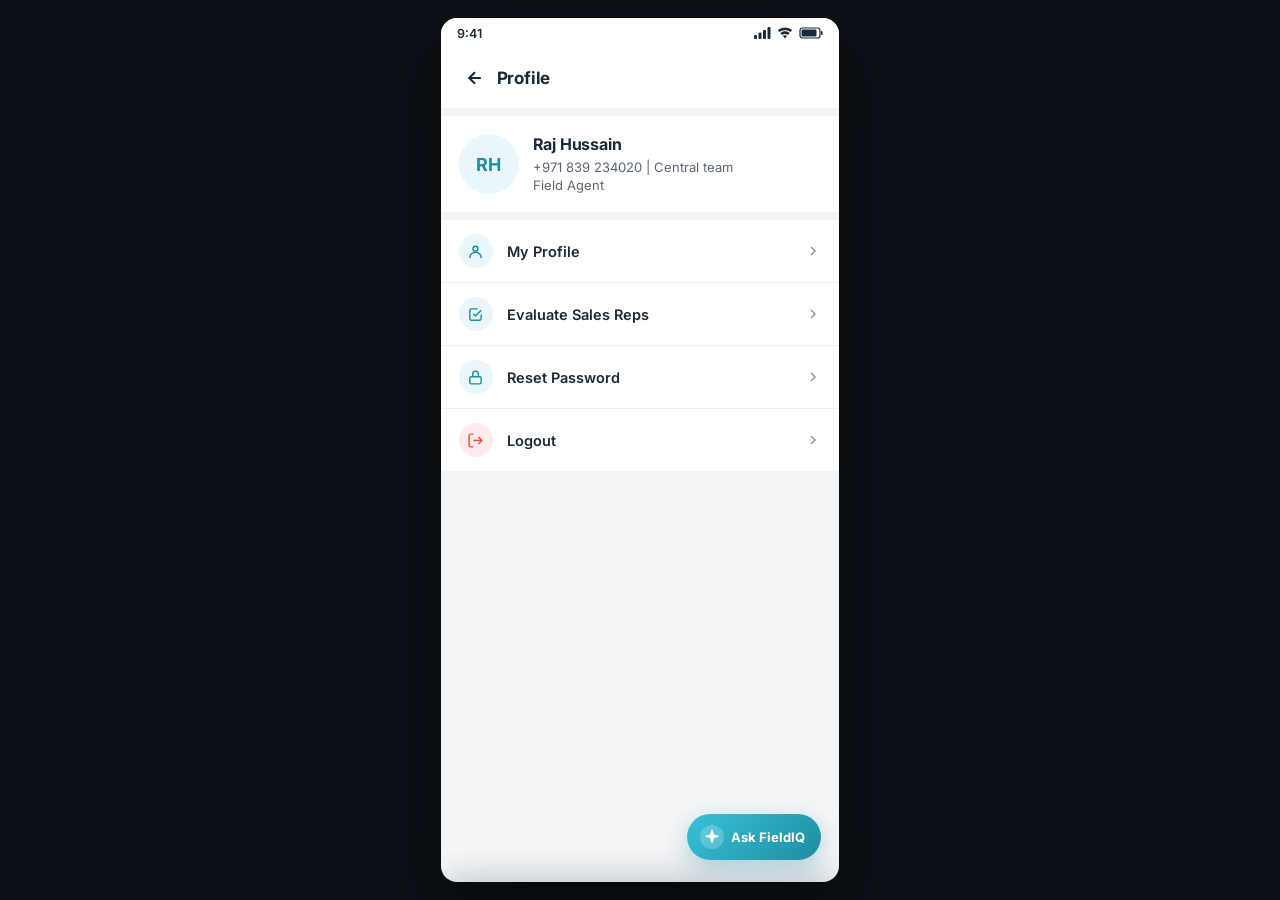
<file: profile/index.html>
<!DOCTYPE html>
<html lang="en">
<head>
<meta charset="UTF-8"/>
<meta name="viewport" content="width=device-width,initial-scale=1.0,maximum-scale=1.0,user-scalable=no"/>
<title>Profile · Roche SFA</title>
<link rel="preconnect" href="https://fonts.googleapis.com">
<link rel="preconnect" href="https://fonts.gstatic.com" crossorigin>
<link href="https://fonts.googleapis.com/css2?family=Inter:wght@400;600;700&display=swap" rel="stylesheet">
<link rel="stylesheet" href="/assets/styles.css">
</head>
<body>
<div class="device" id="device">
  <div class="stage">

    <!-- LIST -->
    <div class="screen-view" id="view-list">
      <div class="pf-topbar">
        <a class="pf-back" href="/beat-plan">
          <svg width="20" height="20" viewBox="0 0 24 24" fill="none" stroke="currentColor" stroke-width="2.5"><path d="M19 12H5M12 5l-7 7 7 7"/></svg>
        </a>
        <div class="pf-title">Profile</div>
      </div>
      <div class="pf-divider"></div>
      <div class="screen"><div style="padding:0 0 32px;">
        <div class="pf-hero">
          <div class="pf-avatar">RH</div>
          <div class="pf-info">
            <div class="pf-name">Raj Hussain</div>
            <div class="pf-meta">+971 839 234020 | Central team</div>
            <div class="pf-role">Field Agent</div>
          </div>
        </div>
        <div class="pf-divider"></div>
        <div class="pf-list">
          <a class="pf-item" href="/profile/my-profile" onclick="event.preventDefault();bucketGo('/profile/my-profile');">
            <span class="pf-item-ic"><svg width="17" height="17" viewBox="0 0 24 24" fill="none" stroke="currentColor" stroke-width="2"><circle cx="12" cy="8" r="3.5"/><path d="M4 21a8 8 0 0 1 16 0"/></svg></span>
            <span class="pf-item-t">My Profile</span>
            <svg class="pf-item-chev" width="16" height="16" viewBox="0 0 24 24" fill="none" stroke="currentColor" stroke-width="2.2"><path d="M9 6l6 6-6 6"/></svg>
          </a>
          <a class="pf-item" href="javascript:void(0)" onclick="openEvalSheet()">
            <span class="pf-item-ic"><svg width="17" height="17" viewBox="0 0 24 24" fill="none" stroke="currentColor" stroke-width="2"><path d="M9 11l3 3 8-8"/><path d="M20 12v6a2 2 0 0 1-2 2H6a2 2 0 0 1-2-2V6a2 2 0 0 1 2-2h9"/></svg></span>
            <span class="pf-item-t">Evaluate Sales Reps</span>
            <svg class="pf-item-chev" width="16" height="16" viewBox="0 0 24 24" fill="none" stroke="currentColor" stroke-width="2.2"><path d="M9 6l6 6-6 6"/></svg>
          </a>
          <a class="pf-item" href="/profile/reset-password" onclick="event.preventDefault();bucketGo('/profile/reset-password');">
            <span class="pf-item-ic"><svg width="17" height="17" viewBox="0 0 24 24" fill="none" stroke="currentColor" stroke-width="2"><rect x="4" y="11" width="16" height="10" rx="2"/><path d="M8 11V7a4 4 0 0 1 8 0v4"/></svg></span>
            <span class="pf-item-t">Reset Password</span>
            <svg class="pf-item-chev" width="16" height="16" viewBox="0 0 24 24" fill="none" stroke="currentColor" stroke-width="2.2"><path d="M9 6l6 6-6 6"/></svg>
          </a>
          <a class="pf-item" href="javascript:void(0)" onclick="openSheet('logout')">
            <span class="pf-item-ic" style="background:var(--red-tint);color:var(--red);"><svg width="17" height="17" viewBox="0 0 24 24" fill="none" stroke="currentColor" stroke-width="2"><path d="M9 21H5a2 2 0 0 1-2-2V5a2 2 0 0 1 2-2h4M16 17l5-5-5-5M21 12H9"/></svg></span>
            <span class="pf-item-t">Logout</span>
            <svg class="pf-item-chev" width="16" height="16" viewBox="0 0 24 24" fill="none" stroke="currentColor" stroke-width="2.2"><path d="M9 6l6 6-6 6"/></svg>
          </a>
        </div>
      </div></div>
    </div>

    <!-- MY PROFILE -->
    <div class="screen-view" id="view-my-profile">
      <div class="pf-topbar">
        <a class="pf-back" href="/profile" onclick="event.preventDefault();bucketGo('/profile');">
          <svg width="20" height="20" viewBox="0 0 24 24" fill="none" stroke="currentColor" stroke-width="2.5"><path d="M19 12H5M12 5l-7 7 7 7"/></svg>
        </a>
        <div class="pf-title">My Profile</div>
      </div>
      <div class="pf-divider"></div>
      <div class="screen"><div style="padding:0 0 32px;">
        <div class="mp-hero">
          <div class="mp-hero-avatar">RH</div>
          <div class="mp-hero-name">Raj Hussain</div>
          <div class="mp-hero-role">Field Agent</div>
        </div>
        <div class="pf-divider"></div>
        <div style="padding:0 18px;">
          <div class="vd-section">
            <div class="vd-section-title"><span class="it"><svg width="13" height="13" viewBox="0 0 24 24" fill="none" stroke="currentColor" stroke-width="2"><circle cx="12" cy="8" r="3.5"/><path d="M4 21a8 8 0 0 1 16 0"/></svg></span>Personal info</div>
            <div class="vd-row"><span class="vd-row-label">Name</span><span class="vd-row-value">Raj Hussain</span></div>
            <div class="vd-row"><span class="vd-row-label">Mobile</span><span class="vd-row-value">+971 839 234020</span></div>
          </div>
          <div class="vd-section">
            <div class="vd-section-title"><span class="it"><svg width="13" height="13" viewBox="0 0 24 24" fill="none" stroke="currentColor" stroke-width="2"><rect x="3" y="7" width="18" height="13" rx="2"/><path d="M8 7V5a2 2 0 0 1 2-2h4a2 2 0 0 1 2 2v2"/></svg></span>Work details</div>
            <div class="vd-row"><span class="vd-row-label">Role</span><span class="vd-row-value">Field Agent</span></div>
            <div class="vd-row"><span class="vd-row-label">Workspace</span><span class="vd-row-value">Roche SFA</span></div>
            <div class="vd-row"><span class="vd-row-label">Team</span><span class="vd-row-value">Central team</span></div>
            <div class="vd-row"><span class="vd-row-label">Branch mapped</span><span class="vd-row-value">Dubai — Healthcare City</span></div>
          </div>
          <div style="font-size:11.5px;color:var(--ink-3);text-align:center;margin-top:18px;padding:0 12px;line-height:1.5;">
            To update any of these details, please contact your administrator.
          </div>
        </div>
      </div></div>
    </div>

    <!-- RESET PASSWORD -->
    <div class="screen-view" id="view-reset-password">
      <div class="pf-topbar">
        <a class="pf-back" id="rp-back" href="/profile" onclick="event.preventDefault();onResetBack();">
          <svg width="20" height="20" viewBox="0 0 24 24" fill="none" stroke="currentColor" stroke-width="2.5"><path d="M19 12H5M12 5l-7 7 7 7"/></svg>
        </a>
        <div class="pf-title">Reset Password</div>
      </div>
      <div class="pf-divider"></div>
      <div class="pf-sub-screen">
        <div class="screen"><div class="pf-sub-body">
          <div class="pf-step-indicator">
            <span id="rp-step-text">Step 1 of 3</span>
            <span class="pf-step-dots" id="rp-step-dots"></span>
          </div>
          <div id="rp-step-body"></div>
        </div></div>
        <div class="pf-sub-footer">
          <button class="btn btn-primary" id="rp-cta" onclick="onResetCta()">Continue</button>
        </div>
      </div>
    </div>

  </div>

  <!-- Evaluate Sales Reps — dropdown + info card -->
  <div class="sheet-backdrop" id="eval-pick-backdrop" onclick="closeSheet('eval-pick')"></div>
  <div class="bottom-sheet" id="eval-pick-sheet">
    <div class="sheet-handle"></div>
    <div class="sheet-header">
      <span class="sheet-title">Evaluate sales rep</span>
      <button class="sheet-close" onclick="closeSheet('eval-pick')"><svg width="14" height="14" viewBox="0 0 24 24" fill="none" stroke="currentColor" stroke-width="2.5"><path d="M18 6L6 18M6 6l12 12"/></svg></button>
    </div>
    <div class="ropt-section" style="padding:0 0 6px;">
      <label class="tke-label">Sales rep <span class="req" style="color:var(--red)">*</span></label>
      <select class="tke-select" id="eval-rep" onchange="onPickEvalRep(this.value)">
        <option value="">Select a rep</option>
      </select>
    </div>
    <div id="eval-info" style="display:none;margin-top:14px;"></div>
    <div class="sheet-footer">
      <button class="btn secondary" onclick="closeSheet('eval-pick')">Cancel</button>
      <button class="btn btn-primary" id="eval-continue-btn" onclick="continueToEvaluate()" disabled style="opacity:.55;">Continue</button>
    </div>
  </div>

  <!-- Floating "Ask FieldIQ" agent — only visible on the /profile root view.
       Sits at device level (outside any screen-view) so it can't accidentally
       collide with menu-item touch events. Click handler bound in JS to make
       sure no inline-event mis-parsing can leak through. -->
  <button class="fiq-fab" id="fiq-fab" type="button" aria-label="Ask FieldIQ">
    <span class="fiq-fab-ic"><svg width="20" height="20" viewBox="0 0 24 24" fill="currentColor"><path d="M12 2l2.4 6.6L21 11l-6.6 2.4L12 20l-2.4-6.6L3 11l6.6-2.4L12 2z"/></svg></span>
    <span class="fiq-fab-t">Ask FieldIQ</span>
  </button>

  <!-- FieldIQ AI assistant — full-screen overlay -->
  <div class="fiq-overlay" id="fiq-overlay">
    <div class="fiq-header">
      <div class="fiq-header-l">
        <span class="fiq-logo"><svg width="14" height="14" viewBox="0 0 24 24" fill="currentColor"><path d="M12 2l2.4 6.6L21 11l-6.6 2.4L12 20l-2.4-6.6L3 11l6.6-2.4L12 2z"/></svg></span>
        <div>
          <div class="fiq-h-title">FieldIQ</div>
          <div class="fiq-h-sub">AI agent · Internal repository</div>
        </div>
      </div>
      <button class="fiq-close" onclick="closeFieldIQ()" aria-label="Close">
        <svg width="18" height="18" viewBox="0 0 24 24" fill="none" stroke="currentColor" stroke-width="2.4"><path d="M18 6L6 18M6 6l12 12"/></svg>
      </button>
    </div>
    <div class="fiq-body" id="fiq-body"></div>
    <div class="fiq-suggest" id="fiq-suggest"></div>
    <div class="fiq-input-row">
      <input class="fiq-input" id="fiq-input" placeholder="Ask FieldIQ anything…" onkeydown="if(event.key==='Enter')sendFIQ()"/>
      <button class="fiq-send" onclick="sendFIQ()" aria-label="Send">
        <svg width="18" height="18" viewBox="0 0 24 24" fill="currentColor"><path d="M2 21l21-9L2 3v7l15 2-15 2z"/></svg>
      </button>
    </div>
  </div>

  <!-- Logout confirm sheet -->
  <div class="sheet-backdrop" id="logout-backdrop" onclick="closeSheet('logout')"></div>
  <div class="bottom-sheet" id="logout-sheet">
    <div class="sheet-handle"></div>
    <div class="lo-sheet-body" style="padding-top:20px;">
      <div class="lo-icon-wrap">
        <div class="lo-icon"><svg width="26" height="26" viewBox="0 0 24 24" fill="none" stroke="currentColor" stroke-width="2.2"><path d="M9 21H5a2 2 0 0 1-2-2V5a2 2 0 0 1 2-2h4M16 17l5-5-5-5M21 12H9"/></svg></div>
      </div>
      <div class="lo-title">Log out?</div>
      <div class="lo-sub">You'll need to log in again to access the app.</div>
      <div class="lo-actions">
        <button class="btn secondary" onclick="closeSheet('logout')">Cancel</button>
        <button class="btn danger" onclick="doLogout()">Log out</button>
      </div>
    </div>
  </div>
</div>

<script src="/assets/shell.js"></script>
<script>
/* Profile bucket: no bottom nav. Inject status bar + snackbar. */
document.getElementById('device').insertAdjacentHTML('afterbegin',STATUS_BAR_HTML);
document.getElementById('device').insertAdjacentHTML('beforeend','<div class="snackbar" id="snackbar"></div>');

/* ════ STATIC AUTH FOR DEMO ════ */
const CURRENT_PWD="Thb@1234";
const STATIC_OTP="321564";

/* ════ ROUTING ════ */
function showView(name){
  document.getElementById('view-list').classList.toggle('active',name==='list');
  document.getElementById('view-my-profile').classList.toggle('active',name==='my-profile');
  document.getElementById('view-reset-password').classList.toggle('active',name==='reset-password');
  /* FAB lives at device level — show it only on the profile root */
  document.getElementById('fiq-fab').style.display=(name==='list')?'inline-flex':'none';
}

/* Hide the FAB whenever any sheet (including the Evaluate Sales Rep picker)
   is open — it visually collides with the bottom sheet. Restore only if no
   sheets remain open AND the user is on the profile list view. */
const __origOpenSheet=openSheet;
openSheet=function(id){
  __origOpenSheet(id);
  const fab=document.getElementById('fiq-fab');
  if(fab) fab.style.display='none';
};
const __origCloseSheet=closeSheet;
closeSheet=function(id){
  __origCloseSheet(id);
  setTimeout(()=>{
    const anyOpen=document.querySelector('.bottom-sheet.open');
    const onList=document.getElementById('view-list').classList.contains('active');
    const fab=document.getElementById('fiq-fab');
    if(fab && !anyOpen && onList) fab.style.display='inline-flex';
  },50);
};

/* ════ RESET PASSWORD ════ */
const rp={step:1,currentPwd:'',otp:'',newPwd:'',confirmPwd:'',resendT:null};

function renderResetStep(){
  document.getElementById('rp-step-text').textContent=`Step ${rp.step} of 3`;
  document.getElementById('rp-step-dots').innerHTML=[1,2,3].map(n=>{
    const cls=n<rp.step?'done':(n===rp.step?'active':'');
    return `<span class="pf-step-dot ${cls}"></span>`;
  }).join('');

  const body=document.getElementById('rp-step-body');
  const cta=document.getElementById('rp-cta');

  if(rp.step===1){
    body.innerHTML=`
      <h2 class="pf-form-h">Confirm current password</h2>
      <p class="pf-form-sub">For your security, please enter your current password to continue.</p>
      <div class="pwd-field" id="rp-cur-field">
        <span class="pwd-field-label">Current password</span>
        <input class="pwd-input" id="rp-cur" type="password" autocomplete="current-password" oninput="rp.currentPwd=this.value;updateCtaState();" onfocus="document.getElementById('rp-cur-field').classList.add('focus')" onblur="document.getElementById('rp-cur-field').classList.remove('focus')"/>
        <button class="pwd-eye" onclick="togglePwd('rp-cur',this)" aria-label="Show password"><svg width="18" height="18" viewBox="0 0 24 24" fill="none" stroke="currentColor" stroke-width="2"><path d="M1 12s4-8 11-8 11 8 11 8-4 8-11 8-11-8-11-8z"/><circle cx="12" cy="12" r="3"/></svg></button>
      </div>
      <div class="pwd-msg" id="rp-cur-msg"></div>`;
    cta.textContent='Continue';
    setTimeout(()=>document.getElementById('rp-cur').focus(),60);
  } else if(rp.step===2){
    body.innerHTML=`
      <h2 class="pf-form-h">Verify it's you</h2>
      <p class="pf-form-sub">We've sent a 6-digit code to <strong>+971 839 234020</strong>. Enter it below to continue.</p>
      <div class="otp-boxes" id="rp-otp-boxes">
        ${[0,1,2,3,4,5].map(()=>'<input class="otp-box" maxlength="1" inputmode="numeric"/>').join('')}
      </div>
      <div class="otp-resend-row">
        <span>Didn't receive it?</span>
        <button class="otp-resend" id="rp-resend" onclick="resendResetOTP()" disabled>Resend in <span id="rp-timer">30s</span></button>
      </div>
      <div class="pwd-msg" id="rp-otp-msg"></div>`;
    cta.textContent='Verify & continue';
    setupOTPBoxes();
    startResendTimer();
  } else if(rp.step===3){
    body.innerHTML=`
      <h2 class="pf-form-h">Set a new password</h2>
      <p class="pf-form-sub">Choose a password with at least 6 characters. You'll use this to log in next time.</p>
      <div class="pwd-field" id="rp-new-field">
        <span class="pwd-field-label">New password</span>
        <input class="pwd-input" id="rp-new" type="password" autocomplete="new-password" oninput="rp.newPwd=this.value;updateCtaState();" onfocus="document.getElementById('rp-new-field').classList.add('focus')" onblur="document.getElementById('rp-new-field').classList.remove('focus')"/>
        <button class="pwd-eye" onclick="togglePwd('rp-new',this)" aria-label="Show password"><svg width="18" height="18" viewBox="0 0 24 24" fill="none" stroke="currentColor" stroke-width="2"><path d="M1 12s4-8 11-8 11 8 11 8-4 8-11 8-11-8-11-8z"/><circle cx="12" cy="12" r="3"/></svg></button>
      </div>
      <div class="pwd-msg" id="rp-new-msg"></div>
      <div class="pwd-field" id="rp-conf-field">
        <span class="pwd-field-label">Re-enter new password</span>
        <input class="pwd-input" id="rp-conf" type="password" autocomplete="new-password" oninput="rp.confirmPwd=this.value;updateCtaState();" onfocus="document.getElementById('rp-conf-field').classList.add('focus')" onblur="document.getElementById('rp-conf-field').classList.remove('focus')"/>
        <button class="pwd-eye" onclick="togglePwd('rp-conf',this)" aria-label="Show password"><svg width="18" height="18" viewBox="0 0 24 24" fill="none" stroke="currentColor" stroke-width="2"><path d="M1 12s4-8 11-8 11 8 11 8-4 8-11 8-11-8-11-8z"/><circle cx="12" cy="12" r="3"/></svg></button>
      </div>
      <div class="pwd-msg" id="rp-conf-msg"></div>`;
    cta.textContent='Save new password';
    setTimeout(()=>document.getElementById('rp-new').focus(),60);
  }
  updateCtaState();
}

function updateCtaState(){
  const cta=document.getElementById('rp-cta');
  let ok=false;
  if(rp.step===1) ok=rp.currentPwd.length>0;
  else if(rp.step===2){
    const boxes=document.querySelectorAll('#rp-otp-boxes .otp-box');
    ok=[...boxes].every(b=>b.value);
  } else if(rp.step===3){
    ok=rp.newPwd.length>=6 && rp.confirmPwd.length>=6;
  }
  cta.disabled=!ok; cta.style.opacity=ok?'1':'.55';
}

function togglePwd(id,btn){
  const inp=document.getElementById(id);
  if(inp.type==='password'){
    inp.type='text';
    btn.innerHTML='<svg width="18" height="18" viewBox="0 0 24 24" fill="none" stroke="currentColor" stroke-width="2"><path d="M17.94 17.94A10.07 10.07 0 0 1 12 20c-7 0-11-8-11-8a18.5 18.5 0 0 1 5.06-5.94M9.9 4.24A9.12 9.12 0 0 1 12 4c7 0 11 8 11 8a18.5 18.5 0 0 1-2.16 3.19m-6.72-1.07a3 3 0 1 1-4.24-4.24"/><path d="M1 1l22 22"/></svg>';
  } else {
    inp.type='password';
    btn.innerHTML='<svg width="18" height="18" viewBox="0 0 24 24" fill="none" stroke="currentColor" stroke-width="2"><path d="M1 12s4-8 11-8 11 8 11 8-4 8-11 8-11-8-11-8z"/><circle cx="12" cy="12" r="3"/></svg>';
  }
}

function setupOTPBoxes(){
  const boxes=document.querySelectorAll('#rp-otp-boxes .otp-box');
  boxes.forEach((box,i)=>{
    box.oninput=()=>{
      box.value=box.value.replace(/\D/g,'').slice(0,1);
      if(box.value){box.classList.add('filled');if(boxes[i+1]) boxes[i+1].focus();}
      else box.classList.remove('filled');
      updateCtaState();
    };
    box.onkeydown=e=>{
      if(e.key==='Backspace'&&!box.value&&boxes[i-1]) boxes[i-1].focus();
    };
    box.onpaste=e=>{
      const data=(e.clipboardData||window.clipboardData).getData('text').replace(/\D/g,'').slice(0,6);
      if(!data) return; e.preventDefault();
      [...data].forEach((d,j)=>{if(boxes[j]){boxes[j].value=d;boxes[j].classList.add('filled');}});
      updateCtaState();
      (boxes[Math.min(data.length,5)]||boxes[5]).focus();
    };
  });
  setTimeout(()=>boxes[0].focus(),60);
}

function startResendTimer(){
  let s=30;
  if(rp.resendT) clearInterval(rp.resendT);
  const btn=document.getElementById('rp-resend');
  btn.disabled=true; btn.innerHTML='Resend in <span id="rp-timer">'+s+'s</span>';
  rp.resendT=setInterval(()=>{
    s--;
    if(s<=0){clearInterval(rp.resendT);btn.disabled=false;btn.textContent='Resend OTP';}
    else {const t=document.getElementById('rp-timer'); if(t) t.textContent=s+'s';}
  },1000);
}
function resendResetOTP(){snack('OTP resent.');startResendTimer();}

function onResetBack(){
  if(rp.step>1){
    rp.step--; renderResetStep();
  } else {
    bucketGo('/profile');
  }
}

function onResetCta(){
  if(rp.step===1){
    if(rp.currentPwd!==CURRENT_PWD){
      document.getElementById('rp-cur-field').classList.add('error');
      document.getElementById('rp-cur-msg').textContent='Incorrect password. Please try again.';
      document.getElementById('rp-cur-msg').className='pwd-msg error';
      return;
    }
    document.getElementById('rp-cur-field').classList.remove('error');
    rp.step=2; renderResetStep();
  } else if(rp.step===2){
    const boxes=document.querySelectorAll('#rp-otp-boxes .otp-box');
    const entered=[...boxes].map(b=>b.value).join('');
    if(entered!==STATIC_OTP){
      boxes.forEach(b=>b.classList.add('error'));
      document.getElementById('rp-otp-msg').textContent='Incorrect OTP. Please try again.';
      document.getElementById('rp-otp-msg').className='pwd-msg error';
      setTimeout(()=>boxes.forEach(b=>b.classList.remove('error')),1200);
      return;
    }
    rp.step=3; renderResetStep();
  } else if(rp.step===3){
    if(rp.newPwd.length<6){
      document.getElementById('rp-new-field').classList.add('error');
      document.getElementById('rp-new-msg').textContent='Password must be at least 6 characters.';
      document.getElementById('rp-new-msg').className='pwd-msg error';
      return;
    }
    document.getElementById('rp-new-field').classList.remove('error');
    document.getElementById('rp-new-msg').textContent='';
    if(rp.newPwd!==rp.confirmPwd){
      document.getElementById('rp-conf-field').classList.add('error');
      document.getElementById('rp-conf-msg').textContent="Passwords don't match.";
      document.getElementById('rp-conf-msg').className='pwd-msg error';
      return;
    }
    snack('Password updated.');
    setTimeout(()=>{
      /* reset state and return to /profile */
      rp.step=1; rp.currentPwd=''; rp.otp=''; rp.newPwd=''; rp.confirmPwd='';
      bucketGo('/profile');
    },700);
  }
}

/* ════ EVALUATE SALES REPS ════ */
const SALES_REPS=[
  "Aarti Menon — South 1",
  "Vikas Bhandari — South 2",
  "Priya Iyer — North 1",
  "Saurabh Mehta — West 1",
  "Karthik Subramaniam — East 1",
  "Neha Kulkarni — Central",
  "Rohit Jaiswal — North 2",
  "Sneha Pillai — South 3",
];
/* Per-rep monthly profile. Keyed by display name used in the dropdown. */
const SALES_REP_PROFILES={
  "Saurabh Mehta — West 1":      {role:"Field Sr Rep · West 1",  visits:24,connect:"88%",p1:11,samples:32,score:"4.4 / 5"},
  "Karthik Subramaniam — East 1":{role:"Field Rep · East 1",     visits:18,connect:"79%",p1:7, samples:21,score:"3.9 / 5"},
  "Neha Kulkarni — Central":     {role:"Field Sr Rep · Central", visits:21,connect:"91%",p1:13,samples:26,score:"4.6 / 5"},
  "Rohit Jaiswal — North 2":     {role:"Field Rep · North 2",    visits:14,connect:"68%",p1:5, samples:14,score:"3.5 / 5"},
  "Sneha Pillai — South 3":      {role:"Field Sr Rep · South 3", visits:26,connect:"84%",p1:12,samples:30,score:"4.2 / 5"},
};
function evalInitials(s){const parts=s.split(/\s+/);return ((parts[0]||'')[0]||'').toUpperCase()+((parts[parts.length-1]||'')[0]||'').toUpperCase();}

function openEvalSheet(){
  const sel=document.getElementById('eval-rep');
  sel.innerHTML='<option value="">Select a rep</option>'+SALES_REPS.map(r=>`<option>${r}</option>`).join('');
  sel.value='';
  document.getElementById('eval-info').style.display='none';
  document.getElementById('eval-info').innerHTML='';
  setEvalContinue(false);
  openSheet('eval-pick');
}
function onPickEvalRep(name){
  const info=document.getElementById('eval-info');
  if(!name){ info.style.display='none'; info.innerHTML=''; setEvalContinue(false); return; }
  const p=SALES_REP_PROFILES[name]||{role:'—',visits:'—',connect:'—',p1:'—',samples:'—',score:'—'};
  const displayName=name.split(' — ')[0];
  info.style.display='block';
  info.innerHTML=`<div class="eval-card-period">Last month · snapshot</div>
    <div class="eval-card">
      <div class="eval-card-head">
        <div class="eval-card-avatar">${evalInitials(displayName)}</div>
        <div class="eval-card-info">
          <div class="eval-card-name">${displayName}</div>
          <div class="eval-card-role">${p.role}</div>
        </div>
      </div>
      <div class="eval-stats">
        <div class="eval-stat"><div class="eval-stat-v">${p.visits}</div><div class="eval-stat-l">Visits</div></div>
        <div class="eval-stat"><div class="eval-stat-v">${p.connect}</div><div class="eval-stat-l">Connect rate</div></div>
        <div class="eval-stat"><div class="eval-stat-v">${p.p1}</div><div class="eval-stat-l">P1 doctors met</div></div>
        <div class="eval-stat"><div class="eval-stat-v">${p.samples}</div><div class="eval-stat-l">Samples dropped</div></div>
        <div class="eval-stat" style="grid-column:span 2;"><div class="eval-stat-v">${p.score}</div><div class="eval-stat-l">Last evaluation score</div></div>
      </div>
    </div>`;
  setEvalContinue(true);
}
function setEvalContinue(on){
  const b=document.getElementById('eval-continue-btn');
  b.disabled=!on; b.style.opacity=on?'1':'.55';
}
function continueToEvaluate(){
  const rep=document.getElementById('eval-rep').value;
  if(!rep){ snack('Please select a sales rep.'); return; }
  closeSheet('eval-pick');
  sessionStorage.setItem('evalRep',rep);
  setTimeout(()=>location.href=`/evaluate?rep=${encodeURIComponent(rep)}`,200);
}

/* ════ FIELDIQ AI AGENT ════ */
/* Agent-productivity prompts — sales, compliance, RCPA gaps, target history. */
const FIQ_SUGGESTIONS=[
  "What was my total primary sales last month, and did I hit my target?",
  "What is my visit compliance and average visits per day for the last month?",
  "Which of my doctors have the largest gap between prescription potential and actual RCPA — where am I leaving money on the table?",
  "Which months in the past year did I miss my primary sales target, and for which brands?",
];
let __fiqHistory=[];
function openFieldIQ(){
  /* Hard guard — close any sheets that may be open so we can't end up with a
     stacked logout / eval-pick modal sitting behind the chat. Belt and braces
     against ghost-click events that can fire on touch devices. */
  document.querySelectorAll('.sheet-backdrop.open,.bottom-sheet.open').forEach(el=>el.classList.remove('open'));
  __fiqHistory=[{
    role:'agent',
    text:"Hi Raj — I'm FieldIQ, your personal field copilot. I can help you plan your day, prep for the next doctor, surface pending follow-ups, or pull the right talking points. Try a prompt below or ask anything.",
  }];
  renderFIQ();
  document.getElementById('fiq-overlay').classList.add('open');
  setTimeout(()=>document.getElementById('fiq-input').focus(),120);
}
function closeFieldIQ(){
  document.getElementById('fiq-overlay').classList.remove('open');
}
function renderFIQ(){
  const body=document.getElementById('fiq-body');
  body.innerHTML=__fiqHistory.map(m=>`
    <div class="fiq-msg ${m.role}">
      ${m.role==='agent'?'<span class="fiq-msg-avatar"><svg width="11" height="11" viewBox="0 0 24 24" fill="currentColor"><path d="M12 2l2.4 6.6L21 11l-6.6 2.4L12 20l-2.4-6.6L3 11l6.6-2.4L12 2z"/></svg></span>':''}
      <div class="fiq-msg-bubble">${m.text}</div>
    </div>`).join('');
  body.scrollTop=body.scrollHeight;
  const sug=document.getElementById('fiq-suggest');
  sug.innerHTML=__fiqHistory.length<=1
    ? FIQ_SUGGESTIONS.map(s=>`<button class="fiq-chip" onclick="sendFIQ('${s.replace(/'/g,"\\'")}')">${s}</button>`).join('')
    : '';
}
function sendFIQ(preset){
  const inp=document.getElementById('fiq-input');
  const text=(preset||inp.value||'').trim();
  if(!text) return;
  inp.value='';
  __fiqHistory.push({role:'user',text});
  renderFIQ();
  /* Typing indicator */
  __fiqHistory.push({role:'agent',text:'<span class="fiq-typing"><span></span><span></span><span></span></span>'});
  renderFIQ();
  setTimeout(()=>{
    __fiqHistory.pop();
    __fiqHistory.push({role:'agent',text:mockFIQReply(text)});
    renderFIQ();
  },900);
}
function mockFIQReply(q){
  const lc=q.toLowerCase();

  /* 1. Primary sales last month + target */
  if(lc.includes('primary sales')||(lc.includes('hit')&&lc.includes('target'))){
    return "Primary sales — <strong>May 2026</strong>:<br>• Achieved: <strong>₹48.6 L</strong><br>• Target: ₹52.0 L<br>• Attainment: <strong>93.5%</strong> · <span style=\"color:#DD8A2A;font-weight:700;\">missed by ₹3.4 L</span><br><br>Brand-wise gap:<br>• <strong>Herceptin</strong> — ₹19.2 L vs ₹19.0 L · <span style=\"color:#2FA56C;font-weight:700;\">+1%</span><br>• <strong>Avastin</strong> — ₹14.8 L vs ₹16.0 L · −7.5%<br>• <strong>Tecentriq</strong> — ₹8.1 L vs ₹10.0 L · <span style=\"color:#EF4A45;font-weight:700;\">−19%</span><br>• <strong>MabThera</strong> — ₹6.5 L vs ₹7.0 L · −7%<br>Tecentriq is the main drag — want me to surface the top 3 prescribers to recover?";
  }

  /* 2. Visit compliance + avg visits/day */
  if(lc.includes('compliance')||(lc.includes('average')&&lc.includes('visits'))||(lc.includes('visits per day'))){
    return "Last 30 days · visit metrics:<br>• <strong>VF compliance:</strong> 84% (target 80%) · <span style=\"color:#2FA56C;font-weight:700;\">on track</span><br>• <strong>Avg visits/day:</strong> 5.7 (target 6.0) · slightly under<br>• Total completed calls: 142<br>• Doctor coverage: 79% (22/28)<br><br>Where compliance dropped:<br>• <strong>P3 tier</strong> — only 50% covered (3/6) — pulled the overall avg down<br>• <strong>Tue 27 May & Thu 5 Jun</strong> — only 2 visits each (admin/CME days)<br>Lift suggestion: book one extra P3 call next Wed to bring avg to 6.0/day.";
  }

  /* 3. Prescription potential vs RCPA gap */
  if(lc.includes('rcpa')||lc.includes('potential')||lc.includes('leaving money')||lc.includes('gap')){
    return "Top 5 doctors with the largest <strong>Rx potential vs RCPA gap</strong>:<br>1. <strong>Dr. Padmavathi K-R</strong> · Nephrology · gap <strong>₹4.2 L</strong> (potential ₹6.8 L, actual ₹2.6 L) — Tecentriq under-prescribed<br>2. <strong>Dr. Rohan Bhat</strong> · Oncology · gap <strong>₹3.6 L</strong> — Herceptin steady, Kadcyla untouched<br>3. <strong>Dr. Rajesh Kumar</strong> · Oncology · gap <strong>₹2.9 L</strong> — Avastin trending down, competitor share rising<br>4. <strong>Dr. Sneha Rao</strong> · Oncology · gap <strong>₹2.1 L</strong> — strong on MabThera, weak on Perjeta<br>5. <strong>Dr. Mallika</strong> · CTVS · gap <strong>₹1.4 L</strong> — RoActemra missed despite high-volume practice<br><br>Combined recoverable opportunity: <strong>~₹14.2 L</strong>. Want me to draft a brand-wise pitch for #1?";
  }

  /* 4. Missed-target months past year, by brand */
  if(lc.includes('past year')||lc.includes('last year')||lc.includes('12 month')||lc.includes('miss')||lc.includes('which month')){
    return "Months you missed your primary sales target — <strong>Jun '25 to May '26</strong>:<br><br>• <strong>Jul '25</strong> — 88% · brands: <strong>Tecentriq, Esbriet</strong><br>• <strong>Sep '25</strong> — 91% · brands: <strong>Avastin, Tarceva</strong><br>• <strong>Dec '25</strong> — 86% · brands: <strong>Herceptin</strong> (festive lull), <strong>Tecentriq</strong><br>• <strong>Feb '26</strong> — 94% · brands: <strong>MabThera</strong><br>• <strong>May '26</strong> — 93.5% · brands: <strong>Tecentriq, Avastin</strong><br><br><strong>Tecentriq</strong> is the recurring miss (4 of 5 months). Want me to pull the prescribing trend &amp; the doctors who slowed down?";
  }

  /* Fallback */
  return "I can pull data on your sales, visit compliance, doctor potential vs RCPA, target history, or anything specific to a doctor or brand. Try one of the chips below — or ask me directly.";
}

/* ════ LOGOUT ════ */
function doLogout(){
  closeSheet('logout');
  sessionStorage.removeItem('rocheLogin');
  setTimeout(()=>location.href='/login',150);
}

/* ════ FIELDIQ FAB — bind in JS, capture phase, kill propagation.
   Inline onclick was unreliable on touch — a tap on the FAB could also fire a
   synthetic click on the Logout link beneath after the slide-up animation.
   By using `pointerdown` in the capture phase + stopImmediatePropagation we
   make sure NO other handler can run from the same gesture. ════ */
(function(){
  const fab=document.getElementById('fiq-fab');
  if(!fab) return;
  const handler=(e)=>{
    e.stopImmediatePropagation();
    e.stopPropagation();
    e.preventDefault();
    openFieldIQ();
  };
  /* pointerdown fires once per tap on both mouse + touch; passive:false lets
     us call preventDefault to short-circuit any synthetic click that follows. */
  fab.addEventListener('pointerdown',handler,{capture:true,passive:false});
  /* Click is also bound as a fallback (e.g. keyboard activation). */
  fab.addEventListener('click',handler,{capture:true});
})();

/* ════ ROUTER ════ */
bucketRoute('/profile',{
  list(){ showView('list'); },
  detail(slug){
    if(slug==='my-profile'){ showView('my-profile'); }
    else if(slug==='reset-password'){
      /* fresh state every entry */
      rp.step=1; rp.currentPwd=''; rp.otp=''; rp.newPwd=''; rp.confirmPwd='';
      showView('reset-password'); renderResetStep();
    } else {
      bucketGo('/profile');
    }
  },
});
</script>
</body>
</html>
</file>
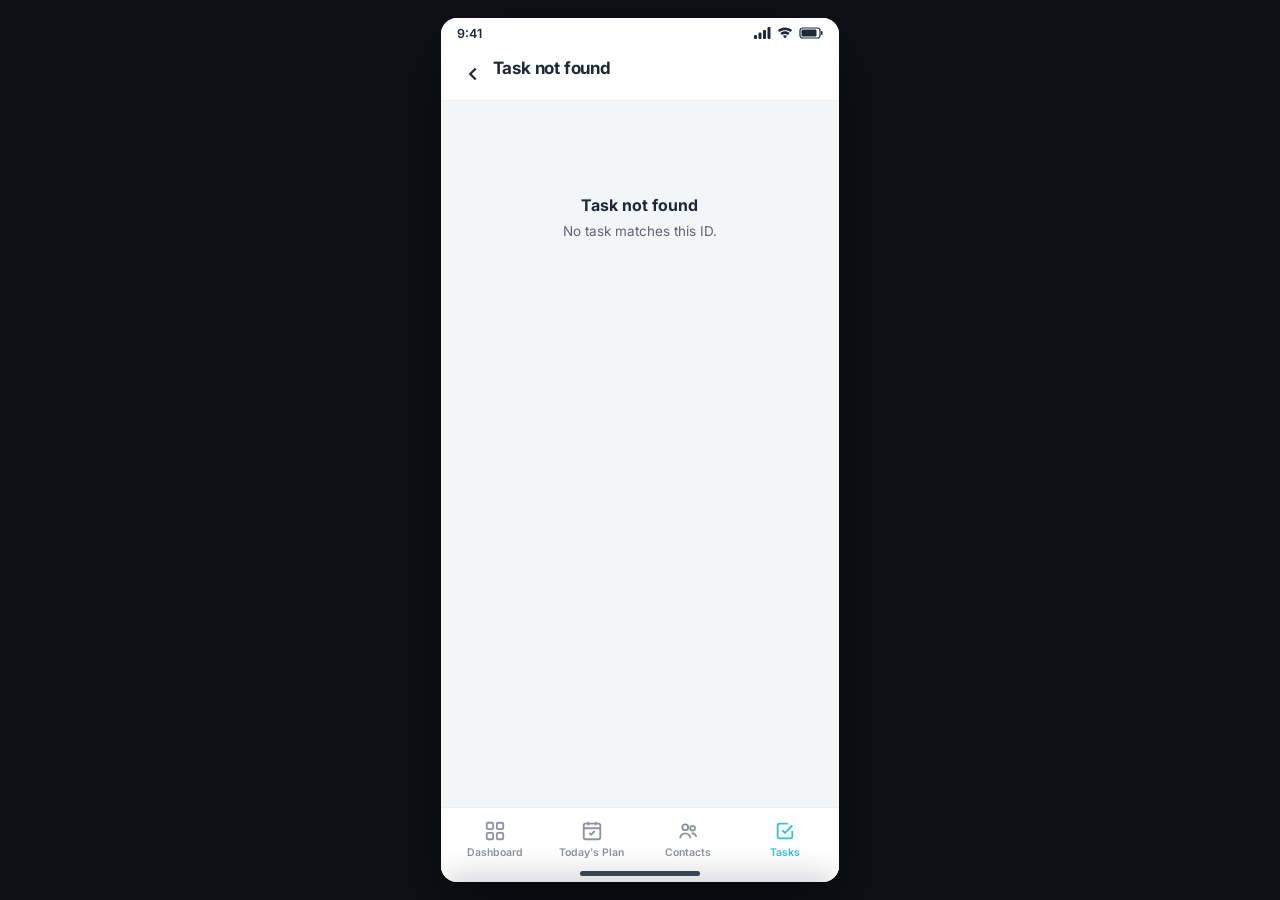
<file: tasks/index.html>
<!DOCTYPE html>
<html lang="en">
<head>
<meta charset="UTF-8"/>
<meta name="viewport" content="width=device-width,initial-scale=1.0,maximum-scale=1.0,user-scalable=no"/>
<title>Tasks · Roche SFA</title>
<link rel="preconnect" href="https://fonts.googleapis.com">
<link rel="preconnect" href="https://fonts.gstatic.com" crossorigin>
<link href="https://fonts.googleapis.com/css2?family=Inter:wght@400;600;700&display=swap" rel="stylesheet">
<link rel="stylesheet" href="/assets/styles.css">
</head>
<body>
<div class="device" id="device">
  <div class="stage">

    <!-- LIST -->
    <div class="screen-view" id="view-list">
      <div class="appheader">
        <div class="header-row">
          <h1 class="page-title">Tasks</h1>
          <div style="display:flex;align-items:center;gap:12px;">
            <span class="daterange" onclick="snack('Date filter — built next.')">
              <svg width="15" height="15" viewBox="0 0 24 24" fill="none" stroke="currentColor" stroke-width="2"><rect x="3" y="4" width="18" height="17" rx="2"/><path d="M3 9h18M8 2v4M16 2v4"/></svg>
              <span>14 Jun – 16 Jun</span>
              <svg class="chev" width="13" height="13" viewBox="0 0 24 24" fill="none" stroke="currentColor" stroke-width="2.5"><path d="M6 9l6 6 6-6"/></svg>
            </span>
            <div class="avatar" onclick="location.href='/profile'">RH</div>
          </div>
        </div>
      </div>
      <div class="chiprow" id="task-chips"></div>
      <div class="searchwrap"><div class="search">
        <svg width="18" height="18" viewBox="0 0 24 24" fill="none" stroke="currentColor" stroke-width="2"><circle cx="11" cy="11" r="7"/><path d="M21 21l-4.3-4.3"/></svg>
        <input id="task-search" placeholder="Search by name, task ID, keyword" oninput="renderTasks()">
      </div></div>
      <div class="toolsrow">
        <span class="count" id="task-count">— tasks</span>
        <div class="tools">
          <button class="iconbtn" onclick="openSheet('t-sort')" title="Sort"><svg width="16" height="16" viewBox="0 0 24 24" fill="none" stroke="currentColor" stroke-width="2"><path d="M3 6h12M3 12h9M3 18h6M17 7v12M17 19l3-3M17 19l-3-3"/></svg></button>
          <button class="iconbtn" onclick="openSheet('t-filter')" title="Filter"><svg width="16" height="16" viewBox="0 0 24 24" fill="none" stroke="currentColor" stroke-width="2"><path d="M3 5h18l-7 8v6l-4 2v-8z"/></svg></button>
        </div>
      </div>
      <div class="screen"><div class="pad" id="task-list" style="padding-top:0;"></div></div>
    </div>

    <!-- DETAIL (B2B-style) -->
    <div class="screen-view" id="view-detail">
      <div class="tk-topbar">
        <a class="tk-back" href="/tasks" onclick="event.preventDefault();bucketGo('/tasks');">
          <svg width="22" height="22" viewBox="0 0 24 24" fill="none" stroke="currentColor" stroke-width="2.5"><path d="M15 18l-6-6 6-6"/></svg>
        </a>
        <div class="tk-title-block">
          <div class="tk-id" id="td-id">Task #—</div>
          <div class="tk-id-sub" id="td-sub">Created on —</div>
        </div>
      </div>
      <div class="screen"><div style="padding:0 0 24px;" id="td-body"></div></div>
      <div class="tk-footer">
        <button class="btn btn-primary" onclick="openEdit()">Update Task</button>
      </div>
    </div>

    <!-- EDIT (Update form) -->
    <div class="screen-view" id="view-edit">
      <div class="tk-topbar">
        <button class="tk-back" onclick="closeEdit()">
          <svg width="22" height="22" viewBox="0 0 24 24" fill="none" stroke="currentColor" stroke-width="2.5"><path d="M15 18l-6-6 6-6"/></svg>
        </button>
        <div class="tk-title-block">
          <div class="tk-id" id="te-id">Update Task #—</div>
        </div>
      </div>
      <div class="screen"><div id="te-body"></div></div>
      <div class="tk-footer">
        <button class="btn btn-primary" onclick="saveEdit()">Update Task</button>
      </div>
    </div>

  </div>

  <!-- Sort sheet -->
  <div class="sheet-backdrop" id="t-sort-backdrop" onclick="closeSheet('t-sort')"></div>
  <div class="bottom-sheet" id="t-sort-sheet">
    <div class="sheet-handle"></div>
    <div class="sheet-header">
      <span class="sheet-title">Sort tasks by</span>
      <button class="sheet-close" onclick="closeSheet('t-sort')"><svg width="14" height="14" viewBox="0 0 24 24" fill="none" stroke="currentColor" stroke-width="2.5"><path d="M18 6L6 18M6 6l12 12"/></svg></button>
    </div>
    <div class="sf-list" id="t-sort-list"></div>
    <div class="sheet-footer">
      <button class="btn secondary" onclick="closeSheet('t-sort')">Cancel</button>
      <button class="btn btn-primary" onclick="applyTasksSort()">Apply</button>
    </div>
  </div>

  <!-- Filter sheet -->
  <div class="sheet-backdrop" id="t-filter-backdrop" onclick="closeSheet('t-filter')"></div>
  <div class="bottom-sheet" id="t-filter-sheet">
    <div class="sheet-handle"></div>
    <div class="sheet-header">
      <span class="sheet-title">Filters</span>
      <button class="sheet-close" onclick="closeSheet('t-filter')"><svg width="14" height="14" viewBox="0 0 24 24" fill="none" stroke="currentColor" stroke-width="2.5"><path d="M18 6L6 18M6 6l12 12"/></svg></button>
    </div>
    <div class="sf-section">
      <div class="sf-section-h">Priority</div>
      <div class="sf-chips" id="t-filter-prio"></div>
    </div>
    <div class="sf-section">
      <div class="sf-section-h">Task type</div>
      <div class="sf-chips" id="t-filter-type"></div>
    </div>
    <div class="sf-section">
      <div class="sf-toggle">
        <div>
          <div class="sf-toggle-t">Show overdue only</div>
          <div class="sf-toggle-sub">Hide tasks not yet past their due date</div>
        </div>
        <div class="sf-switch" id="t-filter-overdue" onclick="toggleOverdueSwitch(this)"></div>
      </div>
    </div>
    <div class="sheet-footer">
      <button class="btn secondary" onclick="resetTasksFilter()">Reset</button>
      <button class="btn btn-primary" onclick="applyTasksFilter()">Apply</button>
    </div>
  </div>
</div>

<script src="/assets/data.js"></script>
<script src="/assets/shell.js"></script>
<script>
initShell('tasks');

const ts={
  status:"All",sort:"prio",
  filter:{prio:[],type:[],overdue:false},
  sortDraft:"prio",
  filterDraft:{prio:[],type:[],overdue:false},
};
const T_SORTS=[
  {k:"prio",l:"Highest priority"},
  {k:"new",l:"Newest first"},
  {k:"old",l:"Oldest first"},
  {k:"updated",l:"Recently updated"},
  {k:"due",l:"Soonest due"},
];
const PRIO_CLASS={High:'high',Med:'med',Low:'low'};
const DOT_FOR=t=>t.overdue?'var(--red)':(t.status==='Completed'?'var(--green)':t.status==='In Progress'?'var(--teal)':t.status==='Denied'?'var(--gray-dot)':'var(--teal)');

function renderChips(){document.getElementById('task-chips').innerHTML=["All","Open","In Progress","Completed","Denied"].map(c=>`<button class="chip ${ts.status===c?'active':''}" onclick="setStatus('${c}')">${c}</button>`).join('');}
function setStatus(s){ts.status=s;renderChips();renderTasks();}

/* ── Sort & Filter sheets ── */
const _openSheetOrig=openSheet;
openSheet=function(id){
  if(id==='t-sort') populateTasksSortSheet();
  if(id==='t-filter') populateTasksFilterSheet();
  _openSheetOrig(id);
};
function populateTasksSortSheet(){
  ts.sortDraft=ts.sort;
  document.getElementById('t-sort-list').innerHTML=T_SORTS.map(s=>`
    <div class="sf-option ${ts.sortDraft===s.k?'sel':''}" onclick="pickTSort('${s.k}')">
      <span class="sf-option-t">${s.l}</span><span class="sf-radio"></span>
    </div>`).join('');
}
function pickTSort(k){ts.sortDraft=k;document.querySelectorAll('#t-sort-list .sf-option').forEach((el,i)=>el.classList.toggle('sel',T_SORTS[i].k===k));}
function applyTasksSort(){ts.sort=ts.sortDraft;closeSheet('t-sort');renderTasks();}

function populateTasksFilterSheet(){
  ts.filterDraft={prio:[...ts.filter.prio],type:[...ts.filter.type],overdue:ts.filter.overdue};
  document.getElementById('t-filter-prio').innerHTML=["High","Med","Low"].map(p=>`<button class="sf-chip-multi ${ts.filterDraft.prio.includes(p)?'sel':''}" onclick="toggleTFilter('prio','${p}',this)">${p==='Med'?'Medium':p}</button>`).join('');
  const types=[...new Set(TASKS.map(t=>t.type))].sort();
  document.getElementById('t-filter-type').innerHTML=types.map(t=>`<button class="sf-chip-multi ${ts.filterDraft.type.includes(t)?'sel':''}" onclick="toggleTFilter('type','${t.replace(/'/g,"\\'")}',this)">${t}</button>`).join('');
  document.getElementById('t-filter-overdue').classList.toggle('on',ts.filterDraft.overdue);
}
function toggleTFilter(group,val,btn){
  const list=ts.filterDraft[group];
  const i=list.indexOf(val);
  if(i>=0) list.splice(i,1); else list.push(val);
  btn.classList.toggle('sel');
}
function toggleOverdueSwitch(el){ts.filterDraft.overdue=!ts.filterDraft.overdue;el.classList.toggle('on',ts.filterDraft.overdue);}
function applyTasksFilter(){ts.filter={prio:[...ts.filterDraft.prio],type:[...ts.filterDraft.type],overdue:ts.filterDraft.overdue};closeSheet('t-filter');renderTasks();}
function resetTasksFilter(){ts.filterDraft={prio:[],type:[],overdue:false};populateTasksFilterSheet();}

function renderTasks(){
  const q=(document.getElementById('task-search').value||'').toLowerCase();
  let rows=TASKS.filter(t=>{
    const s=ts.status==='All'||t.status===ts.status;
    const prioOk=!ts.filter.prio.length||ts.filter.prio.includes(t.prio);
    const typeOk=!ts.filter.type.length||ts.filter.type.includes(t.type);
    const overdueOk=!ts.filter.overdue||t.overdue;
    const m=!q||t.title.toLowerCase().includes(q)||t.doctor.toLowerCase().includes(q)||String(t.id).includes(q)||t.type.toLowerCase().includes(q);
    return s&&prioOk&&typeOk&&overdueOk&&m;
  });
  if(ts.sort==="prio"){const o={High:0,Med:1,Low:2};rows=[...rows].sort((a,b)=>o[a.prio]-o[b.prio]);}
  else if(ts.sort==="new") rows=[...rows].sort((a,b)=>b.id-a.id);
  else if(ts.sort==="old") rows=[...rows].sort((a,b)=>a.id-b.id);
  else if(ts.sort==="updated") rows=[...rows].sort((a,b)=>a.updated-b.updated);
  else if(ts.sort==="due") rows=[...rows].sort((a,b)=>(b.overdue?1:0)-(a.overdue?1:0)||a.id-b.id);
  document.getElementById('task-count').textContent=`${rows.length} task${rows.length!==1?'s':''}`;
  const list=document.getElementById('task-list');
  if(!rows.length){list.innerHTML='<div class="empty"><div class="et">No tasks here</div><div class="ed">Nothing in this status yet.</div></div>';return;}
  list.innerHTML=rows.map(t=>`
    <div class="card" onclick="bucketGo('/tasks/${t.id}')">
      <div class="card-top"><span class="dotline"><span class="dot" style="background:${DOT_FOR(t)}"></span><span class="card-title">${t.title}</span></span><span class="card-id">#${t.id}</span></div>
      <div class="inner"><div class="line">${t.doctor} <span style="color:var(--ink-3)">·</span> ${t.clinic}</div><div class="line sub"><span class="accent">${t.type}</span> · Assigned to you</div></div>
      <div class="card-foot">
        <span class="foot-meta ${t.overdue?'danger':''}"><svg width="14" height="14" viewBox="0 0 24 24" fill="none" stroke="currentColor" stroke-width="2"><circle cx="12" cy="12" r="9"/><path d="M12 7v5l3 2"/></svg>Due ${t.due}</span>
        <span class="flag ${PRIO_CLASS[t.prio]}"><svg width="13" height="13" viewBox="0 0 24 24" fill="none" stroke="currentColor" stroke-width="2.2"><path d="M5 21V4h11l-2 4 2 4H5"/></svg>${t.prio}</span>
      </div>
    </div>`).join('');
}

/* ── Detail view (B2B-task style) ── */
const STATUS_TO_DISPLAY={Open:"Pending","In Progress":"In Progress",Completed:"Done",Denied:"Cancelled"};
const DISPLAY_TO_STATUS={Pending:"Open","In Progress":"In Progress",Done:"Completed",Cancelled:"Denied"};
let __editState=null;
let __editSnap=null;
let __historyOpen=true;

function tkRow(label,val){return `<div class="tk-row"><span class="tk-row-label">${label}</span><span class="tk-row-value">${val}</span></div>`;}

function aiTaskSummary(t){
  const prio=t.prio==='High'?'High-priority':t.prio==='Med'?'Medium-priority':'Low-priority';
  const verb=({"Follow-up":"follow up","Sample request":"drop samples","CME opportunity":"line up a CME engagement","Referral":"align on a referral","Query":"close a query"}[t.type])||'follow up';
  const goal=t.title.toLowerCase().replace(/^[a-z]/, m=>m).replace(/[.!?]+$/,'');
  const where=`${t.doctor} at ${t.clinic}`;
  const due=t.overdue
    ? `It's <strong>overdue</strong> (was due ${t.due}) — recommend reaching out today before it ages further.`
    : `Due ${t.due}; aim to action it well ahead of the deadline.`;
  const channel=t.prio==='High'
    ? `Given the priority, a same-day in-person touch or call is best.`
    : t.prio==='Med'
    ? `A short call or message thread should resolve this efficiently.`
    : `A written follow-up is sufficient — no need for an in-person visit.`;
  return `${prio} ${t.type.toLowerCase()} to ${verb} with ${where}: "${goal}". ${due} ${channel}`;
}

/* Persistent history per task — generated once, mutated on edits */
const __taskHistories={};
function getHistory(t){
  if(!__taskHistories[t.id]) __taskHistories[t.id]=buildHistory(t);
  return __taskHistories[t.id];
}
function pushHistoryEvent(taskId,evt){
  if(!__taskHistories[taskId]) __taskHistories[taskId]=[];
  __taskHistories[taskId].unshift({active:false,by:"Raj Hussain",...evt});
  /* prior most-recent loses its "active" highlight */
  if(__taskHistories[taskId].length>1) __taskHistories[taskId][1].active=false;
  __taskHistories[taskId][0].active=true;
}
function nowStamp(){
  const d=new Date();
  const months=['Jan','Feb','Mar','Apr','May','Jun','Jul','Aug','Sep','Oct','Nov','Dec'];
  let h=d.getHours(),m=d.getMinutes();
  const ap=h>=12?'PM':'AM'; h=h%12||12;
  return `${d.getDate()} ${months[d.getMonth()]}'26, ${String(h).padStart(2,'0')}:${String(m).padStart(2,'0')} ${ap}`;
}

function buildHistory(t){
  const ds=STATUS_TO_DISPLAY[t.status]||t.status;
  const prioName=t.prio==='Med'?'Medium':t.prio;
  const mod=t.id%5;
  const attachNames=['evidence-pack.pdf','CME-invite.png','sample-batch.xlsx','product-brief.pdf','site-photo.jpg'];
  const attachSizes=['2.1 MB','480 KB','58 KB','1.4 MB','3.2 MB'];
  const remarks=[
    'Spoke with clinic admin — Dr. is available between 3–5 PM.',
    'Confirmed sample stock at Bengaluru warehouse, ready for dispatch.',
    'Doctor reviewed the brochure and asked for the Phase-III deck.',
    'Re-aligned scope after legal review — payer angle in next iteration.',
    'Connected with KOL team, awaiting their input on the agenda.',
  ];
  return [
    {date:"11 Sep'25, 5:20 PM",event:"Task Updated",meta:`Status: <strong>${ds}</strong>`,by:"Sales CRM Admin",active:true},
    {date:"11 Sep'25, 1:14 PM",event:"Remark added",meta:`"${remarks[mod]}"`,by:"Raj Hussain",active:false},
    {date:"10 Sep'25, 4:38 PM",event:"Attachment added",meta:`<strong>${attachNames[mod]}</strong> · ${attachSizes[mod]}`,by:"Raj Hussain",active:false},
    {date:"9 Sep'25, 11:12 AM",event:"Priority changed",meta:`Set to <strong>${prioName}</strong>`,by:"Raj Hussain",active:false},
    {date:"7 Sep'25, 6:42 PM",event:"Task Created",meta:"",by:"Sales CRM Admin",active:false},
  ];
}

function renderDetail(id){
  const t=findTaskById(id);
  if(!t){
    document.getElementById('td-id').textContent='Task not found';
    document.getElementById('td-sub').textContent='';
    document.getElementById('td-body').innerHTML='<div class="empty" style="margin:40px 24px;"><div class="et">Task not found</div><div class="ed">No task matches this ID.</div></div>';
    document.querySelector('#view-detail .tk-footer').style.display='none';
    return;
  }
  document.querySelector('#view-detail .tk-footer').style.display='';
  __editState={
    id:t.id,
    title:t.title,
    type:t.type,
    priority:t.prio,
    status:STATUS_TO_DISPLAY[t.status]||t.status,
    assignee:"Raj Hussain",
    remarks:"Task is currently on hold pending further follow-up and approval. Assigned agent to confirm doctor's availability and reschedule the drop-off this week.",
    account:t.clinic,
    contact:t.doctor,
    visitType:t.type==='Follow-up'?'Follow Up':t.type,
    createdAt:"07 May'26, 2:55 PM",
    dueAt:t.due+", 2026",
    attachments:[],
  };
  /* Keep a snapshot to detect what the user actually changed on save */
  __editSnap={...__editState,attachments:[...__editState.attachments]};
  __historyOpen=true;

  document.getElementById('td-id').textContent=`B2B Task #${20340+(t.id%10)}`;
  document.getElementById('td-sub').textContent=`Created on ${__editState.createdAt.replace(/, /,' — ')}`;

  const dispStatus=__editState.status;
  const history=getHistory(t);

  document.getElementById('td-body').innerHTML=`
    <div class="tk-banner">
      <div class="tk-ai-row">
        <span class="tk-ai-badge">
          <svg width="10" height="10" viewBox="0 0 24 24" fill="currentColor"><path d="M12 2l2.4 6.6L21 11l-6.6 2.4L12 20l-2.4-6.6L3 11l6.6-2.4L12 2zM19 3l.8 2.2L22 6l-2.2.8L19 9l-.8-2.2L16 6l2.2-.8L19 3z"/></svg>
          AI summary
        </span>
      </div>
      <div class="tk-banner-summary">${aiTaskSummary(t)}</div>
    </div>
    <div class="tk-card" style="margin-top:14px;">
      <div class="tk-card-title">${t.title}</div>
      <div class="tk-pill-row">
        <span class="tk-prio-pill ${PRIO_CLASS[t.prio]}">${t.prio==='Med'?'Medium':t.prio}</span>
      </div>
      <div class="tk-divider"></div>
      ${tkRow('Status',dispStatus)}
      ${tkRow('Priority',t.prio==='Med'?'Medium':t.prio)}
      ${tkRow('Due Date',__editState.dueAt)}
      ${tkRow('Created At',__editState.createdAt)}
      ${tkRow('Task Type',t.type)}
      ${tkRow('Account Name',t.clinic)}
      ${tkRow('Contact Name',t.doctor)}
      ${tkRow('Visit Type',__editState.visitType)}
      <div class="tk-desc-block">
        <div class="tk-desc-head">
          <svg width="14" height="14" viewBox="0 0 24 24" fill="currentColor"><path d="M9 7c-2 0-4 1.5-4 4v6h6v-6H8c0-2 1-3 3-3V7zm9 0c-2 0-4 1.5-4 4v6h6v-6h-3c0-2 1-3 3-3V7z"/></svg>
          Remarks
        </div>
        <div class="tk-desc-text" id="td-desc">${__editState.remarks.length>118?__editState.remarks.slice(0,118)+'<span class="read-more" onclick="toggleDesc(this)">.... Read More</span>':__editState.remarks}</div>
      </div>
    </div>
    <div class="tk-history ${__historyOpen?'open':''}" id="td-history">
      <div class="tk-history-head" onclick="toggleHistory()">
        <span class="tk-history-h">Task History</span>
        <svg class="tk-history-chev" width="18" height="18" viewBox="0 0 24 24" fill="none" stroke="currentColor" stroke-width="2.5"><path d="M6 9l6 6 6-6"/></svg>
      </div>
      <div class="tk-history-body">
        ${history.map(h=>`
          <div class="tk-tl-item">
            <div class="tk-tl-left">
              <div class="tk-tl-dot ${h.active?'active':'past'}"></div>
              <div class="tk-tl-line"></div>
            </div>
            <div class="tk-tl-body">
              <div class="tk-tl-date">${h.date}</div>
              <div class="tk-tl-card">
                <div class="tk-tl-event">${h.event}</div>
                ${h.meta?`<div class="tk-tl-meta">${h.meta}</div>`:''}
                <div class="tk-tl-by">Updated By ${h.by}</div>
              </div>
            </div>
          </div>`).join('')}
      </div>
    </div>`;
  document.querySelector('#view-detail .screen').scrollTop=0;
}

function toggleHistory(){
  __historyOpen=!__historyOpen;
  document.getElementById('td-history').classList.toggle('open',__historyOpen);
}
function toggleDesc(el){
  el.parentElement.innerHTML=__editState.remarks;
}

/* ── Edit form ── */
function openEdit(){
  if(!__editState) return;
  renderEdit();
  showView('edit');
  history.pushState({},'',`/tasks/${__editState.id}#edit`);
  document.querySelector('#view-edit .screen').scrollTop=0;
}
function closeEdit(){
  showView('detail');
  history.pushState({},'',`/tasks/${__editState.id}`);
}
const ASSIGNEE_OPTIONS=["Raj Hussain (You)","Priya Sharma","Arjun Mehta","Kavita Reddy","Sanjay Kumar","Field Ops Pool"];
const ALLOWED_EXTS=["pdf","xls","xlsx","jpg","jpeg","png"];
const MAX_BYTES=10*1024*1024;
const EXT_ICON={pdf:"PDF",xls:"XLS",xlsx:"XLS",jpg:"IMG",jpeg:"IMG",png:"IMG"};

function fmtBytes(b){
  if(b<1024) return b+" B";
  if(b<1024*1024) return (b/1024).toFixed(0)+" KB";
  return (b/(1024*1024)).toFixed(1)+" MB";
}

function saveEdit(){
  /* Capture form values first */
  const newRemarks=(document.getElementById('te-remarks')?.value||'').trim();
  const newTitle=(document.getElementById('te-title')?.value||'').trim();
  __editState.title=newTitle||__editState.title;
  __editState.remarks=newRemarks;

  /* Detect what actually changed and add audit entries */
  const taskId=__editState.id;
  const snap=__editSnap||{};
  if(__editState.title!==snap.title){
    pushHistoryEvent(taskId,{date:nowStamp(),event:"Title updated",meta:`Set to <strong>${__editState.title}</strong>`});
  }
  if(__editState.status!==snap.status){
    pushHistoryEvent(taskId,{date:nowStamp(),event:"Status changed",meta:`Set to <strong>${__editState.status}</strong>`});
  }
  if(__editState.priority!==snap.priority){
    const pn=__editState.priority==='Med'?'Medium':__editState.priority;
    pushHistoryEvent(taskId,{date:nowStamp(),event:"Priority changed",meta:`Set to <strong>${pn}</strong>`});
  }
  if(__editState.visitType!==snap.visitType){
    pushHistoryEvent(taskId,{date:nowStamp(),event:"Task type changed",meta:`Set to <strong>${__editState.visitType}</strong>`});
  }
  if(newRemarks && newRemarks!==(snap.remarks||'')){
    const preview=newRemarks.length>120?newRemarks.slice(0,120)+'…':newRemarks;
    pushHistoryEvent(taskId,{date:nowStamp(),event:"Remarks added",meta:`"${preview}"`});
  }
  (__editState.attachments||[]).forEach(a=>{
    const wasThere=(snap.attachments||[]).some(s=>s.name===a.name && s.size===a.size);
    if(!wasThere) pushHistoryEvent(taskId,{date:nowStamp(),event:"Attachment added",meta:`<strong>${a.name}</strong> · ${fmtBytes(a.size)}`});
  });
  snack('Task updated.');
  setTimeout(()=>closeEdit(),700);
}

function renderEdit(){
  const e=__editState;
  document.getElementById('te-id').textContent=`Update Task #${20340+(e.id%10)}`;
  const statuses=["Pending","In Progress","Done","Cancelled"];
  const priorities=["High","Medium","Low"];
  const types=["Follow Up","Sample request","CME opportunity","Referral","Query"];
  const eFullPrio=e.priority==='Med'?'Medium':e.priority;
  const attachListHTML=(e.attachments||[]).map((a,i)=>`
    <div class="attach-chip">
      <span class="attach-chip-ic">${EXT_ICON[a.name.split('.').pop().toLowerCase()]||'FILE'}</span>
      <div class="attach-chip-info">
        <div class="attach-chip-name">${a.name}</div>
        <div class="attach-chip-size">${fmtBytes(a.size)}</div>
      </div>
      <button class="attach-chip-remove" onclick="removeAttach(${i})" aria-label="Remove"><svg width="14" height="14" viewBox="0 0 24 24" fill="none" stroke="currentColor" stroke-width="2.4"><path d="M18 6L6 18M6 6l12 12"/></svg></button>
    </div>`).join('');

  document.getElementById('te-body').innerHTML=`
    <div class="tke-header-card">
      <div class="tke-account">${e.account}</div>
      <div class="tke-row">
        <span class="tke-row-title">${e.title}</span>
        <span class="tk-prio-pill ${PRIO_CLASS[e.priority]}">${eFullPrio}</span>
        <span class="tk-status-pill">${e.status}</span>
      </div>
    </div>
    <div class="tke-form">
      <div class="tke-field">
        <label class="tke-label">Title <span class="req">*</span></label>
        <input class="tke-input" id="te-title" value="${e.title.replace(/"/g,'&quot;')}"/>
      </div>
      <div class="tke-field">
        <label class="tke-label">Task type</label>
        <select class="tke-select" id="te-type" onchange="__editState.visitType=this.value">${types.map(t=>`<option ${t===e.visitType?'selected':''}>${t}</option>`).join('')}</select>
      </div>
      <div class="tke-field">
        <label class="tke-label">Priority</label>
        <div class="tke-chips" id="te-prio">
          ${priorities.map(p=>{
            const sel=p===eFullPrio;
            const cls=p==='High'?'sel':p==='Medium'?'sel-amber':'sel-low';
            return `<button class="tke-chip ${sel?cls:''}" onclick="pickPrio('${p}')">${p}</button>`;
          }).join('')}
        </div>
      </div>
      <div class="tke-field">
        <label class="tke-label">Status <span class="req">*</span></label>
        <div class="tke-chips" id="te-status">
          ${statuses.map(s=>`<button class="tke-chip ${s===e.status?'sel-status':''}" onclick="pickStatus('${s}')">${s}</button>`).join('')}
        </div>
      </div>
      <div class="tke-field">
        <label class="tke-label">Remarks</label>
        <textarea class="tke-textarea" id="te-remarks" placeholder="Add a note — anything new the team should know">${e.remarks||''}</textarea>
      </div>
      <div class="tke-field">
        <label class="tke-label">Attachments</label>
        <input class="attach-input" id="te-attach" type="file" multiple accept=".pdf,.xls,.xlsx,.jpg,.jpeg,.png,application/pdf,application/vnd.ms-excel,application/vnd.openxmlformats-officedocument.spreadsheetml.sheet,image/jpeg,image/png" onchange="onAttachPick(event)"/>
        <button class="attach-btn" type="button" onclick="document.getElementById('te-attach').click()">
          <svg width="15" height="15" viewBox="0 0 24 24" fill="none" stroke="currentColor" stroke-width="2"><path d="M21.44 11.05l-9.19 9.19a6 6 0 0 1-8.49-8.49l9.19-9.19a4 4 0 0 1 5.66 5.66l-9.2 9.19a2 2 0 0 1-2.83-2.83l8.49-8.48"/></svg>
          Add files
        </button>
        <div class="attach-help">Accepted: PDF, XLS, XLSX, JPG, PNG · up to 10 MB each.</div>
        <div class="attach-err" id="te-attach-err" style="display:none;"></div>
        <div class="attach-list" id="te-attach-list">${attachListHTML}</div>
      </div>
    </div>`;
}

function onAttachPick(e){
  const files=Array.from(e.target.files||[]);
  const errEl=document.getElementById('te-attach-err');
  errEl.style.display='none'; errEl.textContent='';
  const accepted=[];
  const rejected=[];
  files.forEach(f=>{
    const ext=(f.name.split('.').pop()||'').toLowerCase();
    if(!ALLOWED_EXTS.includes(ext)) rejected.push(`${f.name} — file type not supported`);
    else if(f.size>MAX_BYTES) rejected.push(`${f.name} — exceeds 10 MB limit`);
    else accepted.push({name:f.name,size:f.size,ext});
  });
  __editState.attachments=[...(__editState.attachments||[]),...accepted];
  if(rejected.length){
    errEl.textContent=rejected.join(' · ');
    errEl.style.display='block';
  }
  e.target.value='';
  renderEdit();
}
function removeAttach(i){
  __editState.attachments.splice(i,1);
  renderEdit();
}

function pickPrio(p){
  __editState.priority=(p==='Medium')?'Med':p;
  renderEdit();
}
function pickStatus(s){
  __editState.status=s;
  renderEdit();
}

/* ── Router ── */
function showView(name){
  document.getElementById('view-list').classList.toggle('active',name==='list');
  document.getElementById('view-detail').classList.toggle('active',name==='detail');
  document.getElementById('view-edit').classList.toggle('active',name==='edit');
}

bucketRoute('/tasks',{
  list(){ showView('list'); renderChips(); renderTasks(); },
  detail(id){
    if(location.hash==='#edit' && __editState){ showView('edit'); return; }
    showView('detail'); renderDetail(id);
  },
});
</script>
</body>
</html>
</file>
<file: assets/styles.css>
/* ════════════════════════════════════════
   Shared design tokens + base styles
   ════════════════════════════════════════ */
:root{
  --teal:#37C2D8; --teal-press:#2AA7BC; --teal-deep:#1E8DA0; --teal-tint:#EAF7FA; --teal-tint-2:#DCF2F6;
  --bg:#F4F5F7; --surface:#FFFFFF; --border:#ECEEF1; --border-strong:#E2E5E9; --border-dashed:#E6E9EC;
  --ink:#1B2A3A; --ink-2:#5B6675; --ink-3:#8A95A3; --ink-4:#B4BDC6;
  --green:#2FA56C; --green-tint:#E7F5EE;
  --amber:#DD8A2A; --amber-tint:#FBF1E2;
  --red:#EF4A45; --red-tint:#FDECEB;
  --gray-dot:#B4BDC6;
  --f-display:26px; --f-h1:18px; --f-h2:16px; --f-sub:14.5px;
  --f-body:13.5px; --f-cap:12px; --f-label:11px;
  --r-card:16px; --r-inner:12px; --r-btn:12px; --r-pill:999px;
  --shadow-card:0 1px 3px rgba(27,42,58,.06);
  --shadow-sheet:0 -4px 32px rgba(27,42,58,.12);
}
*{box-sizing:border-box;-webkit-tap-highlight-color:transparent;}
html,body{margin:0;padding:0;}
body{
  font-family:'Inter',-apple-system,BlinkMacSystemFont,'Segoe UI',sans-serif;
  font-weight:400; background:#0d1117; color:var(--ink);
  display:flex; justify-content:center; align-items:center; min-height:100vh;
}
.device{position:relative;aspect-ratio:1440/3120;height:min(96vh,940px);width:auto;background:var(--bg);overflow:hidden;display:flex;flex-direction:column;box-shadow:0 30px 70px rgba(0,0,0,.5);border-radius:16px;}
@media(max-width:480px){body{background:var(--bg);}.device{width:100vw;height:100vh;max-height:none;aspect-ratio:auto;border-radius:0;box-shadow:none;}}
.statusbar{height:30px;flex:0 0 30px;background:var(--surface);display:flex;align-items:center;justify-content:space-between;padding:0 16px;font-size:12.5px;font-weight:600;color:var(--ink);}
.statusbar .right{display:flex;gap:6px;align-items:center;}
.stage{flex:1 1 auto;position:relative;overflow:hidden;min-height:0;}
.screen{flex:1 1 auto;overflow-y:auto;-webkit-overflow-scrolling:touch;min-height:0;}
.screen::-webkit-scrollbar{width:0;}
.pad{padding:14px 18px 32px;}

/* Headers */
.appheader,.chiprow,.searchwrap,.toolsrow{flex:0 0 auto;}
.appheader{background:var(--surface);padding:14px 18px 14px;}
.header-row{display:flex;align-items:center;justify-content:space-between;gap:12px;}
.page-title{font-size:22px;font-weight:700;letter-spacing:-.4px;margin:0;}
.greeting-block .hi{font-size:var(--f-display);font-weight:700;letter-spacing:-.6px;line-height:1.1;}
.greeting-block .meta{font-size:var(--f-cap);font-weight:400;color:var(--ink-2);margin-top:3px;}
.avatar{width:38px;height:38px;flex:0 0 38px;border-radius:50%;background:var(--teal);color:#fff;font-size:13px;font-weight:700;display:flex;align-items:center;justify-content:center;cursor:pointer;}

/* Date range pill */
.daterange{display:inline-flex;align-items:center;gap:7px;border:1px solid var(--border-strong);background:var(--surface);border-radius:var(--r-pill);padding:7px 13px;font-size:var(--f-body);font-weight:600;color:var(--ink);cursor:pointer;user-select:none;}
.daterange svg{color:var(--teal);}
.daterange .chev{color:var(--ink-3);}

/* Chips */
.chiprow{display:flex;gap:8px;overflow-x:auto;padding:0 18px 2px;background:var(--surface);}
.chiprow::-webkit-scrollbar{display:none;}
.appheader+.chiprow{padding-bottom:14px;}
.chip{flex:0 0 auto;border:none;cursor:pointer;background:#EEF0F3;color:var(--ink-2);padding:8px 16px;border-radius:var(--r-pill);font-family:'Inter',sans-serif;font-size:var(--f-body);font-weight:600;white-space:nowrap;transition:background .15s,color .15s;}
.chip.active{background:var(--teal);color:#fff;}

/* Search */
.searchwrap{padding:14px 18px 6px;background:var(--surface);}
.search{display:flex;align-items:center;gap:10px;border:1px solid var(--border-strong);border-radius:var(--r-btn);padding:11px 14px;background:var(--surface);}
.search svg{color:var(--ink-3);flex:0 0 auto;}
.search input{border:none;outline:none;font-family:'Inter',sans-serif;font-size:var(--f-sub);font-weight:400;width:100%;color:var(--ink);background:transparent;}
.search input::placeholder{color:var(--ink-3);font-weight:400;}

/* Tool row */
.toolsrow{display:flex;align-items:center;justify-content:space-between;padding:12px 18px 4px;}
.count{font-size:var(--f-sub);font-weight:700;color:var(--ink);}
.tools{display:flex;gap:8px;}
.iconbtn{width:36px;height:34px;border:1px solid var(--border-strong);background:var(--surface);border-radius:9px;cursor:pointer;display:flex;align-items:center;justify-content:center;color:var(--ink-2);}
.iconbtn:active{background:#F0F2F5;}

/* Cards */
.card{background:var(--surface);border:1px solid var(--border);border-radius:var(--r-card);padding:14px;margin:10px 0 0;box-shadow:var(--shadow-card);cursor:pointer;}
.card:active{background:#F8FAFB;}
.card-top{display:flex;align-items:flex-start;justify-content:space-between;gap:10px;}
.card-title{font-size:var(--f-h2);font-weight:700;color:var(--ink);line-height:1.25;flex:1 1 auto;min-width:0;word-break:break-word;}
.card-top-right{display:flex;align-items:center;gap:6px;flex:0 0 auto;flex-wrap:wrap;justify-content:flex-end;max-width:42%;}
.new-tag{font-size:9.5px;font-weight:800;letter-spacing:.4px;text-transform:uppercase;color:var(--teal-deep);background:var(--teal-tint);border:1px solid var(--teal-tint-2);padding:3px 7px;border-radius:var(--r-pill);}
.card.is-new{border-color:var(--teal-tint-2);background:linear-gradient(180deg,#F6FCFD 0%,#fff 70%);}
.foot-meta.no-visits,.foot-meta.no-visits svg{color:var(--ink-3);font-style:italic;}
.card-id{font-size:var(--f-cap);color:var(--ink-3);font-weight:600;flex:0 0 auto;padding-top:2px;}
.inner{background:var(--teal-tint);border-radius:var(--r-inner);padding:11px 12px;margin-top:11px;}
.inner .line{font-size:var(--f-body);font-weight:400;color:var(--ink);line-height:1.45;}
.inner .line.sub{color:var(--ink-2);margin-top:3px;}
.inner .accent{color:var(--teal);font-weight:600;}
.card-foot{display:flex;align-items:center;justify-content:space-between;margin-top:12px;gap:10px;}
.foot-meta{display:flex;align-items:center;gap:6px;font-size:var(--f-body);font-weight:400;color:var(--ink-2);}
.foot-meta svg{color:var(--ink-3);}
.foot-meta.danger,.foot-meta.danger svg{color:var(--red);}

/* Buttons */
.btn{border:none;cursor:pointer;font-family:'Inter',sans-serif;font-weight:700;border-radius:var(--r-btn);padding:10px 18px;font-size:var(--f-body);transition:background .15s,transform .05s;}
.btn:active{transform:scale(.97);}
.btn-primary{background:var(--teal);color:#fff;}
.btn-primary:active{background:var(--teal-press);}
.btn-ghost{background:transparent;color:var(--teal);padding:10px 6px;}
.btn-soft{background:var(--teal-tint);color:var(--teal-press);}

/* Atoms */
.dot{width:9px;height:9px;border-radius:50%;flex:0 0 9px;display:inline-block;}
.dotline{display:flex;align-items:center;gap:8px;}
.badge{font-size:var(--f-label);font-weight:700;letter-spacing:.2px;padding:3px 8px;border-radius:6px;flex:0 0 auto;}
.badge.tier1{background:var(--teal-tint-2);color:var(--teal-press);}
.badge.tier2{background:var(--amber-tint);color:var(--amber);}
.badge.tier3{background:#EEF0F3;color:var(--ink-2);}
.pill{font-size:var(--f-label);font-weight:700;padding:3px 9px;border-radius:var(--r-pill);border:1px solid;background:var(--surface);}
.pill.up{color:var(--teal-press);border-color:var(--teal);}
.pill.done{color:var(--green);border-color:#B7E2C9;background:var(--green-tint);}
.pill.miss{color:var(--red);border-color:#F6C2C0;background:var(--red-tint);}
.pill.wait{color:var(--amber);border-color:var(--amber);background:var(--amber-tint);}
.flag{display:inline-flex;align-items:center;gap:4px;font-size:var(--f-label);font-weight:700;}
.flag.high{color:var(--red);}.flag.med{color:var(--amber);}.flag.low{color:var(--ink-2);}
.section-h{font-size:var(--f-h1);font-weight:700;letter-spacing:-.3px;margin:22px 0 0;}
.empty{text-align:center;padding:54px 30px;color:var(--ink-2);}
.empty .ic{width:56px;height:56px;border-radius:16px;background:var(--teal-tint);color:var(--teal-press);display:flex;align-items:center;justify-content:center;margin:0 auto 14px;}
.empty .et{font-size:var(--f-h2);font-weight:700;color:var(--ink);}
.empty .ed{font-size:var(--f-body);font-weight:400;margin-top:6px;line-height:1.5;}

/* Bottom nav */
.bottomnav{flex:0 0 auto;background:var(--surface);border-top:1px solid var(--border);display:flex;padding:8px 6px calc(8px + env(safe-area-inset-bottom));}
.navitem{flex:1;border:none;background:transparent;cursor:pointer;font-family:'Inter',sans-serif;display:flex;flex-direction:column;align-items:center;gap:4px;padding:4px 0;color:var(--ink-3);font-size:10.5px;font-weight:600;text-decoration:none;}
.navitem.active{color:var(--teal);}
.navitem svg{display:block;}
.home-ind{height:5px;width:120px;background:#1B2A3A;border-radius:3px;margin:0 auto 6px;opacity:.85;}
.navwrap{background:var(--surface);}

/* Snackbar */
.snackbar{position:absolute;left:50%;bottom:104px;transform:translateX(-50%) translateY(20px);background:#1B2A3A;color:#fff;font-family:'Inter',sans-serif;font-size:var(--f-body);font-weight:600;padding:11px 18px;border-radius:10px;opacity:0;pointer-events:none;transition:opacity .22s,transform .22s;max-width:88%;text-align:center;z-index:50;}
.snackbar.show{opacity:1;transform:translateX(-50%) translateY(0);}

/* Screen views (within a bucket) */
.screen-view{position:absolute;inset:0;display:none;flex-direction:column;}
.screen-view.active{display:flex;}

/* ════════════════════════════════════════
   Dashboard
   ════════════════════════════════════════ */
.metric-grid{display:grid;grid-template-columns:1fr 1fr;gap:12px;}
.metric{background:var(--surface);border:1px solid var(--border);border-radius:var(--r-card);padding:16px;box-shadow:var(--shadow-card);}
.metric .ic{width:34px;height:34px;border-radius:10px;background:var(--teal-tint);display:flex;align-items:center;justify-content:center;color:var(--teal-press);margin-bottom:10px;}
.metric .num{font-size:26px;font-weight:700;letter-spacing:-.6px;line-height:1;}
.metric .lbl{font-size:var(--f-cap);font-weight:400;color:var(--ink-2);margin-top:5px;line-height:1.35;}
.beat-card{background:var(--surface);border:1px solid var(--border);border-radius:var(--r-card);padding:16px;box-shadow:var(--shadow-card);margin-top:12px;}
.beat-top{display:flex;justify-content:space-between;align-items:baseline;}
.beat-top .big{font-size:20px;font-weight:700;letter-spacing:-.3px;}
.beat-top .small{font-size:var(--f-cap);font-weight:600;color:var(--ink-2);}
.progress{height:7px;border-radius:var(--r-pill);background:#EEF0F3;margin:14px 0 12px;overflow:hidden;}
.progress>span{display:block;height:100%;background:var(--teal);border-radius:var(--r-pill);}
.beat-stats{display:flex;justify-content:space-between;text-align:center;}
.beat-stats div{flex:1;}
.beat-stats .v{font-size:18px;font-weight:700;}
.beat-stats .k{font-size:var(--f-label);font-weight:600;color:var(--ink-2);margin-top:2px;text-transform:uppercase;letter-spacing:.3px;}
.beat-stats .v.done{color:var(--green);}.beat-stats .v.rem{color:var(--teal-press);}.beat-stats .v.miss{color:var(--red);}
.qrow{display:flex;align-items:center;gap:13px;background:var(--surface);border:1px solid var(--border);border-radius:var(--r-card);padding:14px;margin-top:10px;cursor:pointer;box-shadow:var(--shadow-card);text-decoration:none;color:inherit;}
.qrow:active{background:#FAFBFC;}
.qrow .ic{width:36px;height:36px;border-radius:10px;background:var(--teal-tint);color:var(--teal-press);display:flex;align-items:center;justify-content:center;flex:0 0 36px;}
.qrow .qt{font-size:var(--f-sub);font-weight:700;flex:1;}
.qrow .chev{color:var(--ink-3);}

/* ════════════════════════════════════════
   Today's plan list
   ════════════════════════════════════════ */
.plan-date-bar{background:var(--surface);padding:10px 18px 12px;flex:0 0 auto;}
.plan-date-btn{position:relative;display:inline-flex;align-items:center;gap:8px;border:1px solid var(--border-strong);border-radius:var(--r-pill);padding:8px 13px;font-size:var(--f-body);font-weight:600;color:var(--ink);cursor:pointer;user-select:none;}
.plan-date-btn svg:first-child{color:var(--teal);}
.plan-date-btn .chev{color:var(--ink-3);}
.plan-date-btn input[type="date"]{position:absolute;inset:0;width:100%;height:100%;opacity:0;cursor:pointer;font-size:16px;border:none;background:transparent;}
.plan-statusbar{display:flex;gap:8px;overflow-x:auto;padding:0 18px 14px;background:var(--surface);border-bottom:1px solid var(--border);flex:0 0 auto;}
.plan-statusbar::-webkit-scrollbar{display:none;}
.plan-stat-chip{flex:0 0 auto;border:none;background:#EEF0F3;color:var(--ink-2);padding:8px 14px;border-radius:var(--r-pill);font-family:'Inter',sans-serif;font-size:var(--f-cap);font-weight:600;cursor:pointer;display:inline-flex;align-items:center;gap:7px;white-space:nowrap;transition:background .12s,color .12s;}
.plan-stat-chip:active{background:#E4E8EC;}
.plan-stat-chip.sel{background:var(--teal);color:#fff;}
.plan-stat-chip .ct{display:inline-flex;align-items:center;justify-content:center;min-width:18px;height:18px;font-size:10.5px;font-weight:700;padding:0 5px;border-radius:9px;background:rgba(27,42,58,.08);color:var(--ink-2);}
.plan-stat-chip.sel .ct{background:rgba(255,255,255,.22);color:#fff;}
.plan-count{font-size:var(--f-cap);color:var(--ink-2);font-weight:600;margin:4px 0 4px;padding:0 2px;}
.vc{background:var(--surface);border:1px solid var(--border);border-radius:var(--r-card);margin-top:10px;cursor:pointer;box-shadow:var(--shadow-card);overflow:hidden;transition:background .1s,border-color .15s;text-decoration:none;color:inherit;display:block;}
.vc:active{background:#F8FAFB;}
.vc.is-waiting{border-color:var(--amber);box-shadow:0 0 0 1px var(--amber) inset,var(--shadow-card);}
.vc-top{display:flex;align-items:center;justify-content:space-between;gap:10px;padding:13px 14px 0;}
.vc-time-wrap{display:inline-flex;align-items:baseline;gap:5px;color:var(--ink);}
.vc-time{font-size:13.5px;font-weight:700;letter-spacing:-.2px;}
.vc-ap{font-size:11px;font-weight:700;color:var(--ink-3);}
.vc-dur{font-size:11px;font-weight:600;color:var(--ink-3);margin-left:6px;}
.vc-status-pill{flex:0 0 auto;}
.vc-wait-badge{display:inline-flex;align-items:center;gap:4px;font-size:var(--f-label);font-weight:700;color:#fff;background:var(--amber);border-radius:var(--r-pill);padding:3px 9px;flex:0 0 auto;}
.vc-body{padding:8px 14px 0;}
.vc-name{font-size:15px;font-weight:700;color:var(--ink);line-height:1.3;overflow:hidden;text-overflow:ellipsis;white-space:nowrap;letter-spacing:-.15px;}
.vc-sub{display:flex;align-items:center;gap:6px;margin-top:3px;font-size:var(--f-cap);font-weight:400;color:var(--ink-2);}
.vc-sub .sp{font-weight:700;color:var(--ink-2);flex:0 0 auto;}
.vc-sub .dot-sep{color:var(--ink-4);}
.vc-sub .cl{overflow:hidden;text-overflow:ellipsis;white-space:nowrap;flex:1;min-width:0;}
.vc-foot{display:flex;align-items:center;justify-content:space-between;gap:10px;margin-top:12px;padding:10px 14px;border-top:1px dashed var(--border-dashed);}
.vc-vtype{display:inline-flex;align-items:center;gap:5px;font-size:var(--f-cap);font-weight:600;color:var(--ink-2);}
.vc-vtype svg{color:var(--teal-press);}
.vc-tips-btn{display:inline-flex;align-items:center;gap:6px;border:none;background:var(--teal-tint);color:var(--teal-deep);padding:6px 11px;border-radius:var(--r-pill);font-family:'Inter',sans-serif;font-size:11.5px;font-weight:700;cursor:pointer;}
.vc-tips-btn:active{background:var(--teal-tint-2);}

/* ════════════════════════════════════════
   Visit detail
   ════════════════════════════════════════ */
.vd-topbar{background:var(--surface);padding:8px 12px 8px;display:flex;align-items:center;gap:6px;border-bottom:1px solid var(--border);flex:0 0 auto;}
.vd-back{width:36px;height:36px;border:none;background:transparent;cursor:pointer;display:flex;align-items:center;justify-content:center;color:var(--ink);flex:0 0 36px;border-radius:50%;text-decoration:none;}
.vd-back:active{background:#F0F2F5;}
.vd-topbar-title{flex:1;}
.vd-visit-id{font-size:15px;font-weight:700;color:var(--ink);letter-spacing:-.2px;}
.vd-follow-up{font-size:11.5px;font-weight:400;color:var(--ink-2);margin-top:1px;}
.vd-topbar-action{width:36px;height:36px;border:none;background:transparent;cursor:pointer;display:flex;align-items:center;justify-content:center;color:var(--ink-2);border-radius:50%;}
.vd-topbar-action:active{background:#F0F2F5;}
.vd-hero-wrap{padding:14px 18px 0;}
.vd-hero{background:var(--surface);border:1px solid var(--border);border-radius:var(--r-card);padding:16px;box-shadow:var(--shadow-card);display:flex;gap:14px;}
.vd-hero-avatar{width:48px;height:48px;border-radius:14px;flex:0 0 48px;background:linear-gradient(135deg,var(--teal) 0%,var(--teal-deep) 100%);color:#fff;font-weight:700;font-size:16px;letter-spacing:.3px;display:flex;align-items:center;justify-content:center;}
.vd-hero-body{flex:1;min-width:0;}
.vd-hero-top{display:flex;align-items:flex-start;justify-content:space-between;gap:10px;}
.vd-hero-name{font-size:15.5px;font-weight:700;color:var(--ink);line-height:1.3;letter-spacing:-.2px;}
.vd-hero-spec{font-size:var(--f-cap);font-weight:600;color:var(--teal-deep);margin-top:2px;}
.vd-hero-clinic{display:flex;align-items:center;gap:5px;font-size:var(--f-cap);font-weight:400;color:var(--ink-2);margin-top:8px;}
.vd-hero-clinic svg{color:var(--ink-3);flex:0 0 auto;}
.vd-hero-clinic .ct{overflow:hidden;text-overflow:ellipsis;white-space:nowrap;}
.vd-tabbar{display:flex;overflow-x:auto;background:var(--surface);border-bottom:1px solid var(--border);padding:0 14px;flex:0 0 auto;margin-top:14px;}
.vd-tabbar::-webkit-scrollbar{display:none;}
.vd-tab{flex:0 0 auto;border:none;background:transparent;cursor:pointer;font-family:'Inter',sans-serif;font-size:var(--f-body);font-weight:600;color:var(--ink-2);padding:13px 14px 11px;border-bottom:2px solid transparent;white-space:nowrap;}
.vd-tab.active{color:var(--teal-deep);border-bottom-color:var(--teal);font-weight:700;}
.vd-section{background:var(--surface);border:1px solid var(--border);border-radius:var(--r-card);padding:14px;margin-top:12px;box-shadow:var(--shadow-card);}
.vd-section-title{display:flex;align-items:center;gap:8px;font-size:13px;font-weight:700;color:var(--ink);margin-bottom:12px;letter-spacing:.1px;text-transform:uppercase;}
.vd-section-title .it{width:22px;height:22px;border-radius:6px;background:var(--teal-tint);color:var(--teal-deep);display:inline-flex;align-items:center;justify-content:center;flex:0 0 22px;}
.vd-row{display:flex;justify-content:space-between;align-items:flex-start;gap:14px;padding:9px 0;border-bottom:1px solid var(--border);}
.vd-row:last-child{border-bottom:none;padding-bottom:0;}
.vd-row:first-of-type{padding-top:0;}
.vd-row-label{font-size:var(--f-cap);color:var(--ink-2);font-weight:400;flex:0 0 110px;}
.vd-row-value{font-size:var(--f-body);color:var(--ink);font-weight:600;text-align:right;flex:1;line-height:1.4;}

/* Accordions */
.acc{background:var(--surface);border:1px solid var(--border);border-radius:var(--r-card);margin-top:10px;box-shadow:var(--shadow-card);overflow:hidden;}
.acc-head{display:flex;align-items:center;gap:12px;padding:14px 16px;cursor:pointer;user-select:none;}
.acc-head:active{background:#F8FAFB;}
.acc-icon{width:32px;height:32px;border-radius:9px;background:var(--teal-tint);color:var(--teal-deep);display:flex;align-items:center;justify-content:center;flex:0 0 32px;}
.acc-title{flex:1;min-width:0;}
.acc-name{font-size:var(--f-sub);font-weight:700;color:var(--ink);line-height:1.2;letter-spacing:-.1px;}
.acc-sub{font-size:11.5px;font-weight:400;color:var(--ink-2);margin-top:2px;line-height:1.3;}
.acc-chev{color:var(--ink-3);transition:transform .25s ease;flex:0 0 18px;}
.acc.open .acc-chev{transform:rotate(180deg);}
.acc-body{display:none;padding:0 16px 16px;border-top:1px solid var(--border);padding-top:14px;}
.acc.open .acc-body{display:block;}

/* Behavior + topics */
.beh-list{display:flex;flex-direction:column;gap:12px;}
.beh-item{display:flex;gap:11px;}
.beh-icon{width:30px;height:30px;border-radius:8px;background:var(--teal-tint);color:var(--teal-deep);display:flex;align-items:center;justify-content:center;flex:0 0 30px;}
.beh-content{flex:1;min-width:0;}
.beh-label{font-size:var(--f-cap);font-weight:700;color:var(--ink);line-height:1.3;}
.beh-val{font-size:var(--f-cap);font-weight:400;color:var(--ink-2);margin-top:3px;line-height:1.5;}
.tp-item{display:flex;gap:11px;padding:11px 12px;background:#F7FAFB;border:1px solid var(--border);border-radius:10px;margin-top:8px;}
.tp-item:first-child{margin-top:0;}
.tp-num{width:22px;height:22px;border-radius:50%;background:var(--teal);color:#fff;font-size:11px;font-weight:700;display:flex;align-items:center;justify-content:center;flex:0 0 22px;}
.tp-text{font-size:var(--f-body);color:var(--ink);line-height:1.5;font-weight:400;}

/* Recent interactions */
.ri-grid{display:grid;grid-template-columns:1fr 1fr;gap:10px;margin-bottom:14px;}
.ri-stat{background:#F7FAFB;border:1px solid var(--border);border-radius:10px;padding:11px 12px;}
.ri-stat-lbl{font-size:10.5px;font-weight:700;color:var(--ink-3);text-transform:uppercase;letter-spacing:.4px;}
.ri-stat-val{font-size:13.5px;font-weight:700;color:var(--ink);margin-top:5px;letter-spacing:-.1px;}
.ri-stat-sub{font-size:10.5px;font-weight:400;color:var(--ink-2);margin-top:1px;}
.ri-recent-h{font-size:11.5px;font-weight:700;color:var(--ink-3);text-transform:uppercase;letter-spacing:.4px;margin-bottom:8px;}
.ri-recent-row{display:flex;align-items:center;gap:10px;padding:8px 0;border-bottom:1px solid var(--border);}
.ri-recent-row:last-child{border-bottom:none;padding-bottom:0;}
.ri-recent-dot{width:8px;height:8px;border-radius:50%;flex:0 0 8px;}
.ri-recent-info{flex:1;min-width:0;}
.ri-recent-title{font-size:var(--f-cap);font-weight:700;color:var(--ink);}
.ri-recent-sub{font-size:10.5px;font-weight:400;color:var(--ink-2);margin-top:1px;}
.ri-recent-date{font-size:10.5px;font-weight:600;color:var(--ink-3);flex:0 0 auto;}

/* Timeline (past visits / activity) */
.tl-card{background:var(--surface);border:1px solid var(--border);border-radius:var(--r-card);box-shadow:var(--shadow-card);margin-top:12px;overflow:hidden;}
.tl-card-h{font-size:11.5px;font-weight:700;color:var(--ink-3);letter-spacing:.4px;text-transform:uppercase;padding:14px 16px 0;}
.tl-list{padding:8px 16px 14px;}
.tl-item{display:flex;gap:12px;padding:12px 0;border-bottom:1px solid var(--border);}
.tl-item:last-child{border-bottom:none;padding-bottom:4px;}
.tl-item:first-child{padding-top:8px;}
.tl-left{position:relative;display:flex;flex-direction:column;align-items:center;width:24px;flex:0 0 24px;}
.tl-dot{width:14px;height:14px;border-radius:50%;background:var(--surface);border:2px solid var(--teal);flex:0 0 14px;z-index:1;}
.tl-dot.pos{background:var(--green);border-color:var(--green);}
.tl-dot.neu{background:var(--amber);border-color:var(--amber);}
.tl-dot.neg{background:var(--red);border-color:var(--red);}
.tl-dot.act{background:var(--teal);border-color:var(--teal);}
.tl-line{position:absolute;top:18px;bottom:-12px;left:50%;width:2px;background:var(--border-strong);transform:translateX(-50%);}
.tl-item:last-child .tl-line{display:none;}
.tl-body{flex:1;min-width:0;}
.tl-row{display:flex;align-items:flex-start;justify-content:space-between;gap:10px;}
.tl-title{font-size:var(--f-body);font-weight:700;color:var(--ink);line-height:1.3;}
.tl-pill{font-size:10.5px;font-weight:700;padding:2px 7px;border-radius:var(--r-pill);flex:0 0 auto;}
.tl-pill.pos{background:var(--green-tint);color:var(--green);}
.tl-pill.neu{background:var(--amber-tint);color:var(--amber);}
.tl-pill.neg{background:var(--red-tint);color:var(--red);}
.tl-meta{display:flex;align-items:center;gap:6px;margin-top:4px;font-size:11px;font-weight:400;color:var(--ink-2);}
.tl-meta .sep{color:var(--ink-4);}
.tl-detail{font-size:var(--f-cap);color:var(--ink-2);margin-top:6px;line-height:1.5;}
.tl-by{font-size:10.5px;font-weight:600;color:var(--ink-3);margin-top:6px;display:inline-flex;align-items:center;gap:5px;}

/* Footer (visit detail / contact detail) */
.vd-footer{flex:0 0 auto;display:flex;gap:10px;padding:12px 18px calc(12px + env(safe-area-inset-bottom));background:var(--surface);border-top:1px solid var(--border);}

/* ════════════════════════════════════════
   Bottom sheets (shared)
   ════════════════════════════════════════ */
.sheet-backdrop{position:absolute;inset:0;z-index:70;background:rgba(27,42,58,.4);opacity:0;pointer-events:none;transition:opacity .28s ease;}
.sheet-backdrop.open{opacity:1;pointer-events:auto;}
.bottom-sheet{position:absolute;bottom:0;left:0;right:0;z-index:80;background:var(--surface);border-radius:20px 20px 0 0;padding:0 18px 32px;box-shadow:var(--shadow-sheet);transform:translateY(100%);transition:transform .32s cubic-bezier(.32,.72,0,1);max-height:80%;overflow-y:auto;}
.bottom-sheet.open{transform:translateY(0);}
.sheet-handle{width:36px;height:4px;border-radius:2px;background:var(--border-strong);margin:12px auto 0;}
.sheet-header{display:flex;align-items:center;justify-content:space-between;margin:16px 0 18px;}
.sheet-title{font-size:var(--f-h2);font-weight:700;letter-spacing:-.2px;color:var(--ink);}
.sheet-close{width:28px;height:28px;border-radius:50%;border:none;cursor:pointer;background:#EEF0F3;color:var(--ink-2);display:flex;align-items:center;justify-content:center;}

/* Date picker fields */
.dp-quick{display:flex;gap:8px;margin-bottom:20px;}
.dp-chip{flex:0 0 auto;border:1px solid var(--border-strong);background:var(--surface);color:var(--ink-2);padding:7px 14px;border-radius:var(--r-pill);font-family:'Inter',sans-serif;font-size:var(--f-cap);font-weight:600;cursor:pointer;transition:background .12s,color .12s,border-color .12s;}
.dp-chip.sel{background:var(--teal-tint-2);color:var(--teal-press);border-color:var(--teal);}
.dp-fields{display:flex;align-items:flex-end;gap:10px;margin-bottom:20px;}
.dp-field{flex:1;}
.dp-field-label{font-size:var(--f-label);font-weight:700;color:var(--ink-3);text-transform:uppercase;letter-spacing:.5px;margin-bottom:6px;}
.dp-date-wrap{position:relative;border:1.5px solid var(--border-strong);border-radius:var(--r-btn);padding:12px 12px;display:flex;align-items:center;justify-content:space-between;overflow:hidden;cursor:pointer;transition:border-color .15s;}
.dp-date-wrap:focus-within{border-color:var(--teal);}
.dp-date-display{font-size:var(--f-body);font-weight:700;color:var(--ink);pointer-events:none;}
.dp-date-wrap input[type="date"]{position:absolute;inset:0;width:100%;height:100%;opacity:0;cursor:pointer;font-size:16px;border:none;background:transparent;}
.dp-arrow{color:var(--ink-3);align-self:center;margin-top:20px;}

/* Tips sheet */
.tips-doc-name{font-size:var(--f-body);font-weight:700;color:var(--teal-press);margin-top:2px;}
.tips-item{display:flex;gap:11px;padding:12px;background:var(--teal-tint);border-radius:10px;margin-top:8px;}
.tips-item-num{width:22px;height:22px;border-radius:50%;background:var(--teal);color:#fff;font-size:11px;font-weight:700;display:flex;align-items:center;justify-content:center;flex:0 0 22px;margin-top:1px;}
.tips-item-text{font-size:var(--f-body);color:var(--ink);line-height:1.55;}

/* ════════════════════════════════════════
   Task detail (B2B style)
   ════════════════════════════════════════ */
.tk-topbar{background:var(--surface);padding:10px 18px 12px;flex:0 0 auto;border-bottom:1px solid var(--border);display:flex;align-items:flex-start;gap:6px;}
.tk-back{width:28px;height:28px;border:none;background:transparent;cursor:pointer;display:flex;align-items:center;justify-content:center;color:var(--ink);flex:0 0 28px;margin-top:2px;text-decoration:none;}
.tk-title-block{flex:1;}
.tk-id{font-size:17px;font-weight:700;color:var(--ink);letter-spacing:-.2px;line-height:1.2;}
.tk-id-sub{font-size:12.5px;font-weight:400;color:var(--ink-2);margin-top:3px;}
.tk-banner{margin:14px 18px 0;background:#E3F1F4;border:1px solid #C8E5EA;border-radius:14px;padding:16px 18px;}
.tk-banner-t{font-size:15px;font-weight:700;color:var(--ink);letter-spacing:-.1px;}
.tk-single-tab{margin:18px 18px 0;}
.tk-single-tab .pill-tab{display:inline-block;background:var(--teal);color:#fff;padding:8px 22px;border-radius:var(--r-pill);font-weight:700;font-size:var(--f-body);}
.tk-card{background:var(--surface);border:1px solid var(--border);border-radius:var(--r-card);margin:14px 18px 0;padding:18px;box-shadow:var(--shadow-card);}
.tk-card-title{font-size:16px;font-weight:700;color:var(--ink);letter-spacing:-.2px;line-height:1.3;}
.tk-pill-row{display:flex;gap:8px;margin-top:10px;flex-wrap:wrap;}
.tk-prio-pill{display:inline-block;font-size:11px;font-weight:700;padding:4px 11px;border-radius:6px;}
.tk-prio-pill.high{background:#FDECEB;color:var(--red);}
.tk-prio-pill.med{background:var(--amber-tint);color:var(--amber);}
.tk-prio-pill.low{background:#EEF0F3;color:var(--ink-2);}
.tk-status-pill{display:inline-block;font-size:11px;font-weight:700;padding:4px 11px;border-radius:6px;background:var(--teal-tint);color:var(--teal-deep);border:1px solid var(--teal);}
.tk-divider{height:1px;background:var(--border);margin:14px 0;}
.tk-row{display:flex;justify-content:space-between;align-items:flex-start;gap:14px;padding:8px 0;}
.tk-row-label{font-size:13px;color:var(--ink-2);font-weight:400;flex:0 0 110px;}
.tk-row-value{font-size:13px;color:var(--ink);font-weight:600;text-align:right;flex:1;line-height:1.4;}
.tk-desc-block{margin-top:8px;padding-top:14px;border-top:1px solid var(--border);}
.tk-desc-head{display:flex;align-items:center;gap:7px;font-size:13px;font-weight:700;color:var(--ink);margin-bottom:6px;}
.tk-desc-head svg{color:var(--teal-deep);}
.tk-desc-text{font-size:13px;color:var(--ink-2);line-height:1.55;}
.tk-desc-text .read-more{color:var(--teal-press);font-weight:700;cursor:pointer;}

.tk-history{margin:14px 18px 0;background:var(--surface);border:1px solid var(--border);border-radius:var(--r-card);box-shadow:var(--shadow-card);overflow:hidden;}
.tk-history-head{display:flex;align-items:center;justify-content:space-between;padding:14px 18px;cursor:pointer;user-select:none;background:#EEF4F6;}
.tk-history-h{font-size:15px;font-weight:700;color:var(--ink);}
.tk-history-chev{color:var(--ink-2);transition:transform .25s ease;}
.tk-history.open .tk-history-chev{transform:rotate(180deg);}
.tk-history-body{display:none;padding:14px 18px 18px;}
.tk-history.open .tk-history-body{display:block;}
.tk-tl-item{display:flex;gap:14px;padding-bottom:18px;position:relative;}
.tk-tl-item:last-child{padding-bottom:0;}
.tk-tl-left{position:relative;display:flex;flex-direction:column;align-items:center;width:18px;flex:0 0 18px;}
.tk-tl-dot{width:14px;height:14px;border-radius:50%;border:2px solid var(--teal);background:var(--surface);flex:0 0 14px;z-index:1;}
.tk-tl-dot.active{background:var(--teal);}
.tk-tl-dot.past{border-color:var(--ink-4);background:var(--ink-4);}
.tk-tl-line{position:absolute;top:18px;bottom:-4px;left:50%;width:2px;background:var(--border-strong);transform:translateX(-50%);}
.tk-tl-item:last-child .tk-tl-line{display:none;}
.tk-tl-body{flex:1;min-width:0;}
.tk-tl-date{font-size:12.5px;font-weight:700;color:var(--ink);}
.tk-tl-card{margin-top:8px;background:#F4F7F9;border:1px solid var(--border);border-radius:10px;padding:11px 12px;}
.tk-tl-event{font-size:13px;font-weight:700;color:var(--ink);}
.tk-tl-meta{font-size:12px;color:var(--ink-2);margin-top:3px;line-height:1.45;}
.tk-tl-meta strong{font-weight:700;color:var(--ink);}
.tk-tl-by{font-size:11.5px;color:var(--ink-3);margin-top:6px;font-weight:400;}

.tk-footer{flex:0 0 auto;padding:12px 18px calc(12px + env(safe-area-inset-bottom));background:var(--surface);border-top:1px solid var(--border);}
.tk-footer .btn{width:100%;padding:14px;font-size:var(--f-sub);}

/* ════════════════════════════════════════
   Task EDIT form
   ════════════════════════════════════════ */
.tke-header-card{background:var(--surface);padding:14px 18px 16px;border-bottom:1px solid var(--border);}
.tke-account{font-size:15px;font-weight:700;color:var(--ink);letter-spacing:-.1px;}
.tke-row{display:flex;align-items:center;gap:8px;margin-top:4px;}
.tke-row-title{font-size:13px;color:var(--ink-2);font-weight:400;flex:1;overflow:hidden;text-overflow:ellipsis;white-space:nowrap;}
.tke-form{padding:14px 18px 100px;}
.tke-field{margin-top:18px;}
.tke-field:first-child{margin-top:6px;}
.tke-label{display:block;font-size:12.5px;font-weight:600;color:var(--ink-2);margin-bottom:6px;}
.tke-label .req{color:var(--red);}
.tke-input,.tke-select,.tke-textarea{width:100%;font-family:'Inter',sans-serif;font-size:14.5px;font-weight:600;color:var(--ink);background:var(--surface);border:1.5px solid var(--border-strong);border-radius:10px;padding:13px 14px;outline:none;transition:border-color .15s;}
.tke-input:focus,.tke-select:focus,.tke-textarea:focus{border-color:var(--teal);}
.tke-textarea{min-height:90px;resize:vertical;font-weight:400;}
.tke-select{appearance:none;background-image:url("data:image/svg+xml;utf8,<svg xmlns='http://www.w3.org/2000/svg' width='14' height='14' viewBox='0 0 24 24' fill='none' stroke='%238A95A3' stroke-width='2.5'><path d='M6 9l6 6 6-6'/></svg>");background-repeat:no-repeat;background-position:right 14px center;padding-right:36px;}
.tke-chips{display:flex;flex-wrap:wrap;gap:10px;}
.tke-chip{padding:11px 22px;border-radius:10px;border:1.5px solid var(--border-strong);background:var(--surface);color:var(--ink-2);font-family:'Inter',sans-serif;font-size:13.5px;font-weight:700;cursor:pointer;transition:background .12s,color .12s,border-color .12s;}
.tke-chip.sel{background:#FDECEB;color:var(--red);border-color:#F8C8C6;}
.tke-chip.sel-status{background:var(--teal-tint);color:var(--teal-deep);border-color:var(--teal);}
.tke-chip.sel-amber{background:var(--amber-tint);color:var(--amber);border-color:var(--amber);}
.tke-chip.sel-low{background:#EEF0F3;color:var(--ink-2);border-color:var(--ink-3);}

/* ════════════════════════════════════════
   Profile page
   ════════════════════════════════════════ */
.pf-topbar{background:var(--surface);padding:14px 18px 14px;display:flex;align-items:center;gap:6px;flex:0 0 auto;}
.pf-back{width:32px;height:32px;border:none;background:transparent;cursor:pointer;display:flex;align-items:center;justify-content:center;color:var(--ink);flex:0 0 32px;text-decoration:none;border-radius:50%;}
.pf-back:active{background:#F0F2F5;}
.pf-title{font-size:17px;font-weight:700;color:var(--ink);letter-spacing:-.2px;}
.pf-divider{height:8px;background:var(--bg);}
.pf-hero{background:var(--surface);padding:18px;display:flex;gap:14px;align-items:flex-start;}
.pf-avatar{width:60px;height:60px;border-radius:50%;background:var(--teal-tint);color:var(--teal-deep);font-weight:700;font-size:18px;display:flex;align-items:center;justify-content:center;flex:0 0 60px;letter-spacing:.5px;}
.pf-info{flex:1;min-width:0;}
.pf-name{font-size:16px;font-weight:700;color:var(--ink);letter-spacing:-.2px;}
.pf-meta{font-size:13px;color:var(--ink-2);font-weight:400;margin-top:4px;line-height:1.4;}
.pf-role{font-size:13px;color:var(--ink-2);font-weight:400;margin-top:1px;}
.pf-ws-row{display:flex;align-items:center;gap:8px;margin-top:10px;flex-wrap:wrap;}
.pf-ws-label{font-size:13px;color:var(--ink-2);font-weight:600;}
.pf-ws-pill{display:inline-block;background:var(--teal-tint);color:var(--teal-deep);border:1px solid var(--teal);padding:4px 12px;border-radius:6px;font-size:12.5px;font-weight:700;}
.pf-list{background:var(--surface);}
.pf-item{display:flex;align-items:center;gap:14px;padding:14px 18px;cursor:pointer;text-decoration:none;color:inherit;border-bottom:1px solid var(--border);}
.pf-item:last-child{border-bottom:none;}
.pf-item:active{background:#F8FAFB;}
.pf-item-ic{width:34px;height:34px;border-radius:50%;background:var(--teal-tint);color:var(--teal-deep);display:flex;align-items:center;justify-content:center;flex:0 0 34px;}
.pf-item-t{flex:1;font-size:14.5px;font-weight:600;color:var(--ink);}
.pf-item-chev{color:var(--ink-3);}

/* Profile subpage common (My Profile, Reset Password) */
.pf-sub-screen{display:flex;flex-direction:column;height:100%;}
.pf-sub-body{padding:0 18px 32px;}
.pf-step-indicator{display:flex;align-items:center;gap:8px;font-size:11.5px;font-weight:700;color:var(--ink-2);text-transform:uppercase;letter-spacing:.4px;margin:6px 0 18px;}
.pf-step-dots{display:flex;gap:4px;}
.pf-step-dot{width:24px;height:4px;border-radius:2px;background:var(--border-strong);}
.pf-step-dot.done{background:var(--teal);}
.pf-step-dot.active{background:var(--teal);}
.pf-form-h{font-size:22px;font-weight:700;letter-spacing:-.4px;color:var(--ink);margin:0 0 6px;}
.pf-form-sub{font-size:13.5px;color:var(--ink-2);font-weight:400;margin-bottom:24px;line-height:1.5;}
.pwd-field{position:relative;border:1.5px solid var(--border-strong);border-radius:12px;padding:14px 48px 14px 14px;margin-bottom:6px;}
.pwd-field.focus{border-color:var(--teal);}
.pwd-field.error{border-color:var(--red);}
.pwd-field-label{position:absolute;top:-8px;left:13px;padding:0 6px;background:var(--surface);font-size:11px;font-weight:600;color:var(--ink-2);}
.pwd-input{border:none;outline:none;font-family:'Inter',sans-serif;font-size:15px;font-weight:600;color:var(--ink);width:100%;background:transparent;letter-spacing:1px;}
.pwd-eye{position:absolute;top:50%;right:12px;transform:translateY(-50%);width:30px;height:30px;border:none;background:transparent;cursor:pointer;color:var(--ink-3);display:flex;align-items:center;justify-content:center;}
.pwd-msg{font-size:12px;font-weight:400;color:var(--ink-3);margin:6px 2px 18px;min-height:14px;}
.pwd-msg.error{color:var(--red);}
.pwd-msg.ok{color:var(--green);}
.pwd-hint{font-size:11.5px;color:var(--ink-3);font-weight:400;background:#F7FAFB;border:1px dashed var(--border-strong);border-radius:8px;padding:9px 12px;margin-bottom:18px;}
.pwd-hint .v{font-weight:700;color:var(--teal-deep);letter-spacing:.5px;}
.pf-sub-footer{margin-top:auto;padding:14px 18px calc(14px + env(safe-area-inset-bottom));background:var(--surface);border-top:1px solid var(--border);}
.pf-sub-footer .btn{width:100%;padding:14px;font-size:15px;}

/* My profile hero + sections */
.mp-hero{display:flex;flex-direction:column;align-items:center;padding:24px 18px 20px;background:var(--surface);text-align:center;}
.mp-hero-avatar{width:88px;height:88px;border-radius:50%;background:linear-gradient(135deg,var(--teal),var(--teal-deep));color:#fff;font-weight:700;font-size:30px;display:flex;align-items:center;justify-content:center;letter-spacing:.5px;margin-bottom:14px;}
.mp-hero-name{font-size:20px;font-weight:700;letter-spacing:-.3px;color:var(--ink);}
.mp-hero-role{font-size:13px;font-weight:600;color:var(--teal-deep);margin-top:4px;}

/* Logout sheet */
.lo-sheet-body{padding:6px 0 18px;}
.lo-icon-wrap{display:flex;justify-content:center;margin-bottom:14px;}
.lo-icon{width:54px;height:54px;border-radius:50%;background:var(--red-tint);color:var(--red);display:flex;align-items:center;justify-content:center;}
.lo-title{font-size:18px;font-weight:700;color:var(--ink);text-align:center;letter-spacing:-.2px;margin-bottom:8px;}
.lo-sub{font-size:13.5px;color:var(--ink-2);font-weight:400;text-align:center;line-height:1.5;margin-bottom:4px;}
.lo-actions{display:flex;gap:10px;margin-top:18px;}
.lo-actions .btn{flex:1;padding:13px;font-size:14.5px;}
.lo-actions .btn.danger{background:var(--red);color:#fff;}
.lo-actions .btn.danger:active{background:#D43A35;}

/* ════════════════════════════════════════
   Dashboard v3 — hierarchy-led, icon-first
   ════════════════════════════════════════ */
.dash-greet{font-size:19px;font-weight:700;letter-spacing:-.3px;color:var(--ink);line-height:1.2;}
.dash-greet-sub{font-size:12px;font-weight:400;color:var(--ink-3);margin-top:2px;}

/* Focal card — the single most pressing thing */
.dash-focal{display:flex;align-items:center;gap:14px;background:var(--surface);border:1px solid var(--border);border-radius:16px;padding:16px 16px 16px 18px;text-decoration:none;color:inherit;box-shadow:var(--shadow-card);position:relative;}
.dash-focal:active{background:#F8FAFB;}
.dash-focal-body{flex:1;min-width:0;}
.dash-focal-status{display:inline-flex;align-items:center;gap:7px;font-size:10.5px;font-weight:700;letter-spacing:.5px;text-transform:uppercase;color:var(--amber);}
.dash-focal-status.upcoming{color:var(--teal-deep);}
.dash-focal-pulse{width:8px;height:8px;border-radius:50%;background:currentColor;animation:dashPulse 1.6s ease-out infinite;}
@keyframes dashPulse{0%{box-shadow:0 0 0 0 rgba(221,138,42,.5);}70%{box-shadow:0 0 0 7px rgba(221,138,42,0);}100%{box-shadow:0 0 0 0 rgba(221,138,42,0);}}
.dash-focal-name{font-size:18px;font-weight:700;color:var(--ink);letter-spacing:-.4px;margin-top:7px;line-height:1.2;overflow:hidden;text-overflow:ellipsis;white-space:nowrap;}
.dash-focal-meta{font-size:12.5px;font-weight:400;color:var(--ink-2);margin-top:3px;overflow:hidden;text-overflow:ellipsis;white-space:nowrap;}
.dash-focal-go{width:38px;height:38px;border-radius:50%;background:var(--teal);color:#fff;display:flex;align-items:center;justify-content:center;flex:0 0 38px;}

/* Today's plan progress — compact, single accent */
.dash-progress{background:var(--surface);border:1px solid var(--border);border-radius:14px;padding:14px 16px;margin-top:12px;box-shadow:var(--shadow-card);}
.dash-progress-h{display:flex;justify-content:space-between;align-items:baseline;}
.dash-progress-title{font-size:13px;font-weight:700;color:var(--ink);letter-spacing:-.1px;}
.dash-progress-count{font-size:12px;font-weight:700;color:var(--ink-2);}
.dash-progress-bar{height:6px;background:#EEF0F3;border-radius:3px;margin:10px 0 12px;overflow:hidden;}
.dash-progress-bar>span{display:block;height:100%;background:var(--teal);border-radius:3px;}
.dash-progress-row{display:flex;gap:16px;align-items:center;}
.dash-progress-stat{display:inline-flex;align-items:center;gap:5px;font-size:12px;font-weight:700;color:var(--ink-2);}
.dash-progress-stat.done{color:var(--ink);}
.dash-progress-stat.miss{color:var(--red);}
.dash-progress-stat .v{font-weight:700;}

/* Section minilabel */
.dash-mh{display:flex;align-items:baseline;justify-content:space-between;margin:22px 2px 8px;}
.dash-mh-h{font-size:11px;font-weight:700;color:var(--ink-2);letter-spacing:.6px;text-transform:uppercase;}
.dash-mh-l{font-size:12px;font-weight:700;color:var(--teal-press);text-decoration:none;}

/* Action list — uniform rows, one urgency accent */
.dash-action{background:var(--surface);border:1px solid var(--border);border-radius:14px;box-shadow:var(--shadow-card);overflow:hidden;}
.dash-action-item{display:flex;align-items:center;gap:12px;padding:13px 16px;cursor:pointer;border-bottom:1px solid var(--border);text-decoration:none;color:inherit;}
.dash-action-item:last-child{border-bottom:none;}
.dash-action-item:active{background:#F8FAFB;}
.dash-action-ic{width:30px;height:30px;border-radius:9px;background:#F1F4F6;color:var(--ink-2);display:flex;align-items:center;justify-content:center;flex:0 0 30px;}
.dash-action-ic.urgent{background:var(--red-tint);color:var(--red);}
.dash-action-t{flex:1;font-size:13px;font-weight:600;color:var(--ink);line-height:1.35;overflow:hidden;}
.dash-action-chev{color:var(--ink-4);flex:0 0 14px;}

/* Stats grid — icon-led, single value + label */
.dash-stats{display:grid;grid-template-columns:1fr 1fr;gap:10px;}
.dash-stat{background:var(--surface);border:1px solid var(--border);border-radius:12px;padding:14px 14px;box-shadow:var(--shadow-card);display:flex;align-items:center;gap:12px;}
.dash-stat-ic{width:36px;height:36px;border-radius:10px;background:#F1F4F6;color:var(--ink-2);display:flex;align-items:center;justify-content:center;flex:0 0 36px;}
.dash-stat-body{flex:1;min-width:0;}
.dash-stat-v{font-size:19px;font-weight:700;letter-spacing:-.4px;line-height:1;color:var(--ink);}
.dash-stat-l{font-size:11px;font-weight:700;color:var(--ink-2);margin-top:5px;text-transform:uppercase;letter-spacing:.4px;}

/* Keep legacy dash-* classes for back-compat — superseded by above */
.dash-sec-h{display:flex;align-items:center;justify-content:space-between;margin:20px 0 8px;}
.dash-sec-h .h{font-size:12px;font-weight:700;color:var(--ink-2);letter-spacing:.4px;text-transform:uppercase;}
.dash-sec-h .l{font-size:12px;font-weight:700;color:var(--teal-press);cursor:pointer;text-decoration:none;}
.dash-sec-h{display:flex;align-items:center;justify-content:space-between;margin:20px 0 8px;}
.dash-sec-h .h{font-size:12px;font-weight:700;color:var(--ink-2);letter-spacing:.4px;text-transform:uppercase;}
.dash-sec-h .l{font-size:12px;font-weight:700;color:var(--teal-press);cursor:pointer;text-decoration:none;}
.dash-kpi-grid{display:grid;grid-template-columns:1fr 1fr;gap:10px;}
.dash-kpi{background:var(--surface);border:1px solid var(--border);border-radius:12px;padding:13px 14px;box-shadow:var(--shadow-card);position:relative;}
.dash-kpi-ic{position:absolute;top:11px;right:12px;width:24px;height:24px;border-radius:7px;background:var(--teal-tint);color:var(--teal-deep);display:flex;align-items:center;justify-content:center;}
.dash-kpi-lbl{font-size:10.5px;font-weight:700;color:var(--ink-2);text-transform:uppercase;letter-spacing:.4px;}
.dash-kpi-val{font-size:22px;font-weight:700;letter-spacing:-.5px;color:var(--ink);margin-top:6px;line-height:1;}
.dash-kpi-sub{font-size:11px;font-weight:600;color:var(--ink-3);margin-top:3px;display:inline-flex;align-items:center;gap:3px;}
.dash-kpi-sub.pos{color:var(--green);}
.dash-kpi-sub.neg{color:var(--red);}
.dash-next{background:var(--surface);border:1px solid var(--border);border-radius:14px;padding:13px 14px;box-shadow:var(--shadow-card);display:flex;gap:12px;align-items:center;cursor:pointer;text-decoration:none;color:inherit;}
.dash-next:active{background:#F8FAFB;}
.dash-next-avatar{width:42px;height:42px;border-radius:12px;background:linear-gradient(135deg,var(--teal),var(--teal-deep));color:#fff;font-weight:700;font-size:14px;display:flex;align-items:center;justify-content:center;flex:0 0 42px;letter-spacing:.3px;}
.dash-next-body{flex:1;min-width:0;}
.dash-next-label{font-size:10px;font-weight:700;color:var(--teal-deep);text-transform:uppercase;letter-spacing:.5px;}
.dash-next-name{font-size:14px;font-weight:700;color:var(--ink);margin-top:2px;overflow:hidden;text-overflow:ellipsis;white-space:nowrap;}
.dash-next-meta{font-size:11.5px;font-weight:400;color:var(--ink-2);margin-top:2px;}
.dash-next-time{font-size:13px;font-weight:700;color:var(--ink);flex:0 0 auto;}
.dash-insights{display:flex;flex-direction:column;gap:8px;}
.dash-insight{background:var(--surface);border:1px solid var(--border);border-radius:11px;padding:11px 13px;display:flex;align-items:center;gap:11px;box-shadow:var(--shadow-card);}
.dash-insight-ic{width:28px;height:28px;border-radius:8px;display:flex;align-items:center;justify-content:center;flex:0 0 28px;}
.dash-insight.amber .dash-insight-ic{background:var(--amber-tint);color:var(--amber);}
.dash-insight.red .dash-insight-ic{background:var(--red-tint);color:var(--red);}
.dash-insight.teal .dash-insight-ic{background:var(--teal-tint);color:var(--teal-deep);}
.dash-insight-t{flex:1;font-size:13px;font-weight:600;color:var(--ink);line-height:1.4;}
.dash-insight-chev{color:var(--ink-3);}
.beat-top .big{font-size:18px;}
.beat-card{padding:14px 16px;}

/* ════════════════════════════════════════
   Visit card check-in / check-out actions
   ════════════════════════════════════════ */
.vc-foot-actions{display:flex;align-items:center;gap:8px;margin-left:auto;}
.vc-cta{display:inline-flex;align-items:center;gap:5px;border:none;font-family:'Inter',sans-serif;font-size:11.5px;font-weight:700;padding:7px 12px;border-radius:var(--r-pill);cursor:pointer;white-space:nowrap;}
.vc-cta.checkin{background:var(--teal);color:#fff;}
.vc-cta.checkin:active{background:var(--teal-press);}
.vc-cta.checkout{background:var(--amber);color:#fff;}
.vc-cta.checkout:active{background:#C57519;}
.vc-auto-pill{display:inline-flex;align-items:center;gap:4px;background:#EEF4F6;color:var(--ink-2);border-radius:var(--r-pill);padding:3px 8px;font-size:10px;font-weight:700;letter-spacing:.2px;margin-left:8px;}
.vc-auto-pill svg{color:var(--teal-deep);}
.vc-outcome{display:inline-flex;align-items:center;gap:5px;font-size:11.5px;font-weight:700;}
.vc-outcome.pos{color:var(--green);}
.vc-outcome.neu{color:var(--amber);}
.vc-outcome.neg{color:var(--red);}
.vc-outcome.esc{color:var(--red);}

/* Plan toolbar (sort/filter row) */
.plan-toolbar{display:flex;align-items:center;justify-content:space-between;padding:10px 18px 0;flex:0 0 auto;background:var(--surface);}
.plan-toolbar .count{font-size:12.5px;color:var(--ink-2);font-weight:700;}

/* ════════════════════════════════════════
   Sort / Filter bottom sheets
   ════════════════════════════════════════ */
.sf-list{margin-bottom:18px;}
.sf-option{display:flex;align-items:center;gap:12px;padding:13px 2px;border-bottom:1px solid var(--border);cursor:pointer;}
.sf-option:last-child{border-bottom:none;}
.sf-option-t{flex:1;font-size:14px;font-weight:600;color:var(--ink);}
.sf-radio{width:20px;height:20px;border:2px solid var(--border-strong);border-radius:50%;flex:0 0 20px;position:relative;transition:border-color .12s;}
.sf-option.sel .sf-radio{border-color:var(--teal);}
.sf-option.sel .sf-radio::after{content:'';position:absolute;top:50%;left:50%;transform:translate(-50%,-50%);width:10px;height:10px;border-radius:50%;background:var(--teal);}
.sf-section{margin-top:18px;}
.sf-section:first-child{margin-top:0;}
.sf-section-h{font-size:11px;font-weight:700;color:var(--ink-3);text-transform:uppercase;letter-spacing:.4px;margin-bottom:10px;}
.sf-chips{display:flex;flex-wrap:wrap;gap:8px;}
.sf-chip-multi{padding:8px 14px;border-radius:var(--r-pill);border:1.5px solid var(--border-strong);background:var(--surface);color:var(--ink-2);font-family:'Inter',sans-serif;font-size:12.5px;font-weight:600;cursor:pointer;transition:background .12s,color .12s,border-color .12s;}
.sf-chip-multi.sel{background:var(--teal);color:#fff;border-color:var(--teal);}
.sf-toggle{display:flex;align-items:center;justify-content:space-between;padding:6px 2px;}
.sf-toggle-t{font-size:14px;font-weight:600;color:var(--ink);}
.sf-toggle-sub{font-size:11.5px;font-weight:400;color:var(--ink-2);margin-top:2px;}
.sf-switch{width:42px;height:24px;border-radius:12px;background:var(--border-strong);position:relative;cursor:pointer;transition:background .15s;flex:0 0 42px;}
.sf-switch::after{content:'';position:absolute;top:2px;left:2px;width:20px;height:20px;border-radius:50%;background:#fff;box-shadow:0 1px 3px rgba(0,0,0,.2);transition:transform .18s;}
.sf-switch.on{background:var(--teal);}
.sf-switch.on::after{transform:translateX(18px);}
.sheet-footer{display:flex;gap:10px;margin-top:10px;}
.sheet-footer .btn{flex:1;padding:13px;font-size:var(--f-sub);}
.sheet-footer .btn.secondary{background:var(--surface);color:var(--ink);border:1.5px solid var(--border-strong);}
.sheet-footer .btn.secondary:active{background:#F4F6F8;}

/* ════════════════════════════════════════
   Check-out sheet
   ════════════════════════════════════════ */
.co-doctor-block{padding:6px 0 16px;border-bottom:1px solid var(--border);margin-bottom:18px;}
.co-doctor-name{font-size:15px;font-weight:700;color:var(--ink);letter-spacing:-.1px;}
.co-doctor-meta{font-size:12.5px;font-weight:400;color:var(--ink-2);margin-top:3px;}
.co-readonly{background:#F4F6F8;color:var(--ink);border-color:var(--border)!important;cursor:not-allowed;}
.co-readonly-wrap{position:relative;}
.co-geo-pill{display:inline-flex;align-items:center;gap:4px;background:var(--green-tint);color:var(--green);font-size:10.5px;font-weight:700;padding:3px 8px;border-radius:var(--r-pill);position:absolute;top:50%;right:12px;transform:translateY(-50%);}
.co-section{margin-top:18px;}
.co-section:first-child{margin-top:0;}

/* ════════════════════════════════════════
   Task AI summary
   ════════════════════════════════════════ */
.tk-ai-row{display:flex;align-items:center;gap:7px;margin-bottom:9px;}
.tk-ai-badge{display:inline-flex;align-items:center;gap:5px;background:#fff;color:var(--teal-deep);border:1px solid var(--teal);border-radius:var(--r-pill);padding:3px 9px;font-size:10px;font-weight:700;letter-spacing:.4px;text-transform:uppercase;}
.tk-banner-summary{font-size:13.5px;color:var(--ink);font-weight:400;line-height:1.55;}

/* ════════════════════════════════════════
   Login + OTP
   ════════════════════════════════════════ */
.lg-screen{display:flex;flex-direction:column;height:100%;padding:0 24px;background:var(--surface);}
.lg-logo-wrap{display:flex;align-items:center;justify-content:center;padding:60px 0 30px;}
.lg-logo-img{width:220px;height:auto;display:block;}
.lg-foot-logo-img{width:140px;height:auto;display:block;}
.lg-logo{display:inline-flex;align-items:flex-end;gap:14px;}
.lg-logo-mark{width:58px;height:58px;border-radius:14px;background:var(--teal);display:flex;align-items:center;justify-content:center;color:#fff;font-weight:700;font-size:22px;letter-spacing:-1px;position:relative;}
.lg-logo-mark::after{content:'';position:absolute;left:8px;right:8px;bottom:8px;height:3px;background:linear-gradient(to bottom,#FF9933 33%,#fff 33% 66%,#138808 66%);border-radius:1px;}
.lg-logo-text{display:flex;flex-direction:column;line-height:1;}
.lg-logo-t1{font-size:42px;font-weight:700;letter-spacing:-1.5px;color:var(--ink);}
.lg-logo-t2{font-size:8px;font-weight:700;color:var(--ink);letter-spacing:.5px;border-top:1.5px solid var(--ink);padding-top:4px;margin-top:4px;}
.lg-body{flex:1;}
.lg-h{font-size:28px;font-weight:700;color:var(--ink);letter-spacing:-.5px;margin-bottom:20px;}
.lg-field{position:relative;border:1.5px solid var(--border-strong);border-radius:12px;padding:14px 14px;margin-bottom:18px;}
.lg-field.focus{border-color:var(--teal);}
.lg-field-label{position:absolute;top:-8px;left:13px;padding:0 6px;background:var(--surface);font-size:11px;font-weight:600;color:var(--ink-2);}
.lg-field-inner{display:flex;align-items:center;gap:12px;}
.lg-isd{display:inline-flex;align-items:center;gap:6px;border:none;background:transparent;cursor:pointer;font-family:'Inter',sans-serif;font-size:15px;font-weight:600;color:var(--ink);padding:0;}
.lg-isd-flag{font-size:18px;line-height:1;}
.lg-isd-chev{color:var(--ink-3);}
.lg-field-sep{width:1px;height:24px;background:var(--border-strong);}
.lg-input{border:none;outline:none;font-family:'Inter',sans-serif;font-size:16px;font-weight:600;color:var(--ink);flex:1;min-width:0;background:transparent;}
.lg-input::placeholder{color:var(--ink-3);font-weight:400;}
.lg-btn-row{display:flex;gap:10px;margin-top:6px;}
.lg-btn-row .btn{flex:1;padding:15px 12px;font-size:14.5px;}
.lg-btn-outline{background:var(--surface);color:var(--teal-deep);border:1.5px solid var(--teal);}
.lg-btn-outline:active{background:var(--teal-tint);}
.lg-or{display:flex;align-items:center;gap:12px;margin:24px 0;color:var(--ink-3);font-size:13px;font-weight:400;}
.lg-or::before,.lg-or::after{content:'';flex:1;height:1px;background:var(--border-strong);}
.lg-more{display:flex;align-items:center;justify-content:center;gap:10px;border:1.5px solid var(--border-strong);background:var(--surface);border-radius:12px;padding:15px;font-family:'Inter',sans-serif;font-size:14.5px;font-weight:700;color:var(--ink);cursor:pointer;width:100%;}
.lg-more:active{background:#F8FAFB;}
.lg-foot{display:flex;flex-direction:column;align-items:center;padding:20px 0 30px;gap:8px;}
.lg-foot-text{font-size:13px;color:var(--ink-3);font-weight:400;}
.lg-foot-logo{display:inline-flex;align-items:flex-end;gap:6px;}
.lg-foot-mark{width:22px;height:22px;border-radius:6px;background:var(--teal);}
.lg-foot-t1{font-size:14px;font-weight:700;color:var(--ink);letter-spacing:-.4px;}
.lg-foot-t2{font-size:5px;font-weight:700;color:var(--ink);letter-spacing:.3px;border-top:1px solid var(--ink);padding-top:2px;margin-top:2px;}

/* OTP screen */
.otp-topbar{padding:12px 18px 8px;display:flex;align-items:center;gap:10px;}
.otp-back{width:32px;height:32px;border:none;background:transparent;cursor:pointer;display:flex;align-items:center;justify-content:center;color:var(--ink);border-radius:50%;}
.otp-back:active{background:#F0F2F5;}
.otp-back-label{font-size:15px;font-weight:700;color:var(--ink);}
.otp-h{font-size:26px;font-weight:700;color:var(--ink);letter-spacing:-.5px;margin:30px 0 8px;}
.otp-sub{font-size:14px;color:var(--ink-2);font-weight:400;margin-bottom:32px;line-height:1.5;}
.otp-sub .num{font-weight:700;color:var(--ink);}
.otp-sub .edit{color:var(--teal-press);font-weight:700;margin-left:6px;cursor:pointer;text-decoration:none;}
.otp-boxes{display:flex;gap:10px;justify-content:space-between;margin-bottom:18px;}
.otp-box{width:14%;aspect-ratio:1/1.2;max-width:50px;border:1.5px solid var(--border-strong);border-radius:10px;text-align:center;font-family:'Inter',sans-serif;font-size:22px;font-weight:700;outline:none;color:var(--ink);background:var(--surface);transition:border-color .12s,background .12s;}
.otp-box:focus{border-color:var(--teal);}
.otp-box.filled{border-color:var(--teal-deep);background:var(--teal-tint);}
.otp-box.error{border-color:var(--red);background:var(--red-tint);}
.otp-hint{font-size:12px;color:var(--ink-3);font-weight:400;text-align:center;margin-bottom:24px;}
.otp-hint .static-otp{font-weight:700;color:var(--teal-deep);letter-spacing:1px;}
.otp-resend-row{display:flex;align-items:center;justify-content:center;gap:6px;font-size:13px;color:var(--ink-2);font-weight:400;margin-bottom:24px;}
.otp-resend{color:var(--teal-press);font-weight:700;cursor:pointer;background:none;border:none;font-family:'Inter',sans-serif;font-size:13px;padding:0;}
.otp-resend:disabled{color:var(--ink-3);cursor:not-allowed;}

/* ISD code sheet */
.isd-search{display:flex;align-items:center;gap:10px;border:1.5px solid var(--border-strong);border-radius:10px;padding:11px 14px;margin-bottom:14px;}
.isd-search svg{color:var(--ink-3);}
.isd-search input{border:none;outline:none;font-family:'Inter',sans-serif;font-size:14px;font-weight:400;width:100%;color:var(--ink);background:transparent;}
.isd-list{max-height:50vh;overflow-y:auto;margin:0 -18px;}
.isd-row{display:flex;align-items:center;gap:14px;padding:12px 18px;cursor:pointer;border-bottom:1px solid var(--border);}
.isd-row:active{background:#F8FAFB;}
.isd-row-flag{font-size:22px;line-height:1;flex:0 0 22px;}
.isd-row-name{flex:1;font-size:14px;font-weight:600;color:var(--ink);}
.isd-row-code{font-size:14px;font-weight:700;color:var(--ink-2);}

/* ════════════════════════════════════════
   Check-out map mock + form additions
   ════════════════════════════════════════ */
.map-mock{position:relative;height:150px;border-radius:12px;overflow:hidden;margin-bottom:16px;background:linear-gradient(135deg,#E3ECF1 0%,#CFDCE3 100%);}
.map-mock::before{content:'';position:absolute;inset:0;background-image:linear-gradient(90deg,transparent calc(50% - 1px),rgba(140,160,170,.35) calc(50% - 1px),rgba(140,160,170,.35) calc(50% + 1px),transparent calc(50% + 1px)),linear-gradient(0deg,transparent calc(40% - 1px),rgba(140,160,170,.32) calc(40% - 1px),rgba(140,160,170,.32) calc(40% + 1px),transparent calc(40% + 1px)),linear-gradient(60deg,transparent calc(72% - 1px),rgba(140,160,170,.25) calc(72% - 1px),rgba(140,160,170,.25) calc(72% + 1px),transparent calc(72% + 1px)),linear-gradient(-30deg,transparent calc(28% - 1px),rgba(140,160,170,.22) calc(28% - 1px),rgba(140,160,170,.22) calc(28% + 1px),transparent calc(28% + 1px));}
.map-mock::after{content:'';position:absolute;top:18%;left:62%;width:42px;height:28px;background:rgba(140,160,170,.18);border-radius:4px;}
.map-mock .park{position:absolute;bottom:12%;left:8%;width:50px;height:36px;background:rgba(96,155,90,.22);border-radius:6px;}
.map-mock .pin-wrap{position:absolute;top:50%;left:50%;transform:translate(-50%,-100%);z-index:2;}
.map-mock .pin{width:28px;height:38px;color:var(--red);filter:drop-shadow(0 4px 8px rgba(239,74,69,.4));}
.map-mock .pin-pulse{position:absolute;top:100%;left:50%;transform:translate(-50%,-50%);width:24px;height:24px;border-radius:50%;background:rgba(239,74,69,.25);animation:mapPulse 1.8s ease-out infinite;}
@keyframes mapPulse{0%{transform:translate(-50%,-50%) scale(.4);opacity:.85;}100%{transform:translate(-50%,-50%) scale(2.6);opacity:0;}}
.map-acc{position:absolute;bottom:10px;right:10px;background:rgba(255,255,255,.92);padding:5px 9px;border-radius:7px;font-size:10.5px;font-weight:700;color:var(--ink-2);display:inline-flex;align-items:center;gap:4px;}
.map-acc .dot{width:6px;height:6px;border-radius:50%;background:var(--green);}

/* Char counter on textarea */
.co-counter{display:block;text-align:right;font-size:11px;font-weight:600;color:var(--ink-3);margin-top:4px;}
.co-counter.near{color:var(--amber);}
.co-counter.over{color:var(--red);}

/* ════════════════════════════════════════
   Visit detail edit icon + Update Visit sheet
   ════════════════════════════════════════ */
.vd-edit-btn{width:36px;height:36px;border:none;background:transparent;cursor:pointer;display:flex;align-items:center;justify-content:center;color:var(--teal-deep);border-radius:50%;}
.vd-edit-btn:active{background:var(--teal-tint);}
.uv-current{background:#F4F6F8;border:1px solid var(--border);border-radius:10px;padding:11px 14px;margin-bottom:14px;}
.uv-current-lbl{font-size:10.5px;font-weight:700;color:var(--ink-3);text-transform:uppercase;letter-spacing:.4px;}
.uv-current-val{font-size:14px;font-weight:700;color:var(--ink);margin-top:3px;}
.uv-time-row{display:flex;gap:10px;}
.uv-time-row > .tke-field{flex:1;}
.uv-rescheduled-pill{display:inline-flex;align-items:center;gap:4px;font-size:10px;font-weight:700;background:#EEF4F6;color:var(--teal-deep);border-radius:var(--r-pill);padding:3px 8px;letter-spacing:.3px;text-transform:uppercase;}

/* ════════════════════════════════════════
   Visit history — audit log for the current visit
   ════════════════════════════════════════ */
.vh-card{background:var(--surface);border:1px solid var(--border);border-radius:var(--r-card);box-shadow:var(--shadow-card);margin-top:12px;padding:14px 16px 14px;}
.vh-h-row{display:flex;align-items:baseline;justify-content:space-between;margin-bottom:12px;}
.vh-h{font-size:11px;font-weight:700;color:var(--ink-3);text-transform:uppercase;letter-spacing:.4px;}
.vh-h-count{font-size:11px;font-weight:600;color:var(--ink-3);}
.vh-audit{display:flex;flex-direction:column;}
.vh-evt{display:flex;gap:12px;position:relative;padding-bottom:14px;}
.vh-evt:last-child{padding-bottom:0;}
.vh-evt-rail{position:relative;display:flex;flex-direction:column;align-items:center;width:14px;flex:0 0 14px;}
.vh-evt-dot{width:8px;height:8px;border-radius:50%;background:var(--ink-4);flex:0 0 8px;margin-top:4px;z-index:1;}
.vh-evt.cur .vh-evt-dot{background:var(--amber);box-shadow:0 0 0 3px rgba(221,138,42,.18);}
.vh-evt.done .vh-evt-dot{background:var(--green);}
.vh-evt.miss .vh-evt-dot{background:var(--red);}
.vh-evt.edit .vh-evt-dot{background:var(--teal-deep);}
.vh-evt-line{position:absolute;top:16px;bottom:-2px;left:50%;width:1.5px;background:var(--border-strong);transform:translateX(-50%);}
.vh-evt:last-child .vh-evt-line{display:none;}
.vh-evt-body{flex:1;min-width:0;padding-top:0;}
.vh-evt-head{display:flex;align-items:baseline;justify-content:space-between;gap:8px;}
.vh-evt-label{font-size:12.5px;font-weight:700;color:var(--ink);line-height:1.3;}
.vh-evt-time{font-size:10.5px;font-weight:600;color:var(--ink-3);flex:0 0 auto;}
.vh-evt-sub{font-size:11.5px;color:var(--ink-2);font-weight:400;margin-top:3px;line-height:1.5;}
.vh-evt-sub.quote{font-style:italic;}
.vh-evt-sub strong{font-weight:700;color:var(--ink);}

/* Visit card rescheduled marker */
.vc-resched-tag{display:inline-flex;align-items:center;gap:4px;font-size:10px;font-weight:700;background:#EEF4F6;color:var(--teal-deep);border-radius:var(--r-pill);padding:3px 8px;letter-spacing:.3px;text-transform:uppercase;margin-left:6px;}

/* ════════════════════════════════════════
   Doctor hero — call / message quick actions
   ════════════════════════════════════════ */
.vd-hero-actions{display:flex;gap:8px;margin-top:12px;padding-top:12px;border-top:1px solid var(--border);}
.vd-hero-action{display:inline-flex;align-items:center;justify-content:center;gap:6px;flex:1;background:var(--teal-tint);color:var(--teal-deep);border:none;border-radius:10px;padding:9px 12px;cursor:pointer;font-family:'Inter',sans-serif;font-size:12.5px;font-weight:700;text-decoration:none;}
.vd-hero-action:active{background:var(--teal-tint-2);}
.vd-hero-action svg{flex:0 0 auto;}

/* ════════════════════════════════════════
   Check-out mode picker (manual vs AI)
   ════════════════════════════════════════ */
.co-mode-grid{display:flex;flex-direction:column;gap:10px;margin-bottom:10px;}
.co-mode-card{display:flex;align-items:center;gap:14px;padding:14px 16px;background:var(--surface);border:1.5px solid var(--border-strong);border-radius:14px;cursor:pointer;text-align:left;font-family:'Inter',sans-serif;width:100%;}
.co-mode-card:active{background:#F8FAFB;}
.co-mode-card .ic{width:44px;height:44px;border-radius:12px;background:var(--teal-tint);color:var(--teal-deep);display:flex;align-items:center;justify-content:center;flex:0 0 44px;}
.co-mode-card.ai .ic{background:linear-gradient(135deg,var(--teal),var(--teal-deep));color:#fff;}
.co-mode-card-body{flex:1;min-width:0;}
.co-mode-card-t{display:flex;align-items:center;gap:7px;font-size:14.5px;font-weight:700;color:var(--ink);}
.co-mode-card-tag{display:inline-block;font-size:9px;font-weight:700;color:var(--teal-deep);background:var(--teal-tint);border-radius:var(--r-pill);padding:2px 7px;letter-spacing:.5px;text-transform:uppercase;}
.co-mode-card-s{font-size:12px;font-weight:400;color:var(--ink-2);margin-top:4px;line-height:1.45;}
.co-mode-card-go{color:var(--ink-3);flex:0 0 auto;}

/* ════════════════════════════════════════
   Voice dictation sheet
   ════════════════════════════════════════ */
.vc-mic-wrap{display:flex;flex-direction:column;align-items:center;padding:8px 0 14px;}
.vc-mic{width:88px;height:88px;border-radius:50%;background:var(--teal);color:#fff;border:none;cursor:pointer;display:flex;align-items:center;justify-content:center;box-shadow:0 8px 24px rgba(55,194,216,.4);transition:transform .1s,background .2s;position:relative;}
.vc-mic:active{transform:scale(.96);}
.vc-mic.recording{background:var(--red);box-shadow:0 8px 24px rgba(239,74,69,.4);}
.vc-mic.recording::before{content:'';position:absolute;inset:-10px;border-radius:50%;background:rgba(239,74,69,.18);animation:micPulse 1.4s ease-out infinite;z-index:-1;}
.vc-mic.processing{background:var(--ink-3);}
@keyframes micPulse{0%{transform:scale(.7);opacity:.85;}100%{transform:scale(1.5);opacity:0;}}
.vc-status{font-size:13.5px;font-weight:600;color:var(--ink-2);margin-top:14px;text-align:center;}
.vc-status.recording{color:var(--red);}
.vc-status.processing{color:var(--teal-deep);}
.vc-transcript{background:#F7FAFB;border:1px solid var(--border);border-radius:12px;padding:14px;margin-bottom:14px;min-height:96px;font-size:13.5px;color:var(--ink);line-height:1.55;font-weight:400;}
.vc-transcript:empty::before{content:'Tap the mic and start speaking. Your words will appear here.';color:var(--ink-3);font-style:italic;font-weight:400;font-size:12.5px;}
.vc-ai-tag{display:inline-flex;align-items:center;gap:5px;font-size:10.5px;font-weight:700;color:var(--teal-deep);background:var(--teal-tint);border-radius:var(--r-pill);padding:3px 9px;letter-spacing:.4px;text-transform:uppercase;margin-bottom:10px;}

/* ════════════════════════════════════════
   Message templates sheet
   ════════════════════════════════════════ */
.msg-doctor-line{font-size:12.5px;font-weight:600;color:var(--ink-2);margin-bottom:14px;}
.msg-channels{display:flex;gap:8px;margin-bottom:14px;}
.msg-channel-chip{flex:1;padding:10px 12px;border:1.5px solid var(--border-strong);background:var(--surface);color:var(--ink-2);border-radius:10px;font-family:'Inter',sans-serif;font-size:12.5px;font-weight:700;cursor:pointer;display:inline-flex;align-items:center;justify-content:center;gap:6px;}
.msg-channel-chip:active{background:#F4F6F8;}
.msg-channel-chip.sel{background:var(--teal);color:#fff;border-color:var(--teal);}
.msg-tmpl-list{display:flex;flex-direction:column;gap:8px;max-height:340px;overflow-y:auto;margin-bottom:14px;}
.msg-tmpl{background:var(--surface);border:1px solid var(--border);border-radius:10px;padding:12px 13px;cursor:pointer;transition:border-color .12s,box-shadow .12s;}
.msg-tmpl:active{background:#F8FAFB;}
.msg-tmpl.sel{border-color:var(--teal);box-shadow:0 0 0 1px var(--teal) inset;}
.msg-tmpl-h{display:flex;align-items:center;justify-content:space-between;gap:8px;}
.msg-tmpl-t{font-size:13px;font-weight:700;color:var(--ink);}
.msg-tmpl-badge{font-size:10px;font-weight:700;color:var(--green);background:var(--green-tint);padding:2px 7px;border-radius:var(--r-pill);letter-spacing:.3px;text-transform:uppercase;}
.msg-tmpl-body{font-size:12px;color:var(--ink-2);font-weight:400;margin-top:6px;line-height:1.5;}

/* ════════════════════════════════════════
   Attachment field (Update Task form)
   ════════════════════════════════════════ */
.attach-input{display:none;}
.attach-btn{display:inline-flex;align-items:center;gap:7px;border:1.5px dashed var(--border-strong);background:#FAFBFC;color:var(--ink-2);padding:12px 16px;border-radius:10px;font-family:'Inter',sans-serif;font-size:13px;font-weight:600;cursor:pointer;width:100%;justify-content:center;}
.attach-btn:active{background:#F0F2F5;}
.attach-btn svg{color:var(--teal-deep);}
.attach-help{font-size:11px;color:var(--ink-3);font-weight:400;margin-top:8px;line-height:1.45;}
.attach-list{display:flex;flex-direction:column;gap:8px;margin-top:10px;}
.attach-chip{display:flex;align-items:center;gap:11px;background:#F4F7F9;border:1px solid var(--border);border-radius:10px;padding:10px 11px;}
.attach-chip-ic{width:32px;height:32px;border-radius:8px;background:var(--teal-tint);color:var(--teal-deep);display:flex;align-items:center;justify-content:center;flex:0 0 32px;font-size:9px;font-weight:700;letter-spacing:.3px;}
.attach-chip-info{flex:1;min-width:0;}
.attach-chip-name{font-size:13px;font-weight:600;color:var(--ink);overflow:hidden;text-overflow:ellipsis;white-space:nowrap;}
.attach-chip-size{font-size:11px;color:var(--ink-3);font-weight:400;margin-top:1px;}
.attach-chip-remove{width:26px;height:26px;border:none;background:transparent;color:var(--ink-3);cursor:pointer;border-radius:50%;display:flex;align-items:center;justify-content:center;flex:0 0 26px;}
.attach-chip-remove:active{background:#E4E8EC;}
.attach-err{font-size:11px;color:var(--red);font-weight:600;margin-top:6px;}

/* ════════════════════════════════════════
   Message template preview mode
   ════════════════════════════════════════ */
.msg-preview-back{display:inline-flex;align-items:center;gap:6px;font-size:13px;color:var(--teal-deep);font-weight:700;cursor:pointer;border:none;background:transparent;padding:0;margin-bottom:14px;font-family:'Inter',sans-serif;}
.msg-preview-channel{display:inline-flex;align-items:center;gap:6px;font-size:10.5px;font-weight:700;color:var(--teal-deep);background:var(--teal-tint);border-radius:var(--r-pill);padding:3px 9px;letter-spacing:.4px;text-transform:uppercase;margin-bottom:10px;}
.msg-preview-title{font-size:16px;font-weight:700;color:var(--ink);margin-bottom:12px;letter-spacing:-.2px;}
.msg-preview-body{background:#F7FAFB;border:1px solid var(--border);border-radius:12px;padding:14px;font-size:13.5px;color:var(--ink);line-height:1.6;font-weight:400;white-space:pre-wrap;max-height:260px;overflow-y:auto;margin-bottom:14px;}
.msg-preview-attach-h{font-size:11px;font-weight:700;color:var(--ink-3);text-transform:uppercase;letter-spacing:.4px;margin-bottom:8px;}
.msg-preview-attach-list{display:flex;flex-direction:column;gap:8px;margin-bottom:14px;}
.msg-tmpl-meta{display:flex;align-items:center;gap:8px;margin-top:6px;}
.msg-tmpl-len{font-size:10.5px;font-weight:600;color:var(--ink-3);}
.msg-tmpl-attach-tag{display:inline-flex;align-items:center;gap:4px;font-size:10.5px;font-weight:700;color:var(--teal-deep);background:var(--teal-tint);border-radius:var(--r-pill);padding:2px 7px;}

/* ════════════════════════════════════════
   Today's plan — active visit hero + view toggle + map
   ════════════════════════════════════════ */
.plan-active-card{display:block;text-decoration:none;color:inherit;border:1px solid var(--amber);background:linear-gradient(180deg,#FFF7EA 0%,#fff 70%);border-radius:14px;padding:11px 13px 10px;margin-top:6px;box-shadow:0 1px 3px rgba(221,138,42,.18);cursor:pointer;}
.plan-rest-h{font-size:11px;font-weight:800;letter-spacing:.5px;text-transform:uppercase;color:var(--ink-3);margin:18px 2px 2px;}
.plan-active-card:active{background:#FFF1DC;}
.plan-active-head{display:flex;align-items:center;justify-content:space-between;gap:8px;margin-bottom:6px;}
.plan-active-tag{display:inline-flex;align-items:center;gap:6px;font-size:10.5px;font-weight:800;letter-spacing:.4px;text-transform:uppercase;color:var(--amber);}
.plan-active-tag .pulse-dot{width:7px;height:7px;border-radius:50%;background:var(--amber);box-shadow:0 0 0 0 rgba(221,138,42,.55);animation:activePulse 1.6s ease-out infinite;}
@keyframes activePulse{0%{box-shadow:0 0 0 0 rgba(221,138,42,.55);}70%{box-shadow:0 0 0 7px rgba(221,138,42,0);}100%{box-shadow:0 0 0 0 rgba(221,138,42,0);}}
.plan-active-time{font-size:11.5px;font-weight:700;color:var(--ink-2);}
.plan-active-doc{font-size:14.5px;font-weight:700;color:var(--ink);letter-spacing:-.15px;overflow:hidden;text-overflow:ellipsis;white-space:nowrap;}
.plan-active-meta{font-size:11.5px;font-weight:500;color:var(--ink-2);margin-top:2px;overflow:hidden;text-overflow:ellipsis;white-space:nowrap;}
.plan-active-foot{display:flex;align-items:center;justify-content:space-between;gap:8px;margin-top:9px;padding-top:9px;border-top:1px dashed rgba(221,138,42,.35);}
.plan-active-vtype{display:inline-flex;align-items:center;gap:5px;font-size:var(--f-cap);font-weight:600;color:var(--ink-2);}
.plan-active-vtype svg{color:var(--amber);}

.view-toggle{display:inline-flex;background:#EEF1F4;border-radius:9px;padding:3px;height:34px;}
.view-toggle-btn{border:none;background:transparent;width:34px;height:28px;font-family:'Inter',sans-serif;color:var(--ink-2);cursor:pointer;display:inline-flex;align-items:center;justify-content:center;border-radius:6px;transition:background .15s,color .15s,box-shadow .15s;}
.view-toggle-btn.sel{background:var(--surface);color:var(--teal-deep);box-shadow:0 1px 3px rgba(27,42,58,.12);}
.tool-sep{width:1px;height:20px;background:var(--border-strong);margin:0 4px;flex:0 0 1px;}
.plan-toolbar .tools{display:inline-flex;align-items:center;gap:6px;}
.iconbtn.ghost{border-color:transparent;background:transparent;}
.iconbtn.ghost:active{background:#EEF1F4;}
.vd-section-ai-tag{display:inline-flex;align-items:center;gap:3px;font-size:9px;font-weight:800;letter-spacing:.5px;text-transform:uppercase;color:var(--teal-deep);background:var(--teal-tint);padding:2px 6px;border-radius:var(--r-pill);margin-left:auto;}
.vd-section-ai-tag svg{color:var(--teal);}

.plan-map-wrap{position:relative;height:460px;border-radius:14px;overflow:hidden;background:#EAF1F4;margin-top:6px;border:1px solid var(--border-strong);touch-action:none;user-select:none;-webkit-user-select:none;cursor:grab;}
.plan-map-wrap:active{cursor:grabbing;}
.plan-map-canvas{position:absolute;inset:0;transform-origin:50% 50%;transition:transform .15s ease-out;will-change:transform;}
.plan-map-bg{position:absolute;inset:0;width:100%;height:100%;display:block;pointer-events:none;}
.plan-map-pins{position:absolute;inset:0;pointer-events:none;}
.plan-map-pins .plan-pin{pointer-events:auto;}
.plan-pin-label{position:absolute;top:calc(100% + 4px);left:50%;transform:translateX(-50%);font-family:'Inter',sans-serif;font-size:9.5px;font-weight:700;color:var(--ink);background:rgba(255,255,255,.96);padding:2px 6px;border-radius:6px;white-space:nowrap;box-shadow:0 1px 3px rgba(27,42,58,.18);pointer-events:none;letter-spacing:-.1px;}
.plan-pin.sel .plan-pin-label{background:var(--ink);color:#fff;}
.plan-map-zoom{position:absolute;top:10px;right:10px;display:flex;flex-direction:column;align-items:center;gap:4px;background:rgba(255,255,255,.96);border-radius:10px;padding:5px;box-shadow:0 2px 8px rgba(27,42,58,.14);z-index:4;}
.plan-map-zoom button{width:30px;height:30px;border:none;background:transparent;border-radius:7px;color:var(--ink);display:flex;align-items:center;justify-content:center;cursor:pointer;}
.plan-map-zoom button:hover{background:#EEF2F5;}
.plan-map-zoom button:disabled{opacity:.35;cursor:default;}
.plan-map-zoom button:active{background:#E2E7EB;}
.plan-map-zoom-r{font-size:9.5px;font-weight:700;color:var(--ink-2);letter-spacing:.3px;}
.plan-map-hint{position:absolute;top:10px;left:10px;background:rgba(255,255,255,.92);padding:5px 9px;border-radius:7px;font-size:10.5px;font-weight:600;color:var(--ink-2);z-index:4;}
.plan-pin{position:absolute;transform:translate(-50%,-50%);width:32px;height:32px;border-radius:50%;border:3px solid #fff;display:inline-flex;align-items:center;justify-content:center;color:#fff;font-family:'Inter',sans-serif;font-size:12px;font-weight:800;box-shadow:0 4px 10px rgba(0,0,0,.25);cursor:pointer;padding:0;transition:transform .15s;z-index:2;}
.plan-pin:active{transform:translate(-50%,-50%) scale(.94);}
.plan-pin.up{background:var(--teal);}
.plan-pin.done{background:var(--green);}
.plan-pin.miss{background:var(--red);}
.plan-pin.wait{background:var(--amber);}
.plan-pin.wait::before{content:'';position:absolute;inset:-9px;border-radius:50%;background:rgba(221,138,42,.32);z-index:-1;animation:planPinPulse 1.8s ease-out infinite;}
.plan-pin.sel{transform:translate(-50%,-50%) scale(1.2);box-shadow:0 6px 14px rgba(0,0,0,.28),0 0 0 4px rgba(255,255,255,.85);z-index:3;}
.plan-pin-num{display:inline-block;line-height:1;}
.plan-map-legend{position:absolute;left:10px;bottom:10px;background:rgba(255,255,255,.95);border-radius:9px;padding:8px 10px;display:flex;flex-direction:column;gap:5px;font-size:10.5px;font-weight:600;color:var(--ink-2);box-shadow:0 1px 4px rgba(27,42,58,.1);}
.plan-map-legend .lg-row{display:flex;align-items:center;gap:6px;}
.plan-map-legend .lg-sw{width:10px;height:10px;border-radius:50%;border:1.5px solid #fff;box-shadow:0 0 0 1px rgba(27,42,58,.1);}
.plan-map-legend .lg-sw.up{background:var(--teal);}
.plan-map-legend .lg-sw.done{background:var(--green);}
.plan-map-legend .lg-sw.miss{background:var(--red);}
.plan-map-legend .lg-sw.wait{background:var(--amber);}

.plan-map-card{display:block;margin-top:12px;text-decoration:none;color:inherit;background:var(--surface);border:1px solid var(--border-strong);border-radius:14px;padding:12px 13px;box-shadow:var(--shadow-card);cursor:pointer;}
.plan-map-card:active{background:#F8FAFB;}
.plan-map-card.wait{border-color:var(--amber);}
.plan-map-card-head{display:flex;align-items:center;gap:10px;}
.plan-map-card-pin{flex:0 0 26px;width:26px;height:26px;border-radius:50%;border:2px solid #fff;box-shadow:0 0 0 1px rgba(27,42,58,.1);display:inline-flex;align-items:center;justify-content:center;color:#fff;font-size:11px;font-weight:800;}
.plan-map-card-pin.up{background:var(--teal);}
.plan-map-card-pin.done{background:var(--green);}
.plan-map-card-pin.miss{background:var(--red);}
.plan-map-card-pin.wait{background:var(--amber);}
.plan-map-card-doc{font-size:14px;font-weight:700;color:var(--ink);letter-spacing:-.15px;overflow:hidden;text-overflow:ellipsis;white-space:nowrap;}
.plan-map-card-meta{font-size:11px;font-weight:500;color:var(--ink-2);margin-top:1px;overflow:hidden;text-overflow:ellipsis;white-space:nowrap;}
.plan-map-card-status{font-size:10.5px;font-weight:700;padding:3px 8px;border-radius:var(--r-pill);border:1px solid;flex:0 0 auto;}
.plan-map-card-status.up{color:var(--teal-press);border-color:var(--teal);background:var(--teal-tint);}
.plan-map-card-status.done{color:var(--green);border-color:var(--green);background:var(--green-tint);}
.plan-map-card-status.miss{color:var(--red);border-color:var(--red);background:var(--red-tint);}
.plan-map-card-status.wait{color:#fff;border-color:var(--amber);background:var(--amber);}
.plan-map-card-clinic{display:flex;align-items:center;gap:5px;margin-top:9px;font-size:11.5px;font-weight:500;color:var(--ink-2);}
.plan-map-card-clinic svg{color:var(--teal-press);flex:0 0 12px;}
.plan-map-card-hint{font-size:10.5px;font-weight:600;color:var(--ink-3);margin-top:8px;padding-top:8px;border-top:1px dashed var(--border-dashed);}

@keyframes planPinPulse{0%{transform:scale(.6);opacity:.7;}100%{transform:scale(1.6);opacity:0;}}

/* ════════════════════════════════════════
   Plan date bar — re-optimise pill button
   ════════════════════════════════════════ */
.plan-date-bar{display:flex;align-items:center;justify-content:space-between;gap:10px;}
.plan-reopt-btn{display:inline-flex;align-items:center;gap:5px;border:none;cursor:pointer;background:linear-gradient(135deg,#37C2D8 0%,#1E8DA0 100%);color:#fff;padding:7px 12px;border-radius:999px;font-family:'Inter',sans-serif;font-size:11.5px;font-weight:700;box-shadow:0 2px 8px rgba(55,194,216,.32);letter-spacing:.1px;}
.plan-reopt-btn svg{color:#fff;}
.plan-reopt-btn:active{transform:scale(.97);}

/* Re-optimise sheet — radio list */
.ropt-section{padding:6px 18px 0;}
.ropt-section+.ropt-section{padding-top:14px;}
.ropt-radio-list{display:flex;flex-direction:column;gap:8px;margin-top:8px;}
.ropt-radio{display:flex;align-items:center;gap:10px;border:1.5px solid var(--border-strong);background:var(--surface);border-radius:12px;padding:11px 12px;cursor:pointer;}
.ropt-radio input{display:none;}
.ropt-radio.sel{border-color:var(--teal);background:var(--teal-tint);}
.ropt-radio-body{flex:1;min-width:0;}
.ropt-radio-t{display:block;font-size:13.5px;font-weight:700;color:var(--ink);}
.ropt-radio-s{display:block;font-size:11.5px;font-weight:500;color:var(--ink-2);margin-top:2px;line-height:1.4;}
.ropt-radio-mark{flex:0 0 18px;width:18px;height:18px;border-radius:50%;border:2px solid var(--border-strong);background:var(--surface);position:relative;}
.ropt-radio.sel .ropt-radio-mark{border-color:var(--teal);background:var(--teal);}
.ropt-radio.sel .ropt-radio-mark::after{content:'';position:absolute;inset:3px;background:#fff;border-radius:50%;}

/* ════════════════════════════════════════
   Backup plan block at bottom of today's list
   ════════════════════════════════════════ */
.plan-backup-block{margin-top:24px;border-top:1px dashed var(--border-strong);padding-top:18px;}
.plan-backup-h{display:flex;align-items:center;gap:10px;margin-bottom:10px;}
.plan-backup-h-icon{width:26px;height:26px;border-radius:8px;background:var(--teal-tint);color:var(--teal-deep);display:inline-flex;align-items:center;justify-content:center;flex:0 0 26px;}
.plan-backup-h-t{font-size:13px;font-weight:800;color:var(--ink);letter-spacing:-.1px;}
.plan-backup-h-s{font-size:11.5px;color:var(--ink-2);font-weight:500;margin-top:1px;}
.plan-backup-card{background:#FAFCFC;border:1px dashed var(--border-strong);border-radius:14px;padding:11px 13px 12px;margin-top:8px;}
.plan-backup-top{display:flex;align-items:center;justify-content:space-between;gap:8px;margin-bottom:6px;}
.plan-backup-window{display:inline-flex;align-items:center;gap:5px;font-size:11.5px;font-weight:700;color:var(--ink);}
.plan-backup-window svg{color:var(--teal-press);}
.plan-backup-name{font-size:14.5px;font-weight:700;color:var(--ink);letter-spacing:-.1px;}
.plan-backup-foot{display:flex;align-items:center;justify-content:space-between;gap:8px;margin-top:9px;padding-top:9px;border-top:1px dashed var(--border-dashed);}
.plan-backup-reason{font-size:10.5px;color:var(--ink-2);font-weight:600;font-style:italic;text-align:right;flex:1;min-width:0;overflow:hidden;text-overflow:ellipsis;white-space:nowrap;margin-left:8px;}

/* ════════════════════════════════════════
   Profile — Ask FieldIQ floating button + chat overlay
   ════════════════════════════════════════ */
.fiq-fab{position:absolute;right:18px;bottom:22px;display:inline-flex;align-items:center;gap:7px;border:none;cursor:pointer;background:linear-gradient(135deg,#37C2D8 0%,#1E8DA0 100%);color:#fff;padding:11px 16px 11px 13px;border-radius:999px;font-family:'Inter',sans-serif;font-size:13px;font-weight:700;box-shadow:0 8px 24px rgba(30,141,160,.32);z-index:90;touch-action:manipulation;}
.fiq-fab:active{transform:scale(.97);}
.fiq-fab-ic{width:24px;height:24px;border-radius:50%;background:rgba(255,255,255,.22);display:inline-flex;align-items:center;justify-content:center;}
.fiq-fab-ic svg{color:#fff;}

.fiq-overlay{position:absolute;top:0;right:0;bottom:0;left:0;background:#F4F5F7;display:none;flex-direction:column;z-index:1000;}
.fiq-overlay.open{display:flex;}
.fiq-header{display:flex;align-items:center;justify-content:space-between;padding:14px 16px;background:var(--surface);border-bottom:1px solid var(--border);flex:0 0 auto;}
.fiq-header-l{display:flex;align-items:center;gap:10px;min-width:0;}
.fiq-logo{width:32px;height:32px;border-radius:50%;background:linear-gradient(135deg,#37C2D8,#1E8DA0);color:#fff;display:inline-flex;align-items:center;justify-content:center;flex:0 0 32px;box-shadow:0 2px 6px rgba(30,141,160,.3);}
.fiq-h-title{font-size:15px;font-weight:800;color:var(--ink);letter-spacing:-.2px;}
.fiq-h-sub{font-size:11px;color:var(--ink-2);font-weight:500;}
.fiq-close{width:32px;height:32px;border:none;background:transparent;border-radius:50%;color:var(--ink-2);display:inline-flex;align-items:center;justify-content:center;cursor:pointer;}
.fiq-close:active{background:#EEF1F4;}
.fiq-body{flex:1 1 auto;overflow-y:auto;padding:16px;display:flex;flex-direction:column;gap:10px;}
.fiq-body::-webkit-scrollbar{width:0;}
.fiq-msg{display:flex;align-items:flex-end;gap:8px;}
.fiq-msg.user{justify-content:flex-end;}
.fiq-msg-avatar{width:24px;height:24px;border-radius:50%;background:linear-gradient(135deg,#37C2D8,#1E8DA0);color:#fff;display:inline-flex;align-items:center;justify-content:center;flex:0 0 24px;}
.fiq-msg-bubble{max-width:78%;padding:10px 13px;border-radius:14px;font-size:13px;line-height:1.5;color:var(--ink);background:var(--surface);box-shadow:0 1px 3px rgba(27,42,58,.06);}
.fiq-msg.agent .fiq-msg-bubble{border-bottom-left-radius:4px;}
.fiq-msg.user .fiq-msg-bubble{background:var(--teal);color:#fff;border-bottom-right-radius:4px;box-shadow:0 2px 6px rgba(55,194,216,.25);}
.fiq-typing{display:inline-flex;gap:4px;}
.fiq-typing span{width:6px;height:6px;border-radius:50%;background:var(--ink-3);animation:fiqDot 1s infinite ease-in-out;}
.fiq-typing span:nth-child(2){animation-delay:.15s;}
.fiq-typing span:nth-child(3){animation-delay:.3s;}
@keyframes fiqDot{0%,80%,100%{transform:scale(.6);opacity:.5;}40%{transform:scale(1);opacity:1;}}
.fiq-suggest{display:flex;flex-wrap:wrap;gap:6px;padding:0 16px 8px;flex:0 0 auto;}
.fiq-chip{border:1px solid var(--border-strong);background:var(--surface);color:var(--ink-2);font-family:'Inter',sans-serif;font-size:11.5px;font-weight:600;padding:7px 11px;border-radius:999px;cursor:pointer;}
.fiq-chip:active{background:#EEF1F4;}
.fiq-input-row{display:flex;align-items:center;gap:8px;padding:10px 14px;background:var(--surface);border-top:1px solid var(--border);flex:0 0 auto;}
.fiq-input{flex:1;border:1px solid var(--border-strong);outline:none;font-family:'Inter',sans-serif;font-size:14px;border-radius:999px;padding:10px 14px;background:#F7F9FA;color:var(--ink);}
.fiq-input:focus{border-color:var(--teal);background:#fff;}
.fiq-send{width:38px;height:38px;border:none;border-radius:50%;background:var(--teal);color:#fff;display:inline-flex;align-items:center;justify-content:center;cursor:pointer;flex:0 0 38px;}
.fiq-send:active{background:var(--teal-press);}

/* ════════════════════════════════════════
   /evaluate — rep evaluation form
   ════════════════════════════════════════ */
.ev-hero{display:flex;align-items:center;gap:14px;padding:16px 18px;background:var(--surface);}
.ev-hero-avatar{width:48px;height:48px;border-radius:50%;background:linear-gradient(135deg,#37C2D8,#1E8DA0);color:#fff;display:inline-flex;align-items:center;justify-content:center;font-weight:800;font-size:16px;flex:0 0 48px;}
.ev-hero-label{font-size:11px;font-weight:700;text-transform:uppercase;letter-spacing:.5px;color:var(--ink-3);}
.ev-hero-name{font-size:17px;font-weight:800;color:var(--ink);letter-spacing:-.2px;margin-top:2px;}
.ev-intro{padding:16px 18px 4px;}
.ev-intro-h{font-size:15px;font-weight:800;color:var(--ink);letter-spacing:-.2px;}
.ev-intro-s{font-size:12.5px;color:var(--ink-2);line-height:1.5;margin-top:4px;}
.ev-section{padding:18px 18px 4px;}
.ev-section-h{font-size:11px;font-weight:800;text-transform:uppercase;letter-spacing:.5px;color:var(--ink-3);margin-bottom:10px;}
.ev-q{background:var(--surface);border:1px solid var(--border);border-radius:14px;padding:13px 14px;margin-bottom:10px;}
.ev-q-l{font-size:13.5px;font-weight:700;color:var(--ink);}
.ev-q-s{font-size:11.5px;color:var(--ink-2);margin-top:2px;}
.ev-scale{display:flex;gap:6px;margin-top:10px;}
.ev-scale-btn{flex:1;height:40px;border:1.5px solid var(--border-strong);background:var(--surface);color:var(--ink);font-family:'Inter',sans-serif;font-size:14px;font-weight:700;border-radius:10px;cursor:pointer;transition:background .12s,border-color .12s,color .12s;}
.ev-scale-btn:active{background:#EEF1F4;}
.ev-scale-btn.sel{background:var(--teal);border-color:var(--teal);color:#fff;box-shadow:0 2px 6px rgba(55,194,216,.3);}
.ev-scale-legend{display:flex;justify-content:space-between;font-size:10.5px;font-weight:600;color:var(--ink-3);margin-top:6px;}
.ev-tq{background:var(--surface);border:1px solid var(--border);border-radius:14px;padding:13px 14px;margin-bottom:10px;}
.ev-tq textarea{margin-top:8px;width:100%;}
.ev-rec-row{display:flex;flex-wrap:wrap;gap:8px;}
.ev-rec-chip{border:1.5px solid var(--border-strong);background:var(--surface);color:var(--ink-2);font-family:'Inter',sans-serif;font-size:12.5px;font-weight:700;padding:9px 14px;border-radius:999px;cursor:pointer;}
.ev-rec-chip.sel.pos{background:var(--green-tint);border-color:var(--green);color:var(--green);}
.ev-rec-chip.sel.neu{background:var(--teal-tint);border-color:var(--teal);color:var(--teal-deep);}
.ev-rec-chip.sel.amber{background:var(--amber-tint);border-color:var(--amber);color:var(--amber);}
.ev-rec-chip.sel.neg{background:var(--red-tint);border-color:var(--red);color:var(--red);}
.ev-progress{margin:18px 18px 0;padding:13px 14px;background:var(--surface);border:1px solid var(--border);border-radius:14px;}
.ev-prog-row{display:flex;justify-content:space-between;font-size:12px;font-weight:700;color:var(--ink-2);}
.ev-prog-pct{color:var(--teal-deep);}
.ev-prog-bar{height:6px;background:#EEF1F4;border-radius:999px;margin-top:8px;overflow:hidden;}
.ev-prog-fill{height:100%;background:linear-gradient(90deg,#37C2D8,#1E8DA0);border-radius:999px;transition:width .25s;}
.ev-footer{position:absolute;left:0;right:0;bottom:0;display:flex;gap:10px;padding:12px 16px 16px;background:var(--surface);border-top:1px solid var(--border);}
.ev-footer .btn{flex:1;padding:13px;font-size:14px;}

/* ════════════════════════════════════════
   Dashboard — "Tips for today" block
   ════════════════════════════════════════ */
.dash-tip-card{background:var(--surface);border:1px solid var(--border);border-radius:14px;box-shadow:var(--shadow-card);overflow:hidden;}
.dash-tip-item{display:flex;align-items:flex-start;gap:12px;padding:13px 16px;border-bottom:1px solid var(--border);}
.dash-tip-item:last-child{border-bottom:none;}
.dash-tip-ic{width:30px;height:30px;border-radius:9px;background:var(--teal-tint);color:var(--teal-deep);display:flex;align-items:center;justify-content:center;flex:0 0 30px;margin-top:1px;}
.dash-tip-t{flex:1;font-size:13px;font-weight:400;color:var(--ink);line-height:1.5;}
.dash-tip-t strong{font-weight:700;color:var(--ink);}

/* ════════════════════════════════════════
   Evaluate Sales Rep — visual picker
   ════════════════════════════════════════ */
.eval-intro{display:flex;align-items:flex-start;gap:13px;padding:0 0 16px;border-bottom:1px solid var(--border);margin-bottom:16px;}
.eval-intro-ic{width:44px;height:44px;border-radius:12px;background:linear-gradient(135deg,var(--teal),var(--teal-deep));color:#fff;display:flex;align-items:center;justify-content:center;flex:0 0 44px;}
.eval-intro-body{flex:1;min-width:0;}
.eval-intro-t{font-size:15.5px;font-weight:700;color:var(--ink);letter-spacing:-.2px;}
.eval-intro-s{font-size:12.5px;font-weight:400;color:var(--ink-2);margin-top:3px;line-height:1.45;}
.eval-rep-list{display:flex;flex-direction:column;gap:8px;max-height:380px;overflow-y:auto;margin-bottom:6px;}
.eval-rep-card{display:flex;align-items:center;gap:12px;padding:12px 14px;background:var(--surface);border:1.5px solid var(--border-strong);border-radius:12px;cursor:pointer;text-align:left;font-family:'Inter',sans-serif;width:100%;transition:border-color .12s,box-shadow .12s;}
.eval-rep-card:active{background:#F8FAFB;}
.eval-rep-card.sel{border-color:var(--teal);box-shadow:0 0 0 1px var(--teal) inset;}
.eval-rep-avatar{width:42px;height:42px;border-radius:50%;background:var(--teal-tint);color:var(--teal-deep);font-weight:700;font-size:14px;display:flex;align-items:center;justify-content:center;letter-spacing:.3px;flex:0 0 42px;}
.eval-rep-info{flex:1;min-width:0;}
.eval-rep-name-row{display:flex;align-items:baseline;justify-content:space-between;gap:8px;}
.eval-rep-name{font-size:14px;font-weight:700;color:var(--ink);letter-spacing:-.1px;overflow:hidden;text-overflow:ellipsis;white-space:nowrap;}
.eval-rep-tier{font-size:10px;font-weight:700;color:var(--teal-deep);background:var(--teal-tint);border-radius:var(--r-pill);padding:2px 7px;letter-spacing:.4px;text-transform:uppercase;flex:0 0 auto;}
.eval-rep-role{font-size:11.5px;font-weight:500;color:var(--ink-2);margin-top:1px;}
.eval-rep-stats{display:flex;gap:14px;margin-top:7px;}
.eval-rep-stat{display:inline-flex;align-items:baseline;gap:4px;font-size:11px;font-weight:600;color:var(--ink-2);}
.eval-rep-stat-v{font-size:13px;font-weight:700;color:var(--ink);}
.eval-rep-check{width:22px;height:22px;border-radius:50%;border:2px solid var(--border-strong);flex:0 0 22px;position:relative;}
.eval-rep-card.sel .eval-rep-check{border-color:var(--teal);background:var(--teal);}
.eval-rep-card.sel .eval-rep-check::after{content:'';position:absolute;left:6px;top:3px;width:5px;height:9px;border:solid #fff;border-width:0 2px 2px 0;transform:rotate(45deg);}

/* ════════════════════════════════════════
   Evaluate sales rep — info card
   ════════════════════════════════════════ */
.eval-card{background:#F7FAFB;border:1px solid var(--border);border-radius:12px;padding:14px 16px;}
.eval-card-head{display:flex;align-items:center;gap:12px;margin-bottom:14px;}
.eval-card-avatar{width:42px;height:42px;border-radius:50%;background:var(--teal-tint);color:var(--teal-deep);font-weight:700;font-size:14px;display:flex;align-items:center;justify-content:center;letter-spacing:.3px;flex:0 0 42px;}
.eval-card-info{flex:1;min-width:0;}
.eval-card-name{font-size:14px;font-weight:700;color:var(--ink);letter-spacing:-.1px;}
.eval-card-role{font-size:11.5px;font-weight:500;color:var(--ink-2);margin-top:1px;}
.eval-card-period{font-size:10.5px;font-weight:700;color:var(--ink-3);text-transform:uppercase;letter-spacing:.4px;margin-bottom:8px;}
.eval-stats{display:grid;grid-template-columns:1fr 1fr;gap:8px;}
.eval-stat{background:var(--surface);border:1px solid var(--border);border-radius:10px;padding:9px 11px;}
.eval-stat-v{font-size:15.5px;font-weight:700;color:var(--ink);letter-spacing:-.3px;line-height:1;}
.eval-stat-l{font-size:10.5px;font-weight:500;color:var(--ink-2);margin-top:4px;line-height:1.3;}

/* ════════════════════════════════════════
   Login → app transition splash
   ════════════════════════════════════════ */
.login-splash{position:absolute;inset:0;z-index:9999;background:linear-gradient(140deg,var(--teal) 0%,var(--teal-deep) 100%);color:#fff;display:flex;flex-direction:column;align-items:center;justify-content:center;opacity:0;pointer-events:none;transition:opacity .25s ease;}
.login-splash.show{opacity:1;pointer-events:auto;}
.login-splash-mark{width:78px;height:78px;border-radius:50%;background:rgba(255,255,255,.18);display:flex;align-items:center;justify-content:center;margin-bottom:18px;animation:lsBounce .5s cubic-bezier(.34,1.56,.64,1) both;}
.login-splash-mark svg{stroke-dasharray:30;stroke-dashoffset:30;animation:lsDraw .55s ease-out .25s forwards;}
.login-splash-t{font-size:22px;font-weight:700;letter-spacing:-.3px;opacity:0;animation:lsFade .4s ease-out .5s forwards;}
.login-splash-s{font-size:13px;font-weight:400;margin-top:6px;opacity:0;animation:lsFade .4s ease-out .65s forwards;}
.login-splash-dots{display:flex;gap:6px;margin-top:22px;opacity:0;animation:lsFade .3s ease-out .8s forwards;}
.login-splash-dots span{width:7px;height:7px;border-radius:50%;background:rgba(255,255,255,.6);animation:lsDot 1.05s ease-in-out infinite;}
.login-splash-dots span:nth-child(2){animation-delay:.18s;}
.login-splash-dots span:nth-child(3){animation-delay:.36s;}
@keyframes lsBounce{0%{transform:scale(0);}60%{transform:scale(1.18);}100%{transform:scale(1);}}
@keyframes lsDraw{to{stroke-dashoffset:0;}}
@keyframes lsFade{to{opacity:1;}}
@keyframes lsDot{0%,80%,100%{transform:translateY(0);opacity:.55;}40%{transform:translateY(-4px);opacity:1;}}

/* ════════════════════════════════════════
   Dashboard · Performance KPI section
   ════════════════════════════════════════ */
.dash-section-h{display:flex;align-items:baseline;justify-content:space-between;margin:22px 2px 10px;gap:8px;}
.dash-section-h-t{font-size:13px;font-weight:800;color:var(--ink);letter-spacing:-.1px;}
.dash-section-h-s{font-size:10.5px;font-weight:700;color:var(--ink-3);letter-spacing:.3px;}

/* Hero KPI pair — Total calls + Daily avg */
.kpi-pair{display:grid;grid-template-columns:1fr 1fr;gap:10px;}
.kpi-tile{background:var(--surface);border:1px solid var(--border);border-radius:14px;padding:14px 14px 12px;box-shadow:var(--shadow-card);min-width:0;}
.kpi-tile-l{font-size:10.5px;font-weight:700;color:var(--ink-3);text-transform:uppercase;letter-spacing:.4px;line-height:1.3;min-height:28px;}
.kpi-tile-v{font-size:30px;font-weight:800;color:var(--ink);letter-spacing:-.8px;line-height:1;margin-top:8px;display:flex;align-items:baseline;gap:3px;}
.kpi-tile-u{font-size:13px;font-weight:600;color:var(--ink-3);letter-spacing:0;margin-left:1px;}
.kpi-tile-foot{margin-top:10px;}
.kpi-trend{display:inline-flex;align-items:center;gap:4px;font-size:10.5px;font-weight:700;padding:3px 8px;border-radius:999px;}
.kpi-trend.up{color:var(--green);background:var(--green-tint);}
.kpi-trend.down{color:var(--red);background:var(--red-tint);}
.kpi-trend.below{color:var(--amber);background:var(--amber-tint);}

/* Big KPI card with optional tier breakdown / target line */
.kpi-card{background:var(--surface);border:1px solid var(--border);border-radius:14px;padding:14px 16px;margin-top:10px;box-shadow:var(--shadow-card);}
.kpi-card-h{display:flex;align-items:flex-start;justify-content:space-between;gap:10px;}
.kpi-card-l{font-size:13.5px;font-weight:700;color:var(--ink);letter-spacing:-.1px;}
.kpi-card-s{font-size:11.5px;font-weight:500;color:var(--ink-2);margin-top:2px;}
.kpi-card-big{font-size:28px;font-weight:800;color:var(--teal-deep);letter-spacing:-.8px;line-height:1;}
.kpi-card-big-u{font-size:14px;font-weight:700;color:var(--teal-press);margin-left:1px;}
.kpi-card-big.kpi-card-big-ok{color:var(--green);}
.kpi-card-big.kpi-card-big-ok .kpi-card-big-u{color:var(--green);}

.kpi-bar-track{height:8px;background:#EEF1F4;border-radius:999px;margin:12px 0 0;overflow:hidden;position:relative;}
.kpi-bar-track>span{display:block;height:100%;border-radius:999px;transition:width .35s ease-out;}
.kpi-bar-track.has-target{overflow:visible;}
.kpi-bar-target{position:absolute;top:-3px;width:2px;height:14px;background:var(--ink-2);border-radius:1px;}
.kpi-bar-target::after{content:'';position:absolute;left:50%;top:-4px;transform:translateX(-50%);width:0;height:0;border-left:3px solid transparent;border-right:3px solid transparent;border-bottom:4px solid var(--ink-2);}
.kpi-bar-legend{display:flex;justify-content:space-between;font-size:11px;font-weight:600;color:var(--ink-2);margin-top:10px;}
.kpi-bar-legend strong{color:var(--ink);font-weight:800;}

/* P1/P2/P3 tier grid inside Doctor Coverage card */
.kpi-tier-grid{display:grid;grid-template-columns:1fr 1fr 1fr;gap:12px;margin-top:14px;padding-top:14px;border-top:1px dashed var(--border-strong);}
.kpi-tier{min-width:0;}
.kpi-tier-head{display:flex;align-items:center;justify-content:space-between;gap:6px;}
.kpi-tier-tag{font-size:9.5px;font-weight:800;letter-spacing:.3px;padding:2px 6px;border-radius:6px;}
.kpi-tier-tag.tier1{background:var(--teal-tint-2);color:var(--teal-press);}
.kpi-tier-tag.tier2{background:var(--amber-tint);color:var(--amber);}
.kpi-tier-tag.tier3{background:#EEF0F3;color:var(--ink-2);}
.kpi-tier-pct{font-size:14px;font-weight:800;color:var(--ink);letter-spacing:-.2px;}
.kpi-tier-bar{height:5px;background:#EEF1F4;border-radius:999px;margin-top:6px;overflow:hidden;}
.kpi-tier-bar>span{display:block;height:100%;border-radius:999px;}
.kpi-tier-frac{font-size:10px;font-weight:600;color:var(--ink-3);margin-top:5px;}

@media(prefers-reduced-motion:reduce){*{transition:none!important;animation:none!important;}}
</file>
